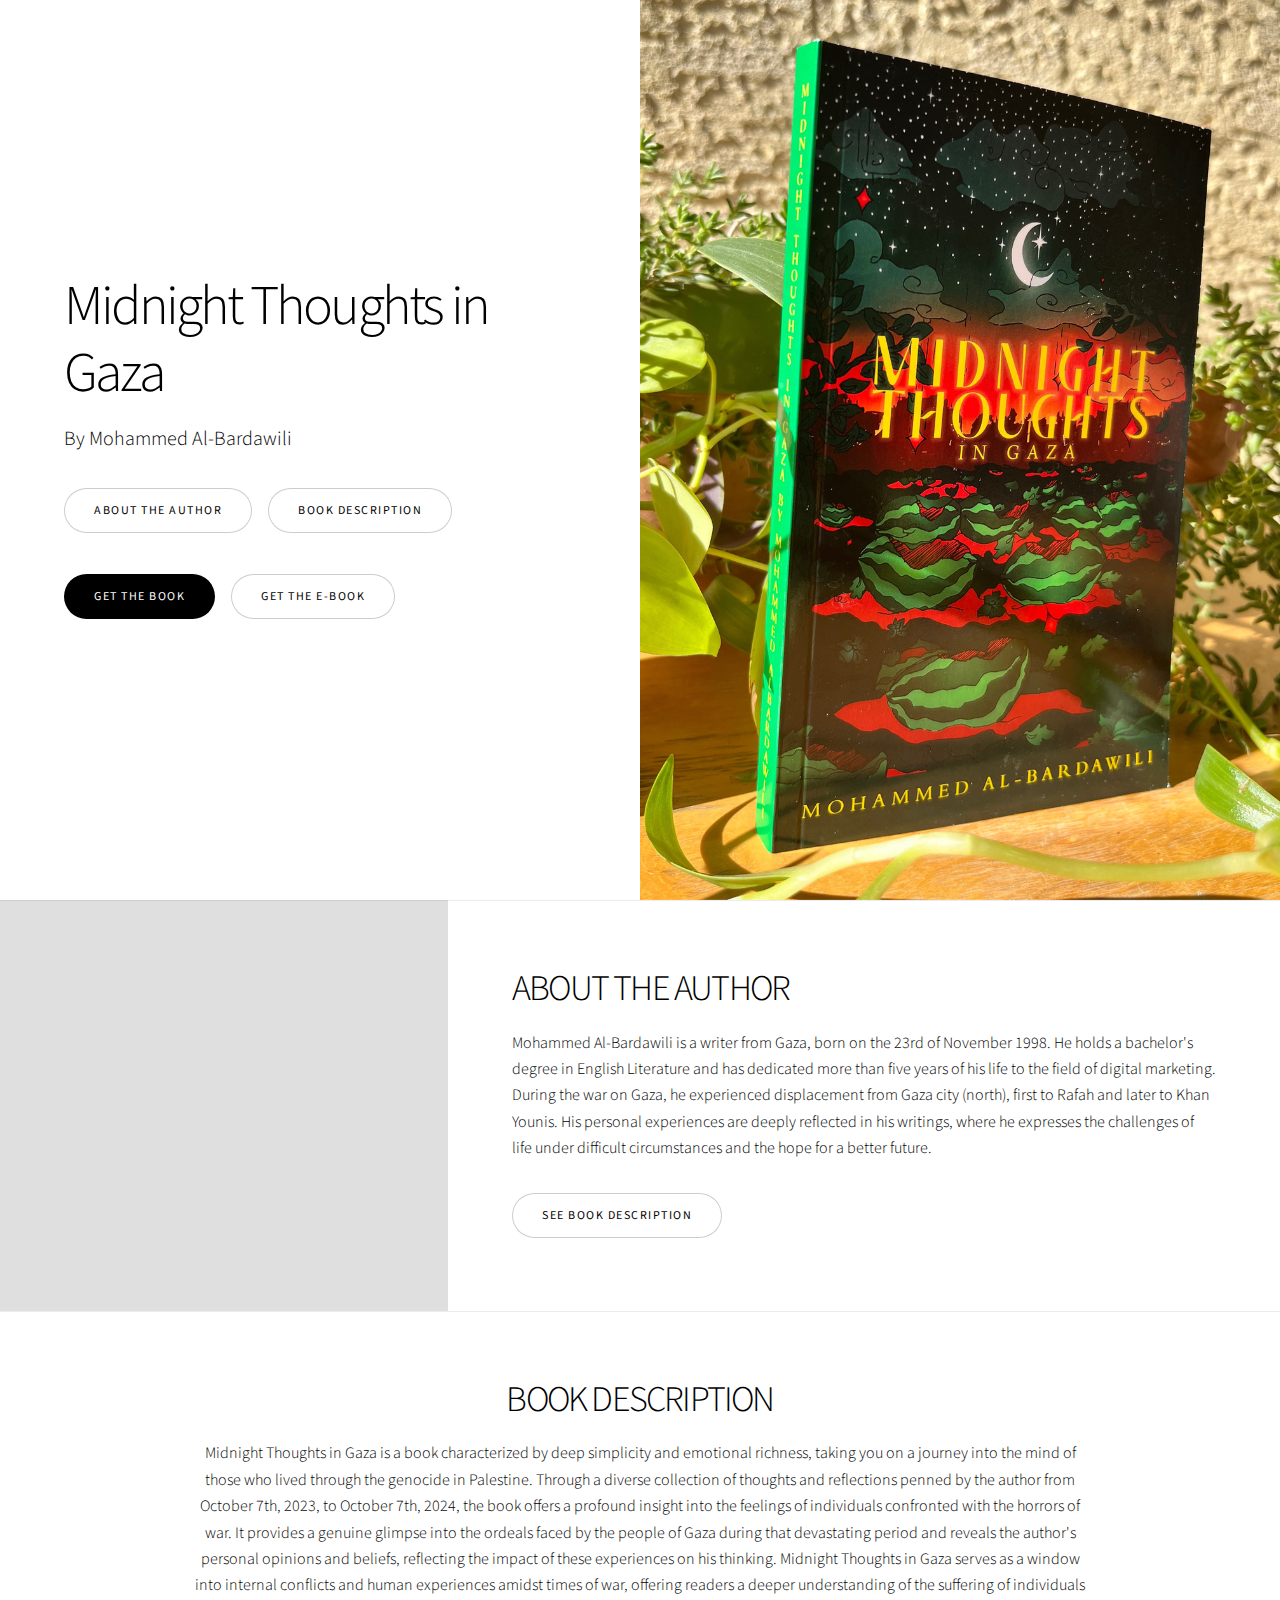
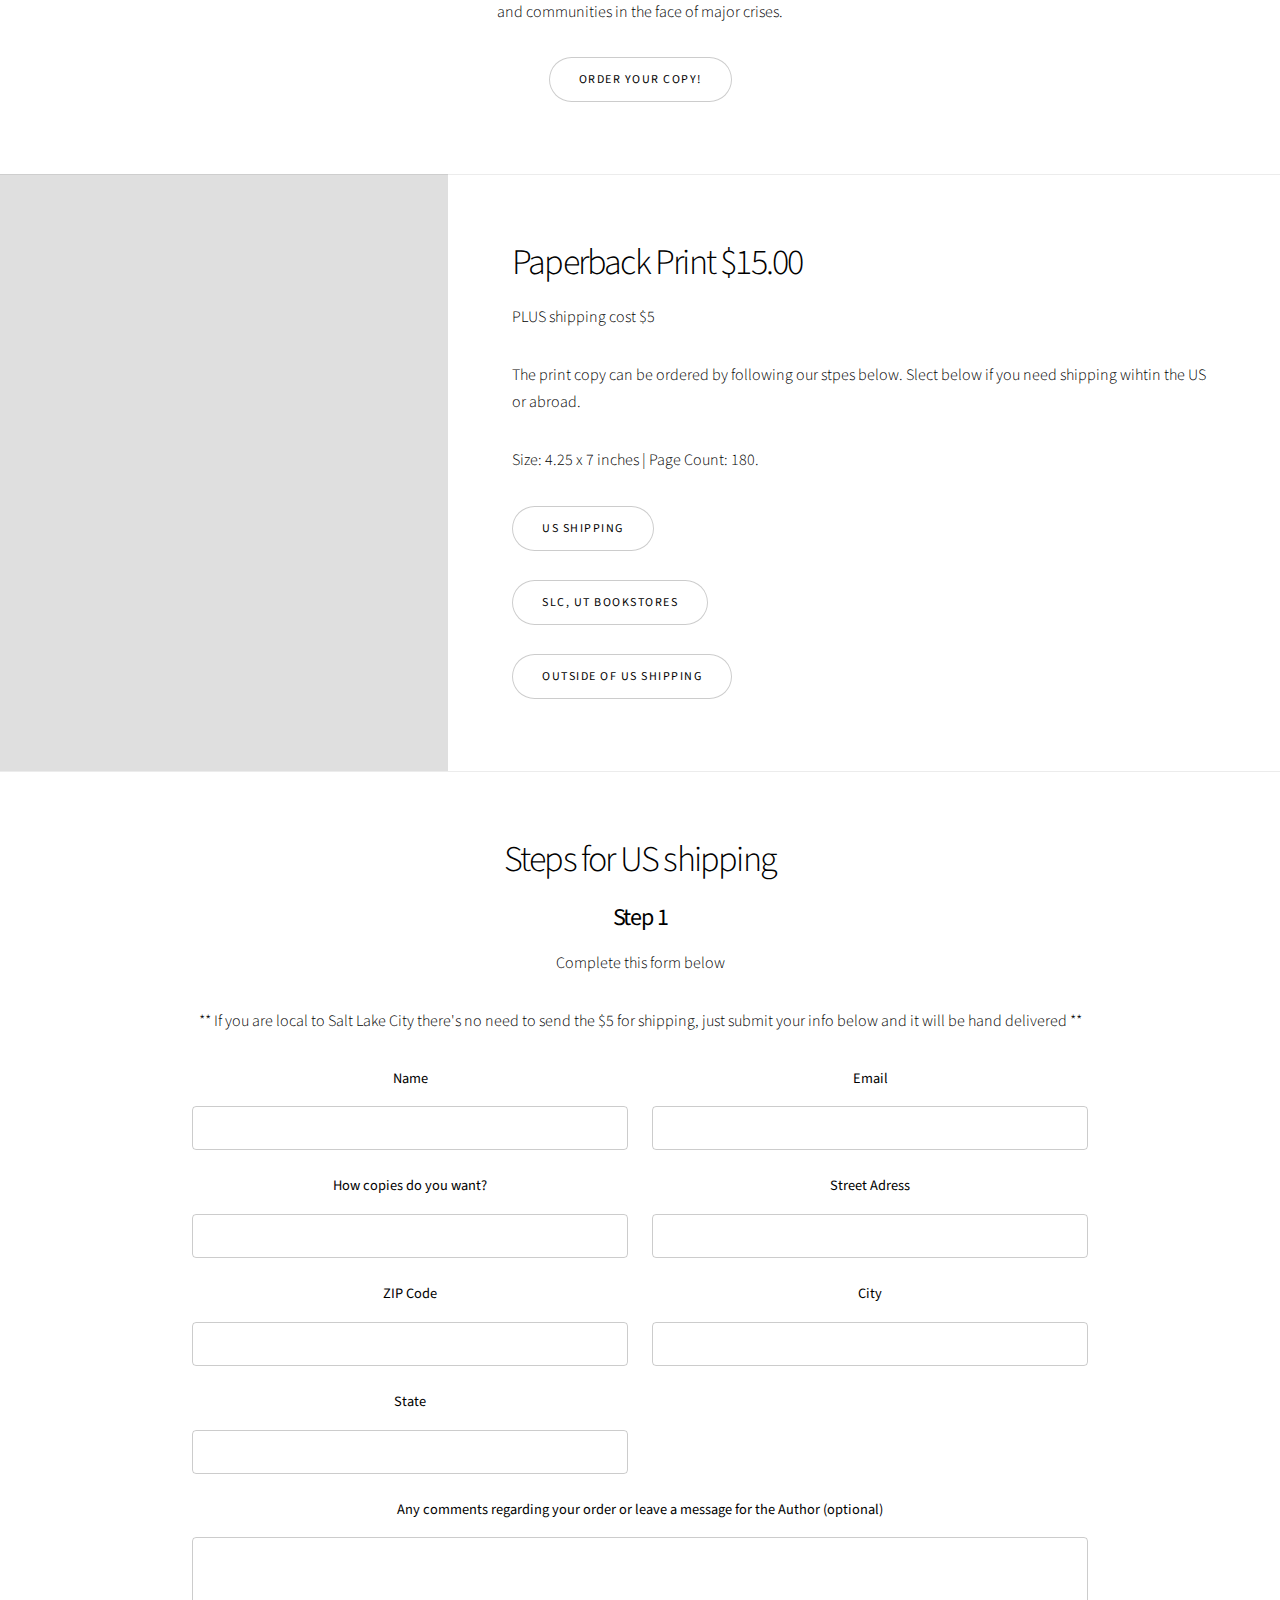
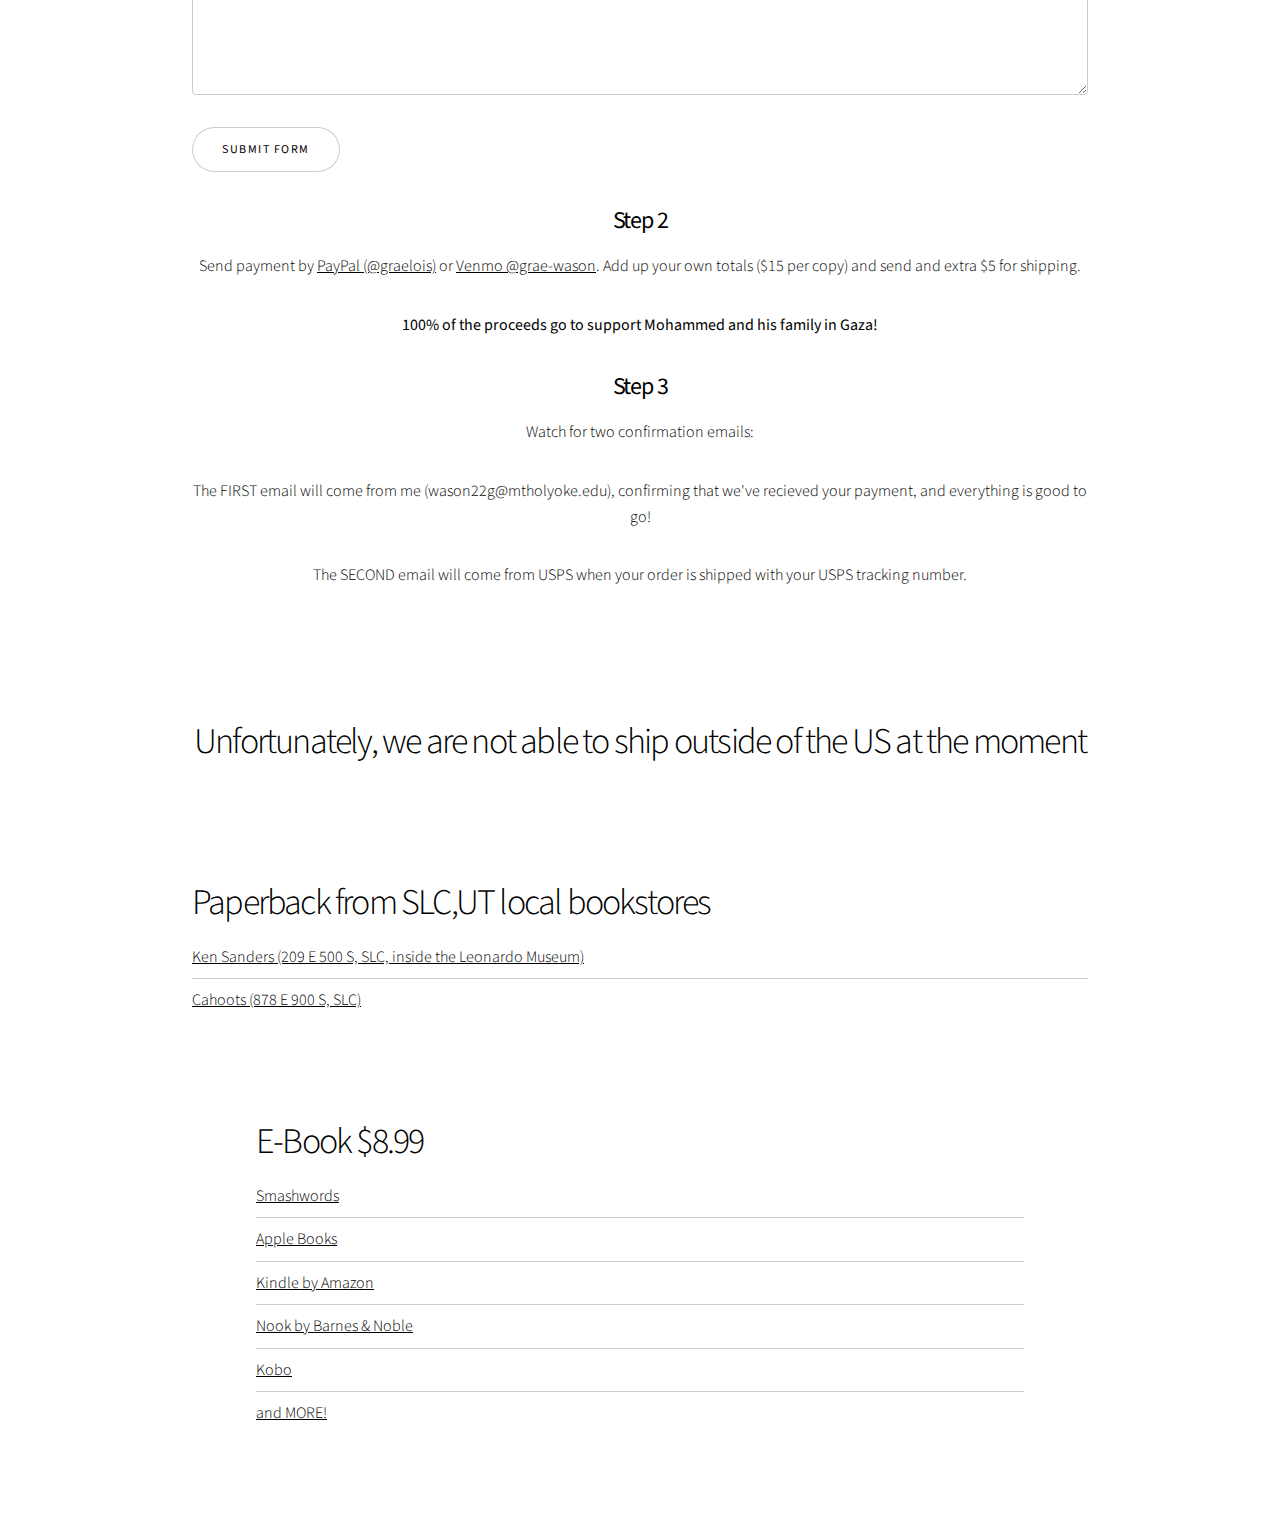
<file: index.html>
<!DOCTYPE HTML>
<!--
	Story by HTML5 UP
	html5up.net | @ajlkn
	Free for personal and commercial use under the CCA 3.0 license (html5up.net/license)
-->
<html>
	<head>
		<title>Midnight Thoughts In Gaza</title>
		<meta charset="utf-8" />
		<meta name="viewport" content="width=device-width, initial-scale=1, user-scalable=no" />
		<link rel="stylesheet" href="assets/css/main.css" />
		<noscript><link rel="stylesheet" href="assets/css/noscript.css" /></noscript>
		<link rel="stylesheet" herf="Google Sheet.css"
	</head>
	<body class="is-preload">

		<!-- Wrapper -->
			<div id="wrapper" class="divided">

				<!-- Home -->
					<section class="banner style1 orient-left content-align-left image-position-middle fullscreen onload-image-fade-in onload-content-fade-right">
						<div class="content">
							<h1>Midnight Thoughts in Gaza</h1>
							<p class="major">By Mohammed Al-Bardawili</p>
							<ul class="actions">
								<li><a href="#first" class="button  smooth-scroll-middle">About the author</a></li>
								<li><a href="#second" class="button smooth-scroll-middle">Book Description</a></li>
							</ul>
							<ul class="actions">
								<li><a href="#third" class="button primary  smooth-scroll-middle">Get the book</a></li>
								<li><a href="#seventh" class="button  smooth-scroll-middle">Get the E-book</a></li>
							</ul>
						</div>
						<div class="image">
							<img src="images/spotlight02.png" alt="" />
						</div>
					</section>

				<!-- Fist -->
					<section class="spotlight style1 orient-right content-align-left image-position-left onscroll-image-fade-in" id="first">
						<div class="content">
							<h2>ABOUT THE AUTHOR</h2>
							<p>Mohammed Al-Bardawili is a writer from Gaza, born on the 23rd of November 1998. He holds a bachelor's degree in English Literature and has dedicated more than five years of his life to the field of digital marketing. During the war on Gaza, he experienced displacement from Gaza city (north), first to Rafah and later to Khan Younis. His personal experiences are deeply reflected in his writings, where he expresses the challenges of life under difficult circumstances and the hope for a better future.</p>
							<ul class="actions stacked">
								<li><a href="#second" class="button smooth-scroll-middle">SEE BOOK DESCRIPTION</a></li>
							</ul>
						</div>
						<div class="image">
							<img src="images/spotlight01.png" alt="" />
						</div>
					</section>

				<!-- Second -->
					<section class="wrapper style1 align-center" id="second">
						<div class="inner">
							<div class="content">
								<h2>BOOK DESCRIPTION</h2>
								<p>Midnight Thoughts in Gaza is a book characterized by deep simplicity and emotional richness, taking you on a journey into the mind of those who lived through the genocide in Palestine. Through a diverse collection of thoughts and reflections penned by the author from October 7th, 2023, to October 7th, 2024, the book offers a profound insight into the feelings of individuals confronted with the horrors of war. It provides a genuine glimpse into the ordeals faced by the people of Gaza during that devastating period and reveals the author's personal opinions and beliefs, reflecting the impact of these experiences on his thinking. Midnight Thoughts in Gaza serves as a window into internal conflicts and human experiences amidst times of war, offering readers a deeper understanding of the suffering of individuals and communities in the face of major crises.</p>
								<ul class="actions stacked">
									<li><a href="#third" class="button smooth-scroll-middle">Order your copy!</a></li>
								</ul>
							</div>
						</div>
						<!-- <div class="image">
							<img src="images/spotlight02.png" alt="" />
						</div> -->
					</section>

				<!-- Third -->
					<section class="spotlight style1 orient-right content-align-left image-position-center onscroll-image-fade-in" id="third">
						<div class="content">
							<h2> Paperback Print $15.00 </h2>
							<p> PLUS shipping cost $5</p>
							<p>The print copy can be ordered by following our stpes below. Slect below if you need shipping wihtin the US or abroad.</p>
							<p>Size: 4.25 x 7 inches | Page Count: 180.</p>
							<ul class="actions stacked">
								<li><a href="#fourth" class="button smooth-scroll">US shipping</a></li>
								<li><a href="#sixth" class="button smooth-scroll">SLC, UT Bookstores</a></li>

							<!-- </ul>
							<ul class="actions stacked"> -->
								<li><a href="#fifth" class="button smooth-scroll">outside of US shipping</a></li>
							</ul>
						</div>
						<div class="image">
							<img src="images/spotlight02.png" alt="" />
						</div>
					</section>

				<!-- Fourth -->
					<section class="wrapper style1 align-center" id="fourth">
						<div class="inner">
							<div class="content">
								<h2>Steps for US shipping</h2>
								<h3><b>Step 1</b></h3>
								<p>Complete this form below </p>
								<p>** If you are local to Salt Lake City there's no need to send the $5 for shipping, just submit your info below and it will be hand delivered **</p>


				<!--Form -->
								<form method="post" action="" name="contact-form">
									<div class="fields">
										<div class="field half">
											<label for="name">Name</label>
											<input type="text" name="name" id="name" value="" />
										</div>

										<div class="field half">
											<label for="email">Email</label>
											<input type="email" name="email" id="email" value="" />
										</div>
										
										<div class="field half">
											<label for="count">How copies do you want?</label>
											<input type="text" name="count" id="count" value="" />
										</div>
										
										<div class="field half">
											<label for="street">Street Adress</label>
											<input type="text" name="street" id="street" value="" />
										</div>

										<div class="field half">
											<label for="zip">ZIP Code</label>
											<input type="text" name="zip" id="zip" value="" />
										</div>

										<div class="field half">
											<label for="city">City</label>
											<input type="text" name="city" id="city" value="" />
										</div>

										<div class="field half">
											<label for="state">State</label>
											<input type="text" name="state" id="state" value="" />
										</div>

										<div class="field">
											<label for="message">Any comments regarding your order or leave a message for the Author (optional)</label>
											<textarea name="message" id="message" rows="5" ></textarea>
										</div>
									</div>
									<ul class="actions">
										<li><input type="submit" name="submit" id="submit" value="Submit Form" /></li>
									</ul>
								</form>
							</div>						
						<script src="Google Sheet.js"></script>


<!--									<div class="field">
										<label for="message">Any comments regarding your order or leave a message for the Author (optional)</label>
										<textarea name="message" id="message" rows="4"></textarea>
									</div> -->

<!--									<div class="field half">
										<input type="checkbox" id="copy" name="copy" />
										<label for="copy">Email me a copy of this message</label>
									</div> -->

<!--									<ul class="actions">
										<li><input type="submit" name="submit" id="submit" value="Submit Order" /></li>
									</ul> -->
							<div class="content">
								<h3><b>Step 2</b></h3>
								<p>Send payment by <a href="https://paypal.me/graelois?country.x=US&locale.x=en_US">PayPal (@graelois)</a> or <a href="https://venmo.com/u/Grae-Wason">Venmo @grae-wason</a>. Add up your own totals ($15 per copy) and send and extra $5 for shipping.
								<p><b>100% of the proceeds go to support Mohammed and his family in Gaza!</b></p>
							<!-- insert button-->
								<h3><b>Step 3</b></h3>
								<p>Watch for two confirmation emails: </p>
								<p>The FIRST email will come from me (wason22g@mtholyoke.edu), confirming that we've recieved your payment, and everything is good to go! </p>
								<p>The SECOND email will come from USPS when your order is shipped with your USPS tracking number.</p>
							</div>
						</div>

				<!-- Fifth -->
					<section class="wrapper style1 align-center" id="fifth">
						<div class="inner">
							<div class="content">
								<h2>Unfortunately, we are not able to ship outside of the US at the moment</h2>
							</div>
						</div>
						<!-- 		<h3><b>Step 1</b></h3>
								<p>Complete this form below </p>  -->
					
				<!--Form
								<form method="post" action="" name="contact-form">
									<div class="fields">
										<div class="field half">
											<label for="name">Name</label>
											<input type="text" name="name" id="name" value="" />
										</div>

										<div class="field half">
											<label for="email">Email</label>
											<input type="email" name="email" id="email" value="" />
										</div>
										
										<div class="field half">
											<label for="count">How copies do you want?</label>
											<input type="text" name="count" id="count" value="" />
										</div>
										
										<div class="field half">
											<label for="street">Street Adress (as it should appear on postage)</label>
											<input type="text" name="street" id="street" value="" />
										</div>

										<div class="field half">
											<label for="zip">ZIP Code</label>
											<input type="text" name="zip" id="zip" value="" />
										</div>

										<div class="field half">
											<label for="city">City</label>
											<input type="text" name="city" id="city" value="" />
										</div>

										<div class="field half">
											<label for="state">Provence/State</label>
											<input type="text" name="state" id="state" value="" />
										</div>

										<div class="field half">
											<label for="country">Country</label>
											<input type="text" name="country" id="country" value="" />
										</div>

										<div class="field">
											<label for="message">Any comments regarding your order or leave a message for the Author (optional)</label>
											<textarea name="message" id="message" rows="5" ></textarea>
										</div>
									</div>
									<ul class="actions">
										<li><input type="submit" name="submit" id="submit" value="Submit Form" /></li>
									</ul>
								</form>
							</div>						
						<script src="Google Sheet.js"></script>
					 -->

<!--									<div class="field">
										<label for="message">Any comments regarding your order or leave a message for the Author (optional)</label>
										<textarea name="message" id="message" rows="4"></textarea>
									</div> -->

<!--									<div class="field half">
										<input type="checkbox" id="copy" name="copy" />
										<label for="copy">Email me a copy of this message</label>
									</div> -->

<!--									<ul class="actions">
										<li><input type="submit" name="submit" id="submit" value="Submit Order" /></li>
									</ul> -->
						<!--	<div class="content">
								<h3><b>Step 2</b></h3>
								<p>Send payment by <a href="https://paypal.me/graelois?country.x=US&locale.x=en_US">PayPal</a> or <a href="https://venmo.com/u/Grae-Wason">Venmo</a>. Add up your own totals ($15 per copy) and send and extra $2-5 for shipping.
								<p>(If you choose to send more than $2 for shipping, we will use those extra bucks to help ship to people ordering from abroad, THANK YOU!)</p>
								<p><b>100% of the proceeds go to support Mohammed and his family in Gaza!</b></p>
							<!-- insert button-->
						<!--		<h3><b>Step 3</b></h3>
								<p>Watch for two confirmation emails: </p>
								<p>The FIRST email will come from me (wason22g@mtholyoke.edu), confirming that we've recieved your payment, and everything is good to go! </p>
								<p>The SECOND email will come from USPS when your order is shipped with your USPS tracking number.</p>
							</div>
						</div>
				<!-- Sixth -->
						<section class="spotlight style1 orient-right content-align-left image-position-center onscroll-image-fade-in" id="sixth">
							<div class="content">
						<h2>Paperback from SLC,UT local bookstores</h2>
						<ul class="alt">
							<li><a href="https://www.kensandersbooks.com/pages/books/67984/mohammed-al-bardawili/midnight-thoughts-in-gaza">Ken Sanders (209 E 500 S, SLC, inside the Leonardo Museum)</a></li>
							<li><a href="https://www.facebook.com/cahoots.cards/">Cahoots (878 E 900 S, SLC)</a></li>
						</ul>
				<!-- Sixth -->
						<section class="spotlight style1 orient-right content-align-left image-position-center onscroll-image-fade-in" id="seventh">
							<div class="content">
						<h2>E-Book $8.99</h2>
						<ul class="alt">
							<li><a href="https://www.smashwords.com/books/view/1635164">Smashwords</a></li>
							<li><a href="https://books.apple.com/us/book/midnight-thoughts-in-gaza/id6737133366">Apple Books</a></li>
							<li><a href="https://www.amazon.com/gp/product/B0DNV7K36P?tag=books2read02-20">Kindle by Amazon</a></li>
							<li><a href="https://www.barnesandnoble.com/w/midnight-thoughts-in-gaza-mohammed-al-bardawili/1146275041;jsessionid=D9C14B0E67322ABB3D16446FDC908973.prodny_store02-atgap10?ean=2940180895523">Nook by Barnes & Noble</a></li>
							<li><a href="https://www.kobo.com/us/en/ebook/midnight-thoughts-in-gaza-1">Kobo</a></li>
							<li><a href="https://books2read.com/u/4AM6Dq">and MORE!</a></li>
						</ul>
						<!-- this is for non list format-->
						<!--<p>The Ebook can be found on <a href="https://www.smashwords.com/books/view/1635164">Smashwords</a>,  <a href="https://books.apple.com/us/book/midnight-thoughts-in-gaza/id6737133366">Apple Books</a>, <a href="https://www.amazon.com/gp/product/B0DNV7K36P?tag=books2read02-20">Amazon Kindle</a>, <a href="https://www.barnesandnoble.com/w/midnight-thoughts-in-gaza-mohammed-al-bardawili/1146275041;jsessionid=D9C14B0E67322ABB3D16446FDC908973.prodny_store02-atgap10?ean=2940180895523">Nook by Barnes & Noble</a>, and <a href="https://www.kobo.com/us/en/ebook/midnight-thoughts-in-gaza-1">Kobo</a>! </p> -->

						<!-- Gallery 
							<div class="gallery style2 medium lightbox onscroll-fade-in">
								<article>
									<a href="images/gallery/fulls/01.jpg" class="image">
										<img src="images/gallery/thumbs/01.jpg" alt="" />
									</a>
									<div class="caption">
										<h3>Ipsum Dolor</h3>
										<p>Lorem ipsum dolor amet, consectetur magna etiam elit. Etiam sed ultrices.</p>
										<ul class="actions fixed">
											<li><span class="button small">Details</span></li>
										</ul>
									</div>
								</article>
								<article>
									<a href="images/gallery/fulls/02.jpg" class="image">
										<img src="images/gallery/thumbs/02.jpg" alt="" />
									</a>
									<div class="caption">
										<h3>Feugiat Lorem</h3>
										<p>Lorem ipsum dolor amet, consectetur magna etiam elit. Etiam sed ultrices.</p>
										<ul class="actions fixed">
											<li><span class="button small">Details</span></li>
										</ul>
									</div>
								</article>
								<article>
									<a href="images/gallery/fulls/03.jpg" class="image">
										<img src="images/gallery/thumbs/03.jpg" alt="" />
									</a>
									<div class="caption">
										<h3>Magna Amet</h3>
										<p>Lorem ipsum dolor amet, consectetur magna etiam elit. Etiam sed ultrices.</p>
										<ul class="actions fixed">
											<li><span class="button small">Details</span></li>
										</ul>
									</div>
								</article>
								<article>
									<a href="images/gallery/fulls/04.jpg" class="image">
										<img src="images/gallery/thumbs/04.jpg" alt="" />
									</a>
									<div class="caption">
										<h3>Sed Tempus</h3>
										<p>Lorem ipsum dolor amet, consectetur magna etiam elit. Etiam sed ultrices.</p>
										<ul class="actions fixed">
											<li><span class="button small">Details</span></li>
										</ul>
									</div>
								</article>
								<article>
									<a href="images/gallery/fulls/05.jpg" class="image">
										<img src="images/gallery/thumbs/05.jpg" alt="" />
									</a>
									<div class="caption">
										<h3>Ultrices Magna</h3>
										<p>Lorem ipsum dolor amet, consectetur magna etiam elit. Etiam sed ultrices.</p>
										<ul class="actions fixed">
											<li><span class="button small">Details</span></li>
										</ul>
									</div>
								</article>
								<article>
									<a href="images/gallery/fulls/06.jpg" class="image">
										<img src="images/gallery/thumbs/06.jpg" alt="" />
									</a>
									<div class="caption">
										<h3>Sed Tempus</h3>
										<p>Lorem ipsum dolor amet, consectetur magna etiam elit. Etiam sed ultrices.</p>
										<ul class="actions fixed">
											<li><span class="button small">Details</span></li>
										</ul>
									</div>
								</article>
								<article>
									<a href="images/gallery/fulls/07.jpg" class="image">
										<img src="images/gallery/thumbs/07.jpg" alt="" />
									</a>
									<div class="caption">
										<h3>Ipsum Lorem</h3>
										<p>Lorem ipsum dolor amet, consectetur magna etiam elit. Etiam sed ultrices.</p>
										<ul class="actions fixed">
											<li><span class="button small">Details</span></li>
										</ul>
									</div>
								</article>
								<article>
									<a href="images/gallery/fulls/08.jpg" class="image">
										<img src="images/gallery/thumbs/08.jpg" alt="" />
									</a>
									<div class="caption">
										<h3>Magna Risus</h3>
										<p>Lorem ipsum dolor amet, consectetur magna etiam elit. Etiam sed ultrices.</p>
										<ul class="actions fixed">
											<li><span class="button small">Details</span></li>
										</ul>
									</div>
								</article>
								<article>
									<a href="images/gallery/fulls/09.jpg" class="image">
										<img src="images/gallery/thumbs/09.jpg" alt="" />
									</a>
									<div class="caption">
										<h3>Tempus Dolor</h3>
										<p>Lorem ipsum dolor amet, consectetur magna etiam elit. Etiam sed ultrices.</p>
										<ul class="actions fixed">
											<li><span class="button small">Details</span></li>
										</ul>
									</div>
								</article>
								<article>
									<a href="images/gallery/fulls/10.jpg" class="image">
										<img src="images/gallery/thumbs/10.jpg" alt="" />
									</a>
									<div class="caption">
										<h3>Sed Etiam</h3>
										<p>Lorem ipsum dolor amet, consectetur magna etiam elit. Etiam sed ultrices.</p>
										<ul class="actions fixed">
											<li><span class="button small">Details</span></li>
										</ul>
									</div>
								</article>
								<article>
									<a href="images/gallery/fulls/11.jpg" class="image">
										<img src="images/gallery/thumbs/11.jpg" alt="" />
									</a>
									<div class="caption">
										<h3>Magna Lorem</h3>
										<p>Lorem ipsum dolor amet, consectetur magna etiam elit. Etiam sed ultrices.</p>
										<ul class="actions fixed">
											<li><span class="button small">Details</span></li>
										</ul>
									</div>
								</article>
								<article>
									<a href="images/gallery/fulls/12.jpg" class="image">
										<img src="images/gallery/thumbs/12.jpg" alt="" />
									</a>
									<div class="caption">
										<h3>Ipsum Dolor</h3>
										<p>Lorem ipsum dolor amet, consectetur magna etiam elit. Etiam sed ultrices.</p>
										<ul class="actions fixed">
											<li><span class="button small">Details</span></li>
										</ul>
									</div>
								</article>
							</div>

					</section>


				<!-- Seven -->
		<!--			<section class="wrapper style1 align-center" id="first">
						<div class="inner medium">
							<h2>Get in touch</h2>
							<form method="post" action="#">
								<div class="fields">
									<div class="field half">
										<label for="name">Name</label>
										<input type="text" name="name" id="name" value="" />
									</div>
									<div class="field half">
										<label for="email">Email</label>
										<input type="email" name="email" id="email" value="" />
									</div>
									<div class="field">
										<label for="message">Enter your shipping address</label>
										<textarea name="message" id="message" rows="6"></textarea>
									</div>
									<div class="field">
										<label for="message">Message</label>
										<textarea name="message" id="message" rows="6"></textarea>
								</div>
								<ul class="actions special">
									<li><input type="submit" name="submit" id="submit" value="Send Message" /></li>
								</ul>
							</form>

						</div>
					</section>
-->
				<!-- Footer -->
				<!--	<footer class="wrapper style1 align-center">
						<div class="inner">
							<ul class="icons">
								<li><a href="#" class="icon brands style2 fa-twitter"><span class="label">Twitter</span></a></li>
								<li><a href="#" class="icon brands style2 fa-facebook-f"><span class="label">Facebook</span></a></li>
								<li><a href="#" class="icon brands style2 fa-instagram"><span class="label">Instagram</span></a></li>
								<li><a href="#" class="icon brands style2 fa-linkedin-in"><span class="label">LinkedIn</span></a></li>
								<li><a href="#" class="icon style2 fa-envelope"><span class="label">Email</span></a></li>
							</ul>
							<p>&copy; Untitled. Design: <a href="https://html5up.net">HTML5 UP</a>.</p>
						</div>
					</footer>-->

			</div>

		<!-- Scripts -->
			<script src="assets/js/jquery.min.js"></script>
			<script src="assets/js/jquery.scrollex.min.js"></script>
			<script src="assets/js/jquery.scrolly.min.js"></script>
			<script src="assets/js/browser.min.js"></script>
			<script src="assets/js/breakpoints.min.js"></script>
			<script src="assets/js/util.js"></script>
			<script src="assets/js/main.js"></script>

	</body>
</html>
</file>
<file: assets/css/noscript.css>
/*
	Story by HTML5 UP
	html5up.net | @ajlkn
	Free for personal and commercial use under the CCA 3.0 license (html5up.net/license)
*/

/* Banner (transitions) */

	.banner.onload-content-fade-up .content {
		-moz-transition: none;
		-webkit-transition: none;
		-ms-transition: none;
		transition: none;
	}

	body.is-preload .banner.onload-content-fade-up .content {
		-moz-transform: none;
		-webkit-transform: none;
		-ms-transform: none;
		transform: none;
		opacity: 1;
	}

	.banner.onload-content-fade-down .content {
		-moz-transition: none;
		-webkit-transition: none;
		-ms-transition: none;
		transition: none;
	}

	body.is-preload .banner.onload-content-fade-down .content {
		-moz-transform: none;
		-webkit-transform: none;
		-ms-transform: none;
		transform: none;
		opacity: 1;
	}

	.banner.onload-content-fade-left .content {
		-moz-transition: none;
		-webkit-transition: none;
		-ms-transition: none;
		transition: none;
	}

	body.is-preload .banner.onload-content-fade-left .content {
		-moz-transform: none;
		-webkit-transform: none;
		-ms-transform: none;
		transform: none;
		opacity: 1;
	}

	.banner.onload-content-fade-right .content {
		-moz-transition: none;
		-webkit-transition: none;
		-ms-transition: none;
		transition: none;
	}

	body.is-preload .banner.onload-content-fade-right .content {
		-moz-transform: none;
		-webkit-transform: none;
		-ms-transform: none;
		transform: none;
		opacity: 1;
	}

	.banner.onload-content-fade-in .content {
		-moz-transition: none;
		-webkit-transition: none;
		-ms-transition: none;
		transition: none;
	}

	body.is-preload .banner.onload-content-fade-in .content {
		-moz-transform: none;
		-webkit-transform: none;
		-ms-transform: none;
		transform: none;
		opacity: 1;
	}

	.banner.onload-image-fade-up .image {
		-moz-transition: none;
		-webkit-transition: none;
		-ms-transition: none;
		transition: none;
	}

		.banner.onload-image-fade-up .image img {
			-moz-transition: none;
			-webkit-transition: none;
			-ms-transition: none;
			transition: none;
		}

	body.is-preload .banner.onload-image-fade-up .image {
		-moz-transform: none;
		-webkit-transform: none;
		-ms-transform: none;
		transform: none;
		opacity: 1;
	}

		body.is-preload .banner.onload-image-fade-up .image img {
			opacity: 1;
		}

	.banner.onload-image-fade-down .image {
		-moz-transition: none;
		-webkit-transition: none;
		-ms-transition: none;
		transition: none;
	}

		.banner.onload-image-fade-down .image img {
			-moz-transition: none;
			-webkit-transition: none;
			-ms-transition: none;
			transition: none;
		}

	body.is-preload .banner.onload-image-fade-down .image {
		-moz-transform: none;
		-webkit-transform: none;
		-ms-transform: none;
		transform: none;
		opacity: 1;
	}

		body.is-preload .banner.onload-image-fade-down .image img {
			opacity: 1;
		}

	.banner.onload-image-fade-left .image {
		-moz-transition: none;
		-webkit-transition: none;
		-ms-transition: none;
		transition: none;
	}

		.banner.onload-image-fade-left .image img {
			-moz-transition: none;
			-webkit-transition: none;
			-ms-transition: none;
			transition: none;
		}

	body.is-preload .banner.onload-image-fade-left .image {
		-moz-transform: none;
		-webkit-transform: none;
		-ms-transform: none;
		transform: none;
		opacity: 1;
	}

		body.is-preload .banner.onload-image-fade-left .image img {
			opacity: 1;
		}

	.banner.onload-image-fade-right .image {
		-moz-transition: none;
		-webkit-transition: none;
		-ms-transition: none;
		transition: none;
	}

		.banner.onload-image-fade-right .image img {
			-moz-transition: none;
			-webkit-transition: none;
			-ms-transition: none;
			transition: none;
		}

	body.is-preload .banner.onload-image-fade-right .image {
		-moz-transform: none;
		-webkit-transform: none;
		-ms-transform: none;
		transform: none;
		opacity: 1;
	}

		body.is-preload .banner.onload-image-fade-right .image img {
			opacity: 1;
		}

	.banner.onload-image-fade-in .image img {
		-moz-transition: none;
		-webkit-transition: none;
		-ms-transition: none;
		transition: none;
	}

	body.is-preload .banner.onload-image-fade-in .image img {
		opacity: 1;
	}

	.banner.onscroll-content-fade-up .content {
		-moz-transition: none;
		-webkit-transition: none;
		-ms-transition: none;
		transition: none;
	}

	.banner.onscroll-content-fade-up.is-inactive .content {
		-moz-transform: none;
		-webkit-transform: none;
		-ms-transform: none;
		transform: none;
		opacity: 1;
	}

	.banner.onscroll-content-fade-down .content {
		-moz-transition: none;
		-webkit-transition: none;
		-ms-transition: none;
		transition: none;
	}

	.banner.onscroll-content-fade-down.is-inactive .content {
		-moz-transform: none;
		-webkit-transform: none;
		-ms-transform: none;
		transform: none;
		opacity: 1;
	}

	.banner.onscroll-content-fade-left .content {
		-moz-transition: none;
		-webkit-transition: none;
		-ms-transition: none;
		transition: none;
	}

	.banner.onscroll-content-fade-left.is-inactive .content {
		-moz-transform: none;
		-webkit-transform: none;
		-ms-transform: none;
		transform: none;
		opacity: 1;
	}

	.banner.onscroll-content-fade-right .content {
		-moz-transition: none;
		-webkit-transition: none;
		-ms-transition: none;
		transition: none;
	}

	.banner.onscroll-content-fade-right.is-inactive .content {
		-moz-transform: none;
		-webkit-transform: none;
		-ms-transform: none;
		transform: none;
		opacity: 1;
	}

	.banner.onscroll-content-fade-in .content {
		-moz-transition: none;
		-webkit-transition: none;
		-ms-transition: none;
		transition: none;
	}

	.banner.onscroll-content-fade-in.is-inactive .content {
		-moz-transform: none;
		-webkit-transform: none;
		-ms-transform: none;
		transform: none;
		opacity: 1;
	}

	.banner.onscroll-image-fade-up .image {
		-moz-transition: none;
		-webkit-transition: none;
		-ms-transition: none;
		transition: none;
	}

		.banner.onscroll-image-fade-up .image img {
			-moz-transition: none;
			-webkit-transition: none;
			-ms-transition: none;
			transition: none;
		}

	.banner.onscroll-image-fade-up.is-inactive .image {
		-moz-transform: none;
		-webkit-transform: none;
		-ms-transform: none;
		transform: none;
		opacity: 1;
	}

		.banner.onscroll-image-fade-up.is-inactive .image img {
			opacity: 1;
		}

	.banner.onscroll-image-fade-down .image {
		-moz-transition: none;
		-webkit-transition: none;
		-ms-transition: none;
		transition: none;
	}

		.banner.onscroll-image-fade-down .image img {
			-moz-transition: none;
			-webkit-transition: none;
			-ms-transition: none;
			transition: none;
		}

	.banner.onscroll-image-fade-down.is-inactive .image {
		-moz-transform: none;
		-webkit-transform: none;
		-ms-transform: none;
		transform: none;
		opacity: 1;
	}

		.banner.onscroll-image-fade-down.is-inactive .image img {
			opacity: 1;
		}

	.banner.onscroll-image-fade-left .image {
		-moz-transition: none;
		-webkit-transition: none;
		-ms-transition: none;
		transition: none;
	}

		.banner.onscroll-image-fade-left .image img {
			-moz-transition: none;
			-webkit-transition: none;
			-ms-transition: none;
			transition: none;
		}

	.banner.onscroll-image-fade-left.is-inactive .image {
		-moz-transform: none;
		-webkit-transform: none;
		-ms-transform: none;
		transform: none;
		opacity: 1;
	}

		.banner.onscroll-image-fade-left.is-inactive .image img {
			opacity: 1;
		}

	.banner.onscroll-image-fade-right .image {
		-moz-transition: none;
		-webkit-transition: none;
		-ms-transition: none;
		transition: none;
	}

		.banner.onscroll-image-fade-right .image img {
			-moz-transition: none;
			-webkit-transition: none;
			-ms-transition: none;
			transition: none;
		}

	.banner.onscroll-image-fade-right.is-inactive .image {
		-moz-transform: none;
		-webkit-transform: none;
		-ms-transform: none;
		transform: none;
		opacity: 1;
	}

		.banner.onscroll-image-fade-right.is-inactive .image img {
			opacity: 1;
		}

	.banner.onscroll-image-fade-in .image img {
		-moz-transition: none;
		-webkit-transition: none;
		-ms-transition: none;
		transition: none;
	}

	.banner.onscroll-image-fade-in.is-inactive .image img {
		opacity: 1;
	}
</file>
<file: assets/css/main.css>
@import url(fontawesome-all.min.css);
@import url("https://fonts.googleapis.com/css?family=Source+Sans+Pro:300,300i,400,400i");

/*
	Story by HTML5 UP
	html5up.net | @ajlkn
	Free for personal and commercial use under the CCA 3.0 license (html5up.net/license)
*/

html, body, div, span, applet, object,
iframe, h1, h2, h3, h4, h5, h6, p, blockquote,
pre, a, abbr, acronym, address, big, cite,
code, del, dfn, em, img, ins, kbd, q, s, samp,
small, strike, strong, sub, sup, tt, var, b,
u, i, center, dl, dt, dd, ol, ul, li, fieldset,
form, label, legend, table, caption, tbody,
tfoot, thead, tr, th, td, article, aside,
canvas, details, embed, figure, figcaption,
footer, header, hgroup, menu, nav, output, ruby,
section, summary, time, mark, audio, video {
	margin: 0;
	padding: 0;
	border: 0;
	font-size: 100%;
	font: inherit;
	vertical-align: baseline;}

article, aside, details, figcaption, figure,
footer, header, hgroup, menu, nav, section {
	display: block;}

body {
	line-height: 1;
}

ol, ul {
	list-style: none;
}

blockquote, q {
	quotes: none;
}

	blockquote:before, blockquote:after, q:before, q:after {
		content: '';
		content: none;
	}

table {
	border-collapse: collapse;
	border-spacing: 0;
}

body {
	-webkit-text-size-adjust: none;
}

mark {
	background-color: transparent;
	color: inherit;
}

input::-moz-focus-inner {
	border: 0;
	padding: 0;
}

input, select, textarea {
	-moz-appearance: none;
	-webkit-appearance: none;
	-ms-appearance: none;
	appearance: none;
}

/* Basic */

	@-ms-viewport {
		width: device-width;
	}

	body {
		-ms-overflow-style: scrollbar;
	}

	@media screen and (max-width: 480px) {

		html, body {
			min-width: 320px;
		}

	}

	html {
		box-sizing: border-box;
	}

	*, *:before, *:after {
		box-sizing: inherit;
	}

	body {
		background: #ffffff;
	}

		body.is-preload *, body.is-preload *:before, body.is-preload *:after {
			-moz-animation: none !important;
			-webkit-animation: none !important;
			-ms-animation: none !important;
			animation: none !important;
			-moz-transition: none !important;
			-webkit-transition: none !important;
			-ms-transition: none !important;
			transition: none !important;
		}

/* Type */

	html {
		font-size: 18pt;
	}

		@media screen and (max-width: 1680px) {

			html {
				font-size: 14pt;
			}

		}

		@media screen and (max-width: 1280px) {

			html {
				font-size: 12pt;
			}

		}

		@media screen and (max-width: 736px) {

			html {
				font-size: 11pt;
			}

		}

		@media screen and (max-width: 360px) {

			html {
				font-size: 10pt;
			}

		}

	body {
		background-color: #ffffff;
		color: #000000;
	}

	body, input, select, textarea {
		font-family: "Source Sans Pro", Helvetica, sans-serif;
		font-size: 1rem;
		font-weight: 300;
		line-height: 1.65;
	}

	a {
		-moz-transition: color 0.2s ease-in-out;
		-webkit-transition: color 0.2s ease-in-out;
		-ms-transition: color 0.2s ease-in-out;
		transition: color 0.2s ease-in-out;
		text-decoration: underline;
	}

		a:hover {
			text-decoration: none;
		}

	strong, b {
		font-weight: 400;
	}

	em, i {
		font-style: italic;
	}

	p {
		margin: 0 0 2rem 0;
	}

		p.major {
			font-size: 1.25rem;
		}

	h1, h2, h3, h4, h5, h6 {
		font-weight: 300;
		line-height: 1.375;
		letter-spacing: -0.05em;
		margin: 0 0 1rem 0;
	}

		h1 a, h2 a, h3 a, h4 a, h5 a, h6 a {
			color: inherit;
			text-decoration: none;
		}

	h1 {
		font-size: 3.5rem;
		line-height: 1.2;
	}

	h2 {
		font-size: 2.25rem;
	}

	h3 {
		font-size: 1.5rem;
	}

	h4 {
		font-size: 1.1rem;
	}

	h5 {
		font-size: 0.9rem;
	}

	h6 {
		font-size: 0.7rem;
	}

	sub {
		font-size: 0.8rem;
		position: relative;
		top: 0.5rem;
	}

	sup {
		font-size: 0.8rem;
		position: relative;
		top: -0.5rem;
	}

	blockquote {
		border-left: solid 4px;
		font-style: italic;
		margin: 0 0 2rem 0;
		padding: 0.5rem 0 0.5rem 2rem;
	}

	code {
		border-radius: 4px;
		font-family: "Courier New", monospace;
		font-size: 0.9em;
		margin: 0 0.25rem;
		padding: 0.25rem 0.325rem;
	}

	pre {
		-webkit-overflow-scrolling: touch;
		font-family: "Courier New", monospace;
		font-size: 0.9em;
		margin: 0 0 2rem 0;
	}

		pre code {
			display: block;
			line-height: 1.5;
			padding: 0.75rem 1rem;
			overflow-x: auto;
		}

	hr {
		border: 0;
		border-bottom: solid 1px;
		margin: 2.5rem 0;
	}

		hr.major {
			margin: 3.5rem 0;
		}

	.align-left {
		text-align: left;
	}

	.align-center {
		text-align: center;
	}

	.align-right {
		text-align: right;
	}

	@media screen and (max-width: 736px) {

		p.major {
			font-size: 1.1rem;
		}

		h1 {
			font-size: 2.5rem;
		}

		h2 {
			font-size: 2rem;
		}

		h3 {
			font-size: 1.25rem;
		}

		h4 {
			font-size: 1rem;
		}

	}

	input, select, textarea {
		color: #000000;
	}

	a {
		color: #000000;
	}

		a:hover {
			color: #47D3E5;
		}

	strong, b {
		color: #000000;
	}

	h1, h2, h3, h4, h5, h6 {
		color: #000000;
	}

	blockquote {
		border-left-color: rgba(0, 0, 0, 0.2);
	}

	code {
		background: rgba(0, 0, 0, 0.05);
		border-color: rgba(0, 0, 0, 0.2);
	}

	hr {
		border-bottom-color: rgba(0, 0, 0, 0.2);
	}

/* Row */

	.row {
		display: flex;
		flex-wrap: wrap;
		box-sizing: border-box;
		align-items: stretch;
	}

		.row > * {
			box-sizing: border-box;
		}

		.row.gtr-uniform > * > :last-child {
			margin-bottom: 0;
		}

		.row.aln-left {
			justify-content: flex-start;
		}

		.row.aln-center {
			justify-content: center;
		}

		.row.aln-right {
			justify-content: flex-end;
		}

		.row.aln-top {
			align-items: flex-start;
		}

		.row.aln-middle {
			align-items: center;
		}

		.row.aln-bottom {
			align-items: flex-end;
		}

		.row > .imp {
			order: -1;
		}

		.row > .col-1 {
			width: 8.33333%;
		}

		.row > .off-1 {
			margin-left: 8.33333%;
		}

		.row > .col-2 {
			width: 16.66667%;
		}

		.row > .off-2 {
			margin-left: 16.66667%;
		}

		.row > .col-3 {
			width: 25%;
		}

		.row > .off-3 {
			margin-left: 25%;
		}

		.row > .col-4 {
			width: 33.33333%;
		}

		.row > .off-4 {
			margin-left: 33.33333%;
		}

		.row > .col-5 {
			width: 41.66667%;
		}

		.row > .off-5 {
			margin-left: 41.66667%;
		}

		.row > .col-6 {
			width: 50%;
		}

		.row > .off-6 {
			margin-left: 50%;
		}

		.row > .col-7 {
			width: 58.33333%;
		}

		.row > .off-7 {
			margin-left: 58.33333%;
		}

		.row > .col-8 {
			width: 66.66667%;
		}

		.row > .off-8 {
			margin-left: 66.66667%;
		}

		.row > .col-9 {
			width: 75%;
		}

		.row > .off-9 {
			margin-left: 75%;
		}

		.row > .col-10 {
			width: 83.33333%;
		}

		.row > .off-10 {
			margin-left: 83.33333%;
		}

		.row > .col-11 {
			width: 91.66667%;
		}

		.row > .off-11 {
			margin-left: 91.66667%;
		}

		.row > .col-12 {
			width: 100%;
		}

		.row > .off-12 {
			margin-left: 100%;
		}

		.row.gtr-0 {
			margin-top: 0;
			margin-left: 0rem;
		}

			.row.gtr-0 > * {
				padding: 0 0 0 0rem;
			}

			.row.gtr-0.gtr-uniform {
				margin-top: 0rem;
			}

				.row.gtr-0.gtr-uniform > * {
					padding-top: 0rem;
				}

		.row.gtr-25 {
			margin-top: 0;
			margin-left: -0.5rem;
		}

			.row.gtr-25 > * {
				padding: 0 0 0 0.5rem;
			}

			.row.gtr-25.gtr-uniform {
				margin-top: -0.5rem;
			}

				.row.gtr-25.gtr-uniform > * {
					padding-top: 0.5rem;
				}

		.row.gtr-50 {
			margin-top: 0;
			margin-left: -1rem;
		}

			.row.gtr-50 > * {
				padding: 0 0 0 1rem;
			}

			.row.gtr-50.gtr-uniform {
				margin-top: -1rem;
			}

				.row.gtr-50.gtr-uniform > * {
					padding-top: 1rem;
				}

		.row {
			margin-top: 0;
			margin-left: -2rem;
		}

			.row > * {
				padding: 0 0 0 2rem;
			}

			.row.gtr-uniform {
				margin-top: -2rem;
			}

				.row.gtr-uniform > * {
					padding-top: 2rem;
				}

		.row.gtr-150 {
			margin-top: 0;
			margin-left: -3rem;
		}

			.row.gtr-150 > * {
				padding: 0 0 0 3rem;
			}

			.row.gtr-150.gtr-uniform {
				margin-top: -3rem;
			}

				.row.gtr-150.gtr-uniform > * {
					padding-top: 3rem;
				}

		.row.gtr-200 {
			margin-top: 0;
			margin-left: -4rem;
		}

			.row.gtr-200 > * {
				padding: 0 0 0 4rem;
			}

			.row.gtr-200.gtr-uniform {
				margin-top: -4rem;
			}

				.row.gtr-200.gtr-uniform > * {
					padding-top: 4rem;
				}

		@media screen and (max-width: 1680px) {

			.row {
				display: flex;
				flex-wrap: wrap;
				box-sizing: border-box;
				align-items: stretch;
			}

				.row > * {
					box-sizing: border-box;
				}

				.row.gtr-uniform > * > :last-child {
					margin-bottom: 0;
				}

				.row.aln-left {
					justify-content: flex-start;
				}

				.row.aln-center {
					justify-content: center;
				}

				.row.aln-right {
					justify-content: flex-end;
				}

				.row.aln-top {
					align-items: flex-start;
				}

				.row.aln-middle {
					align-items: center;
				}

				.row.aln-bottom {
					align-items: flex-end;
				}

				.row > .imp-xlarge {
					order: -1;
				}

				.row > .col-1-xlarge {
					width: 8.33333%;
				}

				.row > .off-1-xlarge {
					margin-left: 8.33333%;
				}

				.row > .col-2-xlarge {
					width: 16.66667%;
				}

				.row > .off-2-xlarge {
					margin-left: 16.66667%;
				}

				.row > .col-3-xlarge {
					width: 25%;
				}

				.row > .off-3-xlarge {
					margin-left: 25%;
				}

				.row > .col-4-xlarge {
					width: 33.33333%;
				}

				.row > .off-4-xlarge {
					margin-left: 33.33333%;
				}

				.row > .col-5-xlarge {
					width: 41.66667%;
				}

				.row > .off-5-xlarge {
					margin-left: 41.66667%;
				}

				.row > .col-6-xlarge {
					width: 50%;
				}

				.row > .off-6-xlarge {
					margin-left: 50%;
				}

				.row > .col-7-xlarge {
					width: 58.33333%;
				}

				.row > .off-7-xlarge {
					margin-left: 58.33333%;
				}

				.row > .col-8-xlarge {
					width: 66.66667%;
				}

				.row > .off-8-xlarge {
					margin-left: 66.66667%;
				}

				.row > .col-9-xlarge {
					width: 75%;
				}

				.row > .off-9-xlarge {
					margin-left: 75%;
				}

				.row > .col-10-xlarge {
					width: 83.33333%;
				}

				.row > .off-10-xlarge {
					margin-left: 83.33333%;
				}

				.row > .col-11-xlarge {
					width: 91.66667%;
				}

				.row > .off-11-xlarge {
					margin-left: 91.66667%;
				}

				.row > .col-12-xlarge {
					width: 100%;
				}

				.row > .off-12-xlarge {
					margin-left: 100%;
				}

				.row.gtr-0 {
					margin-top: 0;
					margin-left: 0rem;
				}

					.row.gtr-0 > * {
						padding: 0 0 0 0rem;
					}

					.row.gtr-0.gtr-uniform {
						margin-top: 0rem;
					}

						.row.gtr-0.gtr-uniform > * {
							padding-top: 0rem;
						}

				.row.gtr-25 {
					margin-top: 0;
					margin-left: -0.5rem;
				}

					.row.gtr-25 > * {
						padding: 0 0 0 0.5rem;
					}

					.row.gtr-25.gtr-uniform {
						margin-top: -0.5rem;
					}

						.row.gtr-25.gtr-uniform > * {
							padding-top: 0.5rem;
						}

				.row.gtr-50 {
					margin-top: 0;
					margin-left: -1rem;
				}

					.row.gtr-50 > * {
						padding: 0 0 0 1rem;
					}

					.row.gtr-50.gtr-uniform {
						margin-top: -1rem;
					}

						.row.gtr-50.gtr-uniform > * {
							padding-top: 1rem;
						}

				.row {
					margin-top: 0;
					margin-left: -2rem;
				}

					.row > * {
						padding: 0 0 0 2rem;
					}

					.row.gtr-uniform {
						margin-top: -2rem;
					}

						.row.gtr-uniform > * {
							padding-top: 2rem;
						}

				.row.gtr-150 {
					margin-top: 0;
					margin-left: -3rem;
				}

					.row.gtr-150 > * {
						padding: 0 0 0 3rem;
					}

					.row.gtr-150.gtr-uniform {
						margin-top: -3rem;
					}

						.row.gtr-150.gtr-uniform > * {
							padding-top: 3rem;
						}

				.row.gtr-200 {
					margin-top: 0;
					margin-left: -4rem;
				}

					.row.gtr-200 > * {
						padding: 0 0 0 4rem;
					}

					.row.gtr-200.gtr-uniform {
						margin-top: -4rem;
					}

						.row.gtr-200.gtr-uniform > * {
							padding-top: 4rem;
						}

		}

		@media screen and (max-width: 1280px) {

			.row {
				display: flex;
				flex-wrap: wrap;
				box-sizing: border-box;
				align-items: stretch;
			}

				.row > * {
					box-sizing: border-box;
				}

				.row.gtr-uniform > * > :last-child {
					margin-bottom: 0;
				}

				.row.aln-left {
					justify-content: flex-start;
				}

				.row.aln-center {
					justify-content: center;
				}

				.row.aln-right {
					justify-content: flex-end;
				}

				.row.aln-top {
					align-items: flex-start;
				}

				.row.aln-middle {
					align-items: center;
				}

				.row.aln-bottom {
					align-items: flex-end;
				}

				.row > .imp-large {
					order: -1;
				}

				.row > .col-1-large {
					width: 8.33333%;
				}

				.row > .off-1-large {
					margin-left: 8.33333%;
				}

				.row > .col-2-large {
					width: 16.66667%;
				}

				.row > .off-2-large {
					margin-left: 16.66667%;
				}

				.row > .col-3-large {
					width: 25%;
				}

				.row > .off-3-large {
					margin-left: 25%;
				}

				.row > .col-4-large {
					width: 33.33333%;
				}

				.row > .off-4-large {
					margin-left: 33.33333%;
				}

				.row > .col-5-large {
					width: 41.66667%;
				}

				.row > .off-5-large {
					margin-left: 41.66667%;
				}

				.row > .col-6-large {
					width: 50%;
				}

				.row > .off-6-large {
					margin-left: 50%;
				}

				.row > .col-7-large {
					width: 58.33333%;
				}

				.row > .off-7-large {
					margin-left: 58.33333%;
				}

				.row > .col-8-large {
					width: 66.66667%;
				}

				.row > .off-8-large {
					margin-left: 66.66667%;
				}

				.row > .col-9-large {
					width: 75%;
				}

				.row > .off-9-large {
					margin-left: 75%;
				}

				.row > .col-10-large {
					width: 83.33333%;
				}

				.row > .off-10-large {
					margin-left: 83.33333%;
				}

				.row > .col-11-large {
					width: 91.66667%;
				}

				.row > .off-11-large {
					margin-left: 91.66667%;
				}

				.row > .col-12-large {
					width: 100%;
				}

				.row > .off-12-large {
					margin-left: 100%;
				}

				.row.gtr-0 {
					margin-top: 0;
					margin-left: 0rem;
				}

					.row.gtr-0 > * {
						padding: 0 0 0 0rem;
					}

					.row.gtr-0.gtr-uniform {
						margin-top: 0rem;
					}

						.row.gtr-0.gtr-uniform > * {
							padding-top: 0rem;
						}

				.row.gtr-25 {
					margin-top: 0;
					margin-left: -0.5rem;
				}

					.row.gtr-25 > * {
						padding: 0 0 0 0.5rem;
					}

					.row.gtr-25.gtr-uniform {
						margin-top: -0.5rem;
					}

						.row.gtr-25.gtr-uniform > * {
							padding-top: 0.5rem;
						}

				.row.gtr-50 {
					margin-top: 0;
					margin-left: -1rem;
				}

					.row.gtr-50 > * {
						padding: 0 0 0 1rem;
					}

					.row.gtr-50.gtr-uniform {
						margin-top: -1rem;
					}

						.row.gtr-50.gtr-uniform > * {
							padding-top: 1rem;
						}

				.row {
					margin-top: 0;
					margin-left: -2rem;
				}

					.row > * {
						padding: 0 0 0 2rem;
					}

					.row.gtr-uniform {
						margin-top: -2rem;
					}

						.row.gtr-uniform > * {
							padding-top: 2rem;
						}

				.row.gtr-150 {
					margin-top: 0;
					margin-left: -3rem;
				}

					.row.gtr-150 > * {
						padding: 0 0 0 3rem;
					}

					.row.gtr-150.gtr-uniform {
						margin-top: -3rem;
					}

						.row.gtr-150.gtr-uniform > * {
							padding-top: 3rem;
						}

				.row.gtr-200 {
					margin-top: 0;
					margin-left: -4rem;
				}

					.row.gtr-200 > * {
						padding: 0 0 0 4rem;
					}

					.row.gtr-200.gtr-uniform {
						margin-top: -4rem;
					}

						.row.gtr-200.gtr-uniform > * {
							padding-top: 4rem;
						}

		}

		@media screen and (max-width: 980px) {

			.row {
				display: flex;
				flex-wrap: wrap;
				box-sizing: border-box;
				align-items: stretch;
			}

				.row > * {
					box-sizing: border-box;
				}

				.row.gtr-uniform > * > :last-child {
					margin-bottom: 0;
				}

				.row.aln-left {
					justify-content: flex-start;
				}

				.row.aln-center {
					justify-content: center;
				}

				.row.aln-right {
					justify-content: flex-end;
				}

				.row.aln-top {
					align-items: flex-start;
				}

				.row.aln-middle {
					align-items: center;
				}

				.row.aln-bottom {
					align-items: flex-end;
				}

				.row > .imp-medium {
					order: -1;
				}

				.row > .col-1-medium {
					width: 8.33333%;
				}

				.row > .off-1-medium {
					margin-left: 8.33333%;
				}

				.row > .col-2-medium {
					width: 16.66667%;
				}

				.row > .off-2-medium {
					margin-left: 16.66667%;
				}

				.row > .col-3-medium {
					width: 25%;
				}

				.row > .off-3-medium {
					margin-left: 25%;
				}

				.row > .col-4-medium {
					width: 33.33333%;
				}

				.row > .off-4-medium {
					margin-left: 33.33333%;
				}

				.row > .col-5-medium {
					width: 41.66667%;
				}

				.row > .off-5-medium {
					margin-left: 41.66667%;
				}

				.row > .col-6-medium {
					width: 50%;
				}

				.row > .off-6-medium {
					margin-left: 50%;
				}

				.row > .col-7-medium {
					width: 58.33333%;
				}

				.row > .off-7-medium {
					margin-left: 58.33333%;
				}

				.row > .col-8-medium {
					width: 66.66667%;
				}

				.row > .off-8-medium {
					margin-left: 66.66667%;
				}

				.row > .col-9-medium {
					width: 75%;
				}

				.row > .off-9-medium {
					margin-left: 75%;
				}

				.row > .col-10-medium {
					width: 83.33333%;
				}

				.row > .off-10-medium {
					margin-left: 83.33333%;
				}

				.row > .col-11-medium {
					width: 91.66667%;
				}

				.row > .off-11-medium {
					margin-left: 91.66667%;
				}

				.row > .col-12-medium {
					width: 100%;
				}

				.row > .off-12-medium {
					margin-left: 100%;
				}

				.row.gtr-0 {
					margin-top: 0;
					margin-left: 0rem;
				}

					.row.gtr-0 > * {
						padding: 0 0 0 0rem;
					}

					.row.gtr-0.gtr-uniform {
						margin-top: 0rem;
					}

						.row.gtr-0.gtr-uniform > * {
							padding-top: 0rem;
						}

				.row.gtr-25 {
					margin-top: 0;
					margin-left: -0.5rem;
				}

					.row.gtr-25 > * {
						padding: 0 0 0 0.5rem;
					}

					.row.gtr-25.gtr-uniform {
						margin-top: -0.5rem;
					}

						.row.gtr-25.gtr-uniform > * {
							padding-top: 0.5rem;
						}

				.row.gtr-50 {
					margin-top: 0;
					margin-left: -1rem;
				}

					.row.gtr-50 > * {
						padding: 0 0 0 1rem;
					}

					.row.gtr-50.gtr-uniform {
						margin-top: -1rem;
					}

						.row.gtr-50.gtr-uniform > * {
							padding-top: 1rem;
						}

				.row {
					margin-top: 0;
					margin-left: -2rem;
				}

					.row > * {
						padding: 0 0 0 2rem;
					}

					.row.gtr-uniform {
						margin-top: -2rem;
					}

						.row.gtr-uniform > * {
							padding-top: 2rem;
						}

				.row.gtr-150 {
					margin-top: 0;
					margin-left: -3rem;
				}

					.row.gtr-150 > * {
						padding: 0 0 0 3rem;
					}

					.row.gtr-150.gtr-uniform {
						margin-top: -3rem;
					}

						.row.gtr-150.gtr-uniform > * {
							padding-top: 3rem;
						}

				.row.gtr-200 {
					margin-top: 0;
					margin-left: -4rem;
				}

					.row.gtr-200 > * {
						padding: 0 0 0 4rem;
					}

					.row.gtr-200.gtr-uniform {
						margin-top: -4rem;
					}

						.row.gtr-200.gtr-uniform > * {
							padding-top: 4rem;
						}

		}

		@media screen and (max-width: 736px) {

			.row {
				display: flex;
				flex-wrap: wrap;
				box-sizing: border-box;
				align-items: stretch;
			}

				.row > * {
					box-sizing: border-box;
				}

				.row.gtr-uniform > * > :last-child {
					margin-bottom: 0;
				}

				.row.aln-left {
					justify-content: flex-start;
				}

				.row.aln-center {
					justify-content: center;
				}

				.row.aln-right {
					justify-content: flex-end;
				}

				.row.aln-top {
					align-items: flex-start;
				}

				.row.aln-middle {
					align-items: center;
				}

				.row.aln-bottom {
					align-items: flex-end;
				}

				.row > .imp-small {
					order: -1;
				}

				.row > .col-1-small {
					width: 8.33333%;
				}

				.row > .off-1-small {
					margin-left: 8.33333%;
				}

				.row > .col-2-small {
					width: 16.66667%;
				}

				.row > .off-2-small {
					margin-left: 16.66667%;
				}

				.row > .col-3-small {
					width: 25%;
				}

				.row > .off-3-small {
					margin-left: 25%;
				}

				.row > .col-4-small {
					width: 33.33333%;
				}

				.row > .off-4-small {
					margin-left: 33.33333%;
				}

				.row > .col-5-small {
					width: 41.66667%;
				}

				.row > .off-5-small {
					margin-left: 41.66667%;
				}

				.row > .col-6-small {
					width: 50%;
				}

				.row > .off-6-small {
					margin-left: 50%;
				}

				.row > .col-7-small {
					width: 58.33333%;
				}

				.row > .off-7-small {
					margin-left: 58.33333%;
				}

				.row > .col-8-small {
					width: 66.66667%;
				}

				.row > .off-8-small {
					margin-left: 66.66667%;
				}

				.row > .col-9-small {
					width: 75%;
				}

				.row > .off-9-small {
					margin-left: 75%;
				}

				.row > .col-10-small {
					width: 83.33333%;
				}

				.row > .off-10-small {
					margin-left: 83.33333%;
				}

				.row > .col-11-small {
					width: 91.66667%;
				}

				.row > .off-11-small {
					margin-left: 91.66667%;
				}

				.row > .col-12-small {
					width: 100%;
				}

				.row > .off-12-small {
					margin-left: 100%;
				}

				.row.gtr-0 {
					margin-top: 0;
					margin-left: 0rem;
				}

					.row.gtr-0 > * {
						padding: 0 0 0 0rem;
					}

					.row.gtr-0.gtr-uniform {
						margin-top: 0rem;
					}

						.row.gtr-0.gtr-uniform > * {
							padding-top: 0rem;
						}

				.row.gtr-25 {
					margin-top: 0;
					margin-left: -0.5rem;
				}

					.row.gtr-25 > * {
						padding: 0 0 0 0.5rem;
					}

					.row.gtr-25.gtr-uniform {
						margin-top: -0.5rem;
					}

						.row.gtr-25.gtr-uniform > * {
							padding-top: 0.5rem;
						}

				.row.gtr-50 {
					margin-top: 0;
					margin-left: -1rem;
				}

					.row.gtr-50 > * {
						padding: 0 0 0 1rem;
					}

					.row.gtr-50.gtr-uniform {
						margin-top: -1rem;
					}

						.row.gtr-50.gtr-uniform > * {
							padding-top: 1rem;
						}

				.row {
					margin-top: 0;
					margin-left: -2rem;
				}

					.row > * {
						padding: 0 0 0 2rem;
					}

					.row.gtr-uniform {
						margin-top: -2rem;
					}

						.row.gtr-uniform > * {
							padding-top: 2rem;
						}

				.row.gtr-150 {
					margin-top: 0;
					margin-left: -3rem;
				}

					.row.gtr-150 > * {
						padding: 0 0 0 3rem;
					}

					.row.gtr-150.gtr-uniform {
						margin-top: -3rem;
					}

						.row.gtr-150.gtr-uniform > * {
							padding-top: 3rem;
						}

				.row.gtr-200 {
					margin-top: 0;
					margin-left: -4rem;
				}

					.row.gtr-200 > * {
						padding: 0 0 0 4rem;
					}

					.row.gtr-200.gtr-uniform {
						margin-top: -4rem;
					}

						.row.gtr-200.gtr-uniform > * {
							padding-top: 4rem;
						}

		}

		@media screen and (max-width: 480px) {

			.row {
				display: flex;
				flex-wrap: wrap;
				box-sizing: border-box;
				align-items: stretch;
			}

				.row > * {
					box-sizing: border-box;
				}

				.row.gtr-uniform > * > :last-child {
					margin-bottom: 0;
				}

				.row.aln-left {
					justify-content: flex-start;
				}

				.row.aln-center {
					justify-content: center;
				}

				.row.aln-right {
					justify-content: flex-end;
				}

				.row.aln-top {
					align-items: flex-start;
				}

				.row.aln-middle {
					align-items: center;
				}

				.row.aln-bottom {
					align-items: flex-end;
				}

				.row > .imp-xsmall {
					order: -1;
				}

				.row > .col-1-xsmall {
					width: 8.33333%;
				}

				.row > .off-1-xsmall {
					margin-left: 8.33333%;
				}

				.row > .col-2-xsmall {
					width: 16.66667%;
				}

				.row > .off-2-xsmall {
					margin-left: 16.66667%;
				}

				.row > .col-3-xsmall {
					width: 25%;
				}

				.row > .off-3-xsmall {
					margin-left: 25%;
				}

				.row > .col-4-xsmall {
					width: 33.33333%;
				}

				.row > .off-4-xsmall {
					margin-left: 33.33333%;
				}

				.row > .col-5-xsmall {
					width: 41.66667%;
				}

				.row > .off-5-xsmall {
					margin-left: 41.66667%;
				}

				.row > .col-6-xsmall {
					width: 50%;
				}

				.row > .off-6-xsmall {
					margin-left: 50%;
				}

				.row > .col-7-xsmall {
					width: 58.33333%;
				}

				.row > .off-7-xsmall {
					margin-left: 58.33333%;
				}

				.row > .col-8-xsmall {
					width: 66.66667%;
				}

				.row > .off-8-xsmall {
					margin-left: 66.66667%;
				}

				.row > .col-9-xsmall {
					width: 75%;
				}

				.row > .off-9-xsmall {
					margin-left: 75%;
				}

				.row > .col-10-xsmall {
					width: 83.33333%;
				}

				.row > .off-10-xsmall {
					margin-left: 83.33333%;
				}

				.row > .col-11-xsmall {
					width: 91.66667%;
				}

				.row > .off-11-xsmall {
					margin-left: 91.66667%;
				}

				.row > .col-12-xsmall {
					width: 100%;
				}

				.row > .off-12-xsmall {
					margin-left: 100%;
				}

				.row.gtr-0 {
					margin-top: 0;
					margin-left: 0rem;
				}

					.row.gtr-0 > * {
						padding: 0 0 0 0rem;
					}

					.row.gtr-0.gtr-uniform {
						margin-top: 0rem;
					}

						.row.gtr-0.gtr-uniform > * {
							padding-top: 0rem;
						}

				.row.gtr-25 {
					margin-top: 0;
					margin-left: -0.5rem;
				}

					.row.gtr-25 > * {
						padding: 0 0 0 0.5rem;
					}

					.row.gtr-25.gtr-uniform {
						margin-top: -0.5rem;
					}

						.row.gtr-25.gtr-uniform > * {
							padding-top: 0.5rem;
						}

				.row.gtr-50 {
					margin-top: 0;
					margin-left: -1rem;
				}

					.row.gtr-50 > * {
						padding: 0 0 0 1rem;
					}

					.row.gtr-50.gtr-uniform {
						margin-top: -1rem;
					}

						.row.gtr-50.gtr-uniform > * {
							padding-top: 1rem;
						}

				.row {
					margin-top: 0;
					margin-left: -2rem;
				}

					.row > * {
						padding: 0 0 0 2rem;
					}

					.row.gtr-uniform {
						margin-top: -2rem;
					}

						.row.gtr-uniform > * {
							padding-top: 2rem;
						}

				.row.gtr-150 {
					margin-top: 0;
					margin-left: -3rem;
				}

					.row.gtr-150 > * {
						padding: 0 0 0 3rem;
					}

					.row.gtr-150.gtr-uniform {
						margin-top: -3rem;
					}

						.row.gtr-150.gtr-uniform > * {
							padding-top: 3rem;
						}

				.row.gtr-200 {
					margin-top: 0;
					margin-left: -4rem;
				}

					.row.gtr-200 > * {
						padding: 0 0 0 4rem;
					}

					.row.gtr-200.gtr-uniform {
						margin-top: -4rem;
					}

						.row.gtr-200.gtr-uniform > * {
							padding-top: 4rem;
						}

		}

		@media screen and (max-width: 360px) {

			.row {
				display: flex;
				flex-wrap: wrap;
				box-sizing: border-box;
				align-items: stretch;
			}

				.row > * {
					box-sizing: border-box;
				}

				.row.gtr-uniform > * > :last-child {
					margin-bottom: 0;
				}

				.row.aln-left {
					justify-content: flex-start;
				}

				.row.aln-center {
					justify-content: center;
				}

				.row.aln-right {
					justify-content: flex-end;
				}

				.row.aln-top {
					align-items: flex-start;
				}

				.row.aln-middle {
					align-items: center;
				}

				.row.aln-bottom {
					align-items: flex-end;
				}

				.row > .imp-xxsmall {
					order: -1;
				}

				.row > .col-1-xxsmall {
					width: 8.33333%;
				}

				.row > .off-1-xxsmall {
					margin-left: 8.33333%;
				}

				.row > .col-2-xxsmall {
					width: 16.66667%;
				}

				.row > .off-2-xxsmall {
					margin-left: 16.66667%;
				}

				.row > .col-3-xxsmall {
					width: 25%;
				}

				.row > .off-3-xxsmall {
					margin-left: 25%;
				}

				.row > .col-4-xxsmall {
					width: 33.33333%;
				}

				.row > .off-4-xxsmall {
					margin-left: 33.33333%;
				}

				.row > .col-5-xxsmall {
					width: 41.66667%;
				}

				.row > .off-5-xxsmall {
					margin-left: 41.66667%;
				}

				.row > .col-6-xxsmall {
					width: 50%;
				}

				.row > .off-6-xxsmall {
					margin-left: 50%;
				}

				.row > .col-7-xxsmall {
					width: 58.33333%;
				}

				.row > .off-7-xxsmall {
					margin-left: 58.33333%;
				}

				.row > .col-8-xxsmall {
					width: 66.66667%;
				}

				.row > .off-8-xxsmall {
					margin-left: 66.66667%;
				}

				.row > .col-9-xxsmall {
					width: 75%;
				}

				.row > .off-9-xxsmall {
					margin-left: 75%;
				}

				.row > .col-10-xxsmall {
					width: 83.33333%;
				}

				.row > .off-10-xxsmall {
					margin-left: 83.33333%;
				}

				.row > .col-11-xxsmall {
					width: 91.66667%;
				}

				.row > .off-11-xxsmall {
					margin-left: 91.66667%;
				}

				.row > .col-12-xxsmall {
					width: 100%;
				}

				.row > .off-12-xxsmall {
					margin-left: 100%;
				}

				.row.gtr-0 {
					margin-top: 0;
					margin-left: 0rem;
				}

					.row.gtr-0 > * {
						padding: 0 0 0 0rem;
					}

					.row.gtr-0.gtr-uniform {
						margin-top: 0rem;
					}

						.row.gtr-0.gtr-uniform > * {
							padding-top: 0rem;
						}

				.row.gtr-25 {
					margin-top: 0;
					margin-left: -0.5rem;
				}

					.row.gtr-25 > * {
						padding: 0 0 0 0.5rem;
					}

					.row.gtr-25.gtr-uniform {
						margin-top: -0.5rem;
					}

						.row.gtr-25.gtr-uniform > * {
							padding-top: 0.5rem;
						}

				.row.gtr-50 {
					margin-top: 0;
					margin-left: -1rem;
				}

					.row.gtr-50 > * {
						padding: 0 0 0 1rem;
					}

					.row.gtr-50.gtr-uniform {
						margin-top: -1rem;
					}

						.row.gtr-50.gtr-uniform > * {
							padding-top: 1rem;
						}

				.row {
					margin-top: 0;
					margin-left: -2rem;
				}

					.row > * {
						padding: 0 0 0 2rem;
					}

					.row.gtr-uniform {
						margin-top: -2rem;
					}

						.row.gtr-uniform > * {
							padding-top: 2rem;
						}

				.row.gtr-150 {
					margin-top: 0;
					margin-left: -3rem;
				}

					.row.gtr-150 > * {
						padding: 0 0 0 3rem;
					}

					.row.gtr-150.gtr-uniform {
						margin-top: -3rem;
					}

						.row.gtr-150.gtr-uniform > * {
							padding-top: 3rem;
						}

				.row.gtr-200 {
					margin-top: 0;
					margin-left: -4rem;
				}

					.row.gtr-200 > * {
						padding: 0 0 0 4rem;
					}

					.row.gtr-200.gtr-uniform {
						margin-top: -4rem;
					}

						.row.gtr-200.gtr-uniform > * {
							padding-top: 4rem;
						}

		}

/* Box */

	.box {
		border-radius: 4px;
		border: solid 1px;
		margin-bottom: 2rem;
		padding: 1.5rem;
	}

		.box > :last-child,
		.box > :last-child > :last-child,
		.box > :last-child > :last-child > :last-child {
			margin-bottom: 0;
		}

		.box.alt {
			border: 0;
			border-radius: 0;
			padding: 0;
		}

	.box {
		border-color: rgba(0, 0, 0, 0.2);
	}

/* Button */

	input[type="submit"],
	input[type="reset"],
	input[type="button"],
	button,
	.button {
		-moz-appearance: none;
		-webkit-appearance: none;
		-ms-appearance: none;
		appearance: none;
		-moz-transition: background-color 0.2s ease-in-out, box-shadow 0.2s ease-in-out, color 0.2s ease-in-out;
		-webkit-transition: background-color 0.2s ease-in-out, box-shadow 0.2s ease-in-out, color 0.2s ease-in-out;
		-ms-transition: background-color 0.2s ease-in-out, box-shadow 0.2s ease-in-out, color 0.2s ease-in-out;
		transition: background-color 0.2s ease-in-out, box-shadow 0.2s ease-in-out, color 0.2s ease-in-out;
		border: 0;
		cursor: pointer;
		display: inline-block;
		font-weight: 400;
		letter-spacing: 0.125em;
		text-align: center;
		text-decoration: none;
		text-transform: uppercase;
		white-space: nowrap;
		font-size: 0.75rem;
		max-width: 20rem;
		height: 3.75em;
		line-height: 3.75em;
		border-radius: 3.75em;
		padding: 0 2.5em;
		text-overflow: ellipsis;
		overflow: hidden;
	}

		input[type="submit"].icon:before,
		input[type="reset"].icon:before,
		input[type="button"].icon:before,
		button.icon:before,
		.button.icon:before {
			margin-right: 0.5rem;
		}

		input[type="submit"].fit,
		input[type="reset"].fit,
		input[type="button"].fit,
		button.fit,
		.button.fit {
			width: 100%;
		}

		input[type="submit"].small,
		input[type="reset"].small,
		input[type="button"].small,
		button.small,
		.button.small {
			font-size: 0.6rem;
			height: 3.325em;
			line-height: 3.325em;
			border-radius: 3.325em;
			padding: 0 2em;
		}

		input[type="submit"].large,
		input[type="reset"].large,
		input[type="button"].large,
		button.large,
		.button.large {
			font-size: 0.8rem;
			height: 4em;
			line-height: 4em;
			border-radius: 4em;
			padding: 0 3em;
		}

		input[type="submit"].wide,
		input[type="reset"].wide,
		input[type="button"].wide,
		button.wide,
		.button.wide {
			min-width: 14em;
		}

		input[type="submit"].disabled, input[type="submit"]:disabled,
		input[type="reset"].disabled,
		input[type="reset"]:disabled,
		input[type="button"].disabled,
		input[type="button"]:disabled,
		button.disabled,
		button:disabled,
		.button.disabled,
		.button:disabled {
			pointer-events: none;
			opacity: 0.25;
		}

	input[type="submit"],
	input[type="reset"],
	input[type="button"],
	button,
	.button {
		background-color: transparent;
		box-shadow: inset 0 0 0 1px rgba(0, 0, 0, 0.2);
		color: #000000 !important;
	}

		input[type="submit"]:hover,
		input[type="reset"]:hover,
		input[type="button"]:hover,
		button:hover,
		.button:hover {
			box-shadow: inset 0 0 0 1px #47D3E5;
			color: #47D3E5 !important;
		}

		input[type="submit"]:active,
		input[type="reset"]:active,
		input[type="button"]:active,
		button:active,
		.button:active {
			background-color: rgba(71, 211, 229, 0.2);
			box-shadow: inset 0 0 0 1px #47D3E5;
			color: #47D3E5 !important;
		}

		input[type="submit"].primary,
		input[type="reset"].primary,
		input[type="button"].primary,
		button.primary,
		.button.primary {
			background-color: #000000;
			box-shadow: none;
			color: #ffffff !important;
		}

			input[type="submit"].primary:hover,
			input[type="reset"].primary:hover,
			input[type="button"].primary:hover,
			button.primary:hover,
			.button.primary:hover {
				background-color: #47D3E5;
			}

			input[type="submit"].primary:active,
			input[type="reset"].primary:active,
			input[type="button"].primary:active,
			button.primary:active,
			.button.primary:active {
				background-color: #1ebdd1;
			}

/* Form */

	form {
		margin: 0 0 2rem 0;
	}

		form > :last-child {
			margin-bottom: 0;
		}

		form > .fields {
			display: -moz-flex;
			display: -webkit-flex;
			display: -ms-flex;
			display: flex;
			-moz-flex-wrap: wrap;
			-webkit-flex-wrap: wrap;
			-ms-flex-wrap: wrap;
			flex-wrap: wrap;
			width: calc(100% + 3rem);
			margin: -1.5rem 0 2rem -1.5rem;
		}

			form > .fields > .field {
				-moz-flex-grow: 0;
				-webkit-flex-grow: 0;
				-ms-flex-grow: 0;
				flex-grow: 0;
				-moz-flex-shrink: 0;
				-webkit-flex-shrink: 0;
				-ms-flex-shrink: 0;
				flex-shrink: 0;
				padding: 1.5rem 0 0 1.5rem;
				width: calc(100% - 1.5rem);
			}

				form > .fields > .field.half {
					width: calc(50% - 0.75rem);
				}

				form > .fields > .field.third {
					width: calc(100%/3 - 0.5rem);
				}

				form > .fields > .field.quarter {
					width: calc(25% - 0.375rem);
				}

		@media screen and (max-width: 480px) {

			form > .fields {
				width: calc(100% + 3rem);
				margin: -1.5rem 0 2rem -1.5rem;
			}

				form > .fields > .field {
					padding: 1.5rem 0 0 1.5rem;
					width: calc(100% - 1.5rem);
				}

					form > .fields > .field.half {
						width: calc(100% - 1.5rem);
					}

					form > .fields > .field.third {
						width: calc(100% - 1.5rem);
					}

					form > .fields > .field.quarter {
						width: calc(100% - 1.5rem);
					}

		}

	label {
		display: block;
		font-size: 0.9rem;
		font-weight: 400;
		margin: 0 0 1rem 0;
	}

	input[type="text"],
	input[type="password"],
	input[type="email"],
	input[type="tel"],
	input[type="search"],
	input[type="url"],
	select,
	textarea {
		-moz-appearance: none;
		-webkit-appearance: none;
		-ms-appearance: none;
		appearance: none;
		background-color: transparent;
		border-radius: 4px;
		border: none;
		border: solid 1px;
		color: inherit;
		display: block;
		outline: 0;
		padding: 0 0.825rem;
		text-decoration: none;
		width: 100%;
	}

		input[type="text"]:invalid,
		input[type="password"]:invalid,
		input[type="email"]:invalid,
		input[type="tel"]:invalid,
		input[type="search"]:invalid,
		input[type="url"]:invalid,
		select:invalid,
		textarea:invalid {
			box-shadow: none;
		}

	select {
		background-size: 1.25rem;
		background-repeat: no-repeat;
		background-position: calc(100% - 1rem) center;
		height: 2.75rem;
		padding-right: 2.75rem;
		text-overflow: ellipsis;
	}

		select:focus::-ms-value {
			background-color: transparent;
		}

		select::-ms-expand {
			display: none;
		}

	input[type="text"],
	input[type="password"],
	input[type="email"],
	input[type="tel"],
	input[type="search"],
	input[type="url"],
	select {
		height: 2.75rem;
	}

	textarea {
		padding: 0.75rem 1rem;
	}

	input[type="checkbox"],
	input[type="radio"] {
		-moz-appearance: none;
		-webkit-appearance: none;
		-ms-appearance: none;
		appearance: none;
		display: block;
		float: left;
		margin-right: -2rem;
		opacity: 0;
		width: 1rem;
		z-index: -1;
	}

		input[type="checkbox"] + label,
		input[type="radio"] + label {
			text-decoration: none;
			-moz-user-select: none;
			-webkit-user-select: none;
			-ms-user-select: none;
			user-select: none;
			cursor: pointer;
			display: inline-block;
			font-size: 1rem;
			font-weight: 300;
			padding-left: 2.4rem;
			padding-right: 0.75rem;
			position: relative;
			margin-bottom: 0;
		}

			input[type="checkbox"] + label:before,
			input[type="radio"] + label:before {
				-moz-osx-font-smoothing: grayscale;
				-webkit-font-smoothing: antialiased;
				display: inline-block;
				font-style: normal;
				font-variant: normal;
				text-rendering: auto;
				line-height: 1;
				text-transform: none !important;
				font-family: 'Font Awesome 5 Free';
				font-weight: 900;
			}

			input[type="checkbox"] + label:before,
			input[type="radio"] + label:before {
				border-radius: 4px;
				border: solid 1px;
				content: '';
				display: inline-block;
				font-size: 0.8rem;
				height: 1.65rem;
				left: 0;
				line-height: 1.65rem;
				position: absolute;
				text-align: center;
				top: 0;
				width: 1.65rem;
			}

		input[type="checkbox"]:checked + label:before,
		input[type="radio"]:checked + label:before {
			content: '\f00c';
		}

	input[type="checkbox"] + label:before {
		border-radius: 4px;
	}

	input[type="radio"] + label:before {
		border-radius: 100%;
	}

	::-webkit-input-placeholder {
		opacity: 1.0;
	}

	:-moz-placeholder {
		opacity: 1.0;
	}

	::-moz-placeholder {
		opacity: 1.0;
	}

	:-ms-input-placeholder {
		opacity: 1.0;
	}

	label {
		color: #000000;
	}

	input[type="text"],
	input[type="password"],
	input[type="email"],
	input[type="tel"],
	input[type="search"],
	input[type="url"],
	select,
	textarea {
		border-color: rgba(0, 0, 0, 0.2);
	}

		input[type="text"]:focus,
		input[type="password"]:focus,
		input[type="email"]:focus,
		input[type="tel"]:focus,
		input[type="search"]:focus,
		input[type="url"]:focus,
		select:focus,
		textarea:focus {
			border-color: #47D3E5;
			box-shadow: 0 0 0 1px #47D3E5;
		}

	select {
		background-image: url("data:image/svg+xml;charset=utf8,%3Csvg xmlns='http://www.w3.org/2000/svg' width='40' height='40' preserveAspectRatio='none' viewBox='0 0 40 40'%3E%3Cpath d='M9.4,12.3l10.4,10.4l10.4-10.4c0.2-0.2,0.5-0.4,0.9-0.4c0.3,0,0.6,0.1,0.9,0.4l3.3,3.3c0.2,0.2,0.4,0.5,0.4,0.9 c0,0.4-0.1,0.6-0.4,0.9L20.7,31.9c-0.2,0.2-0.5,0.4-0.9,0.4c-0.3,0-0.6-0.1-0.9-0.4L4.3,17.3c-0.2-0.2-0.4-0.5-0.4-0.9 c0-0.4,0.1-0.6,0.4-0.9l3.3-3.3c0.2-0.2,0.5-0.4,0.9-0.4S9.1,12.1,9.4,12.3z' fill='rgba(0, 0, 0, 0.2)' /%3E%3C/svg%3E");
	}

		select option {
			color: #000000;
			background: #ffffff;
		}

	input[type="checkbox"] + label,
	input[type="radio"] + label {
		color: #000000;
	}

		input[type="checkbox"] + label:before,
		input[type="radio"] + label:before {
			border-color: rgba(0, 0, 0, 0.2);
		}

	input[type="checkbox"]:checked + label:before,
	input[type="radio"]:checked + label:before {
		background-color: #000000;
		border-color: #000000;
		color: #ffffff;
	}

	input[type="checkbox"]:focus + label:before,
	input[type="radio"]:focus + label:before {
		border-color: #47D3E5;
		box-shadow: 0 0 0 1px #47D3E5;
	}

	::-webkit-input-placeholder {
		color: rgba(0, 0, 0, 0.75) !important;
	}

	:-moz-placeholder {
		color: rgba(0, 0, 0, 0.75) !important;
	}

	::-moz-placeholder {
		color: rgba(0, 0, 0, 0.75) !important;
	}

	:-ms-input-placeholder {
		color: rgba(0, 0, 0, 0.75) !important;
	}

/* Icon */

	.icon {
		text-decoration: none;
		border-bottom: none;
		position: relative;
		text-align: center;
	}

		.icon:before {
			-moz-osx-font-smoothing: grayscale;
			-webkit-font-smoothing: antialiased;
			display: inline-block;
			font-style: normal;
			font-variant: normal;
			text-rendering: auto;
			line-height: 1;
			text-transform: none !important;
			font-family: 'Font Awesome 5 Free';
			font-weight: 400;
		}

		.icon > .label {
			display: none;
		}

		.icon:before {
			line-height: inherit;
		}

		.icon.solid:before {
			font-weight: 900;
		}

		.icon.brands:before {
			font-family: 'Font Awesome 5 Brands';
		}

		.icon.style2:before {
			border-radius: 2.75em;
			display: inline-block;
			height: 2.75em;
			line-height: 2.75em;
			width: 2.75em;
		}

		.icon.major {
			display: block;
			margin: 0 0 1rem 0;
		}

			.icon.major:before {
				font-size: 1.25rem;
			}

	a.icon.style2:before {
		-moz-transition: background-color 0.2s ease-in-out, box-shadow 0.2s ease-in-out, color 0.2s ease-in-out;
		-webkit-transition: background-color 0.2s ease-in-out, box-shadow 0.2s ease-in-out, color 0.2s ease-in-out;
		-ms-transition: background-color 0.2s ease-in-out, box-shadow 0.2s ease-in-out, color 0.2s ease-in-out;
		transition: background-color 0.2s ease-in-out, box-shadow 0.2s ease-in-out, color 0.2s ease-in-out;
	}

	.icon.style2:before {
		box-shadow: inset 0 0 0 1px rgba(0, 0, 0, 0.2);
	}

	a.icon.style2:hover:before {
		box-shadow: inset 0 0 0 1px #47D3E5;
		color: #47D3E5;
	}

	a.icon.style2:active:before {
		background-color: rgba(71, 211, 229, 0.1);
		box-shadow: inset 0 0 0 1px #47D3E5;
		color: #47D3E5;
	}

/* Image */

	.image {
		border: 0;
		border-radius: 4px;
		display: inline-block;
		position: relative;
	}

		.image img {
			display: block;
			border-radius: 4px;
		}

		.image.left, .image.right {
			width: 40%;
			max-width: 10rem;
		}

			.image.left img, .image.right img {
				width: 100%;
			}

		.image.left {
			float: left;
			margin: 0 1.5rem 1rem 0;
			top: 0.25rem;
		}

		.image.right {
			float: right;
			margin: 0 0 1rem 1.5rem;
			top: 0.25rem;
		}

		.image.fit {
			display: block;
			margin: 0 0 2rem 0;
			width: 100%;
		}

			.image.fit img {
				width: 100%;
			}

		.image.main {
			display: block;
			margin: 0 0 3rem 0;
			width: 100%;
		}

			.image.main img {
				width: 100%;
			}

/* List */

	ol {
		list-style: decimal;
		margin: 0 0 2rem 0;
		padding-left: 1.25rem;
	}

		ol li {
			padding-left: 0.25rem;
		}

	ul {
		list-style: disc;
		margin: 0 0 2rem 0;
		padding-left: 1rem;
	}

		ul li {
			padding-left: 0.5rem;
		}

		ul.alt {
			list-style: none;
			padding-left: 0;
		}

			ul.alt li {
				border-top: solid 1px;
				padding: 0.5rem 0;
			}

				ul.alt li:first-child {
					border-top: 0;
					padding-top: 0;
				}

	dl {
		margin: 0 0 2rem 0;
	}

		dl dt {
			display: block;
			font-weight: 400;
			margin: 0 0 1rem 0;
		}

		dl dd {
			margin-left: 2rem;
		}

		dl.style2 dt {
			width: 25%;
			float: left;
		}

		dl.style2 dd {
			width: 70%;
			float: left;
		}

		dl.style2:after {
			content: '';
			display: block;
			clear: both;
		}

	ul.alt li {
		border-top-color: rgba(0, 0, 0, 0.2);
	}

/* Actions */

	ul.actions {
		display: -moz-flex;
		display: -webkit-flex;
		display: -ms-flex;
		display: flex;
		cursor: default;
		list-style: none;
		margin-left: -1rem;
		padding-left: 0;
	}

		ul.actions li {
			padding: 0 0 0 1rem;
			vertical-align: middle;
		}

		ul.actions.special {
			-moz-justify-content: center;
			-webkit-justify-content: center;
			-ms-justify-content: center;
			justify-content: center;
			width: 100%;
			margin-left: 0;
		}

			ul.actions.special li:first-child {
				padding-left: 0;
			}

		ul.actions.stacked {
			-moz-flex-direction: column;
			-webkit-flex-direction: column;
			-ms-flex-direction: column;
			flex-direction: column;
			margin-left: 0;
		}

			ul.actions.stacked li {
				padding: 1.3rem 0 0 0;
			}

				ul.actions.stacked li:first-child {
					padding-top: 0;
				}

		ul.actions.fit {
			width: calc(100% + 1rem);
		}

			ul.actions.fit li {
				-moz-flex-grow: 1;
				-webkit-flex-grow: 1;
				-ms-flex-grow: 1;
				flex-grow: 1;
				-moz-flex-shrink: 1;
				-webkit-flex-shrink: 1;
				-ms-flex-shrink: 1;
				flex-shrink: 1;
				width: 100%;
			}

				ul.actions.fit li > * {
					width: 100%;
				}

			ul.actions.fit.stacked {
				width: 100%;
			}

		@media screen and (max-width: 480px) {

			ul.actions:not(.fixed) {
				-moz-flex-direction: column;
				-webkit-flex-direction: column;
				-ms-flex-direction: column;
				flex-direction: column;
				margin-left: 0;
				width: 100% !important;
			}

				ul.actions:not(.fixed) li {
					-moz-flex-grow: 1;
					-webkit-flex-grow: 1;
					-ms-flex-grow: 1;
					flex-grow: 1;
					-moz-flex-shrink: 1;
					-webkit-flex-shrink: 1;
					-ms-flex-shrink: 1;
					flex-shrink: 1;
					padding: 1rem 0 0 0;
					text-align: center;
					width: 100%;
				}

					ul.actions:not(.fixed) li > * {
						width: 100%;
					}

					ul.actions:not(.fixed) li:first-child {
						padding-top: 0;
					}

					ul.actions:not(.fixed) li input[type="submit"],
					ul.actions:not(.fixed) li input[type="reset"],
					ul.actions:not(.fixed) li input[type="button"],
					ul.actions:not(.fixed) li button,
					ul.actions:not(.fixed) li .button {
						width: 100%;
					}

						ul.actions:not(.fixed) li input[type="submit"].icon:before,
						ul.actions:not(.fixed) li input[type="reset"].icon:before,
						ul.actions:not(.fixed) li input[type="button"].icon:before,
						ul.actions:not(.fixed) li button.icon:before,
						ul.actions:not(.fixed) li .button.icon:before {
							margin-left: -0.5rem;
						}

		}

/* Icons */

	ul.icons {
		cursor: default;
		list-style: none;
		padding-left: 0;
	}

		ul.icons li {
			display: inline-block;
			padding: 0 0.75rem 0 0;
		}

			ul.icons li:last-child {
				padding-right: 0;
			}

/* Section/Article */

	section.special, article.special {
		text-align: center;
	}

	header p {
		position: relative;
		margin: -0.65rem 0 1.5rem 0;
		font-style: italic;
	}

	header h1 + p {
		font-size: 1.375rem;
	}

	header h2 + p {
		font-size: 1.25rem;
	}

	header h3 + p {
		font-size: 1.1rem;
	}

	header h4 + p,
	header h5 + p,
	header h6 + p {
		font-size: 0.9rem;
	}

	header p {
		color: rgba(0, 0, 0, 0.75);
	}

/* Table */

	.table-wrapper {
		-webkit-overflow-scrolling: touch;
		margin: 0 0 2rem 0;
		overflow-x: auto;
	}

		.table-wrapper > table {
			margin-bottom: 0;
		}

	table {
		margin: 0 0 2rem 0;
		width: 100%;
	}

		table tbody tr {
			border: solid 1px;
			border-left: 0;
			border-right: 0;
		}

		table td {
			padding: 0.75rem 0.75rem;
		}

		table th {
			font-size: 0.9rem;
			font-weight: 400;
			padding: 0 0.75rem 0.75rem 0.75rem;
			text-align: left;
		}

		table thead {
			border-bottom: solid 2px;
		}

		table tfoot {
			border-top: solid 2px;
		}

		table.alt {
			border-collapse: separate;
		}

			table.alt tbody tr td {
				border: solid 1px;
				border-left-width: 0;
				border-top-width: 0;
			}

				table.alt tbody tr td:first-child {
					border-left-width: 1px;
				}

			table.alt tbody tr:first-child td {
				border-top-width: 1px;
			}

			table.alt thead {
				border-bottom: 0;
			}

			table.alt tfoot {
				border-top: 0;
			}

		table.fixed {
			table-layout: fixed;
		}

	table tbody tr {
		border-color: rgba(0, 0, 0, 0.2);
	}

		table tbody tr:nth-child(2n + 1) {
			background-color: rgba(0, 0, 0, 0.05);
		}

		table tbody tr.alt {
			background-color: rgba(0, 0, 0, 0.05) !important;
		}

	table th {
		color: #000000;
	}

	table thead {
		border-bottom-color: rgba(0, 0, 0, 0.2);
	}

	table tfoot {
		border-top-color: rgba(0, 0, 0, 0.2);
	}

	table.alt tbody tr td {
		border-color: rgba(0, 0, 0, 0.2);
	}

	table.uniform tbody tr:nth-child(2n + 1) {
		background-color: transparent;
	}

/* Banner (transitions) */

	.banner.onload-content-fade-up .content {
		-moz-transition: opacity 0.75s ease-in-out, -moz-transform 0.75s ease-in-out;
		-webkit-transition: opacity 0.75s ease-in-out, -webkit-transform 0.75s ease-in-out;
		-ms-transition: opacity 0.75s ease-in-out, -ms-transform 0.75s ease-in-out;
		transition: opacity 0.75s ease-in-out, transform 0.75s ease-in-out;
	}

	body.is-preload .banner.onload-content-fade-up .content {
		-moz-transform: translateY(1rem);
		-webkit-transform: translateY(1rem);
		-ms-transform: translateY(1rem);
		transform: translateY(1rem);
		opacity: 0;
	}

	.banner.onload-content-fade-down .content {
		-moz-transition: opacity 0.75s ease-in-out, -moz-transform 0.75s ease-in-out;
		-webkit-transition: opacity 0.75s ease-in-out, -webkit-transform 0.75s ease-in-out;
		-ms-transition: opacity 0.75s ease-in-out, -ms-transform 0.75s ease-in-out;
		transition: opacity 0.75s ease-in-out, transform 0.75s ease-in-out;
	}

	body.is-preload .banner.onload-content-fade-down .content {
		-moz-transform: translateY(-1rem);
		-webkit-transform: translateY(-1rem);
		-ms-transform: translateY(-1rem);
		transform: translateY(-1rem);
		opacity: 0;
	}

	.banner.onload-content-fade-left .content {
		-moz-transition: opacity 0.75s ease-in-out, -moz-transform 0.75s ease-in-out;
		-webkit-transition: opacity 0.75s ease-in-out, -webkit-transform 0.75s ease-in-out;
		-ms-transition: opacity 0.75s ease-in-out, -ms-transform 0.75s ease-in-out;
		transition: opacity 0.75s ease-in-out, transform 0.75s ease-in-out;
	}

	body.is-preload .banner.onload-content-fade-left .content {
		-moz-transform: translateX(1rem);
		-webkit-transform: translateX(1rem);
		-ms-transform: translateX(1rem);
		transform: translateX(1rem);
		opacity: 0;
	}

	.banner.onload-content-fade-right .content {
		-moz-transition: opacity 0.75s ease-in-out, -moz-transform 0.75s ease-in-out;
		-webkit-transition: opacity 0.75s ease-in-out, -webkit-transform 0.75s ease-in-out;
		-ms-transition: opacity 0.75s ease-in-out, -ms-transform 0.75s ease-in-out;
		transition: opacity 0.75s ease-in-out, transform 0.75s ease-in-out;
	}

	body.is-preload .banner.onload-content-fade-right .content {
		-moz-transform: translateX(-1rem);
		-webkit-transform: translateX(-1rem);
		-ms-transform: translateX(-1rem);
		transform: translateX(-1rem);
		opacity: 0;
	}

	.banner.onload-content-fade-in .content {
		-moz-transition: opacity 0.75s ease-in-out;
		-webkit-transition: opacity 0.75s ease-in-out;
		-ms-transition: opacity 0.75s ease-in-out;
		transition: opacity 0.75s ease-in-out;
	}

	body.is-preload .banner.onload-content-fade-in .content {
		opacity: 0;
	}

	.banner.onload-image-fade-up .image {
		-moz-transition: opacity 0.75s ease-in-out, -moz-transform 0.75s ease-in-out;
		-webkit-transition: opacity 0.75s ease-in-out, -webkit-transform 0.75s ease-in-out;
		-ms-transition: opacity 0.75s ease-in-out, -ms-transform 0.75s ease-in-out;
		transition: opacity 0.75s ease-in-out, transform 0.75s ease-in-out;
	}

		.banner.onload-image-fade-up .image img {
			-moz-transition: opacity 0.75s ease-in-out;
			-webkit-transition: opacity 0.75s ease-in-out;
			-ms-transition: opacity 0.75s ease-in-out;
			transition: opacity 0.75s ease-in-out;
			-moz-transition-delay: 0.5625s;
			-webkit-transition-delay: 0.5625s;
			-ms-transition-delay: 0.5625s;
			transition-delay: 0.5625s;
		}

	body.is-preload .banner.onload-image-fade-up .image {
		-moz-transform: translateY(1rem);
		-webkit-transform: translateY(1rem);
		-ms-transform: translateY(1rem);
		transform: translateY(1rem);
		opacity: 0;
	}

		body.is-preload .banner.onload-image-fade-up .image img {
			opacity: 0;
		}

	.banner.onload-image-fade-down .image {
		-moz-transition: opacity 0.75s ease-in-out, -moz-transform 0.75s ease-in-out;
		-webkit-transition: opacity 0.75s ease-in-out, -webkit-transform 0.75s ease-in-out;
		-ms-transition: opacity 0.75s ease-in-out, -ms-transform 0.75s ease-in-out;
		transition: opacity 0.75s ease-in-out, transform 0.75s ease-in-out;
	}

		.banner.onload-image-fade-down .image img {
			-moz-transition: opacity 0.75s ease-in-out;
			-webkit-transition: opacity 0.75s ease-in-out;
			-ms-transition: opacity 0.75s ease-in-out;
			transition: opacity 0.75s ease-in-out;
			-moz-transition-delay: 0.5625s;
			-webkit-transition-delay: 0.5625s;
			-ms-transition-delay: 0.5625s;
			transition-delay: 0.5625s;
		}

	body.is-preload .banner.onload-image-fade-down .image {
		-moz-transform: translateY(-1rem);
		-webkit-transform: translateY(-1rem);
		-ms-transform: translateY(-1rem);
		transform: translateY(-1rem);
		opacity: 0;
	}

		body.is-preload .banner.onload-image-fade-down .image img {
			opacity: 0;
		}

	.banner.onload-image-fade-left .image {
		-moz-transition: opacity 0.75s ease-in-out, -moz-transform 0.75s ease-in-out;
		-webkit-transition: opacity 0.75s ease-in-out, -webkit-transform 0.75s ease-in-out;
		-ms-transition: opacity 0.75s ease-in-out, -ms-transform 0.75s ease-in-out;
		transition: opacity 0.75s ease-in-out, transform 0.75s ease-in-out;
	}

		.banner.onload-image-fade-left .image img {
			-moz-transition: opacity 0.75s ease-in-out;
			-webkit-transition: opacity 0.75s ease-in-out;
			-ms-transition: opacity 0.75s ease-in-out;
			transition: opacity 0.75s ease-in-out;
			-moz-transition-delay: 0.5625s;
			-webkit-transition-delay: 0.5625s;
			-ms-transition-delay: 0.5625s;
			transition-delay: 0.5625s;
		}

	body.is-preload .banner.onload-image-fade-left .image {
		-moz-transform: translateX(1rem);
		-webkit-transform: translateX(1rem);
		-ms-transform: translateX(1rem);
		transform: translateX(1rem);
		opacity: 0;
	}

		body.is-preload .banner.onload-image-fade-left .image img {
			opacity: 0;
		}

	.banner.onload-image-fade-right .image {
		-moz-transition: opacity 0.75s ease-in-out, -moz-transform 0.75s ease-in-out;
		-webkit-transition: opacity 0.75s ease-in-out, -webkit-transform 0.75s ease-in-out;
		-ms-transition: opacity 0.75s ease-in-out, -ms-transform 0.75s ease-in-out;
		transition: opacity 0.75s ease-in-out, transform 0.75s ease-in-out;
	}

		.banner.onload-image-fade-right .image img {
			-moz-transition: opacity 0.75s ease-in-out;
			-webkit-transition: opacity 0.75s ease-in-out;
			-ms-transition: opacity 0.75s ease-in-out;
			transition: opacity 0.75s ease-in-out;
			-moz-transition-delay: 0.5625s;
			-webkit-transition-delay: 0.5625s;
			-ms-transition-delay: 0.5625s;
			transition-delay: 0.5625s;
		}

	body.is-preload .banner.onload-image-fade-right .image {
		-moz-transform: translateX(-1rem);
		-webkit-transform: translateX(-1rem);
		-ms-transform: translateX(-1rem);
		transform: translateX(-1rem);
		opacity: 0;
	}

		body.is-preload .banner.onload-image-fade-right .image img {
			opacity: 0;
		}

	.banner.onload-image-fade-in .image img {
		-moz-transition: opacity 0.75s ease-in-out;
		-webkit-transition: opacity 0.75s ease-in-out;
		-ms-transition: opacity 0.75s ease-in-out;
		transition: opacity 0.75s ease-in-out;
	}

	body.is-preload .banner.onload-image-fade-in .image img {
		opacity: 0;
	}

	.banner.onscroll-content-fade-up .content {
		-moz-transition: opacity 0.75s ease-in-out, -moz-transform 0.75s ease-in-out;
		-webkit-transition: opacity 0.75s ease-in-out, -webkit-transform 0.75s ease-in-out;
		-ms-transition: opacity 0.75s ease-in-out, -ms-transform 0.75s ease-in-out;
		transition: opacity 0.75s ease-in-out, transform 0.75s ease-in-out;
	}

	.banner.onscroll-content-fade-up.is-inactive .content {
		-moz-transform: translateY(1rem);
		-webkit-transform: translateY(1rem);
		-ms-transform: translateY(1rem);
		transform: translateY(1rem);
		opacity: 0;
	}

	.banner.onscroll-content-fade-down .content {
		-moz-transition: opacity 0.75s ease-in-out, -moz-transform 0.75s ease-in-out;
		-webkit-transition: opacity 0.75s ease-in-out, -webkit-transform 0.75s ease-in-out;
		-ms-transition: opacity 0.75s ease-in-out, -ms-transform 0.75s ease-in-out;
		transition: opacity 0.75s ease-in-out, transform 0.75s ease-in-out;
	}

	.banner.onscroll-content-fade-down.is-inactive .content {
		-moz-transform: translateY(-1rem);
		-webkit-transform: translateY(-1rem);
		-ms-transform: translateY(-1rem);
		transform: translateY(-1rem);
		opacity: 0;
	}

	.banner.onscroll-content-fade-left .content {
		-moz-transition: opacity 0.75s ease-in-out, -moz-transform 0.75s ease-in-out;
		-webkit-transition: opacity 0.75s ease-in-out, -webkit-transform 0.75s ease-in-out;
		-ms-transition: opacity 0.75s ease-in-out, -ms-transform 0.75s ease-in-out;
		transition: opacity 0.75s ease-in-out, transform 0.75s ease-in-out;
	}

	.banner.onscroll-content-fade-left.is-inactive .content {
		-moz-transform: translateX(1rem);
		-webkit-transform: translateX(1rem);
		-ms-transform: translateX(1rem);
		transform: translateX(1rem);
		opacity: 0;
	}

	.banner.onscroll-content-fade-right .content {
		-moz-transition: opacity 0.75s ease-in-out, -moz-transform 0.75s ease-in-out;
		-webkit-transition: opacity 0.75s ease-in-out, -webkit-transform 0.75s ease-in-out;
		-ms-transition: opacity 0.75s ease-in-out, -ms-transform 0.75s ease-in-out;
		transition: opacity 0.75s ease-in-out, transform 0.75s ease-in-out;
	}

	.banner.onscroll-content-fade-right.is-inactive .content {
		-moz-transform: translateX(-1rem);
		-webkit-transform: translateX(-1rem);
		-ms-transform: translateX(-1rem);
		transform: translateX(-1rem);
		opacity: 0;
	}

	.banner.onscroll-content-fade-in .content {
		-moz-transition: opacity 0.75s ease-in-out;
		-webkit-transition: opacity 0.75s ease-in-out;
		-ms-transition: opacity 0.75s ease-in-out;
		transition: opacity 0.75s ease-in-out;
	}

	.banner.onscroll-content-fade-in.is-inactive .content {
		opacity: 0;
	}

	.banner.onscroll-image-fade-up .image {
		-moz-transition: opacity 0.75s ease-in-out, -moz-transform 0.75s ease-in-out;
		-webkit-transition: opacity 0.75s ease-in-out, -webkit-transform 0.75s ease-in-out;
		-ms-transition: opacity 0.75s ease-in-out, -ms-transform 0.75s ease-in-out;
		transition: opacity 0.75s ease-in-out, transform 0.75s ease-in-out;
	}

		.banner.onscroll-image-fade-up .image img {
			-moz-transition: opacity 0.75s ease-in-out;
			-webkit-transition: opacity 0.75s ease-in-out;
			-ms-transition: opacity 0.75s ease-in-out;
			transition: opacity 0.75s ease-in-out;
			-moz-transition-delay: 0.5625s;
			-webkit-transition-delay: 0.5625s;
			-ms-transition-delay: 0.5625s;
			transition-delay: 0.5625s;
		}

	.banner.onscroll-image-fade-up.is-inactive .image {
		-moz-transform: translateY(1rem);
		-webkit-transform: translateY(1rem);
		-ms-transform: translateY(1rem);
		transform: translateY(1rem);
		opacity: 0;
	}

		.banner.onscroll-image-fade-up.is-inactive .image img {
			opacity: 0;
		}

	.banner.onscroll-image-fade-down .image {
		-moz-transition: opacity 0.75s ease-in-out, -moz-transform 0.75s ease-in-out;
		-webkit-transition: opacity 0.75s ease-in-out, -webkit-transform 0.75s ease-in-out;
		-ms-transition: opacity 0.75s ease-in-out, -ms-transform 0.75s ease-in-out;
		transition: opacity 0.75s ease-in-out, transform 0.75s ease-in-out;
	}

		.banner.onscroll-image-fade-down .image img {
			-moz-transition: opacity 0.75s ease-in-out;
			-webkit-transition: opacity 0.75s ease-in-out;
			-ms-transition: opacity 0.75s ease-in-out;
			transition: opacity 0.75s ease-in-out;
			-moz-transition-delay: 0.5625s;
			-webkit-transition-delay: 0.5625s;
			-ms-transition-delay: 0.5625s;
			transition-delay: 0.5625s;
		}

	.banner.onscroll-image-fade-down.is-inactive .image {
		-moz-transform: translateY(-1rem);
		-webkit-transform: translateY(-1rem);
		-ms-transform: translateY(-1rem);
		transform: translateY(-1rem);
		opacity: 0;
	}

		.banner.onscroll-image-fade-down.is-inactive .image img {
			opacity: 0;
		}

	.banner.onscroll-image-fade-left .image {
		-moz-transition: opacity 0.75s ease-in-out, -moz-transform 0.75s ease-in-out;
		-webkit-transition: opacity 0.75s ease-in-out, -webkit-transform 0.75s ease-in-out;
		-ms-transition: opacity 0.75s ease-in-out, -ms-transform 0.75s ease-in-out;
		transition: opacity 0.75s ease-in-out, transform 0.75s ease-in-out;
	}

		.banner.onscroll-image-fade-left .image img {
			-moz-transition: opacity 0.75s ease-in-out;
			-webkit-transition: opacity 0.75s ease-in-out;
			-ms-transition: opacity 0.75s ease-in-out;
			transition: opacity 0.75s ease-in-out;
			-moz-transition-delay: 0.5625s;
			-webkit-transition-delay: 0.5625s;
			-ms-transition-delay: 0.5625s;
			transition-delay: 0.5625s;
		}

	.banner.onscroll-image-fade-left.is-inactive .image {
		-moz-transform: translateX(1rem);
		-webkit-transform: translateX(1rem);
		-ms-transform: translateX(1rem);
		transform: translateX(1rem);
		opacity: 0;
	}

		.banner.onscroll-image-fade-left.is-inactive .image img {
			opacity: 0;
		}

	.banner.onscroll-image-fade-right .image {
		-moz-transition: opacity 0.75s ease-in-out, -moz-transform 0.75s ease-in-out;
		-webkit-transition: opacity 0.75s ease-in-out, -webkit-transform 0.75s ease-in-out;
		-ms-transition: opacity 0.75s ease-in-out, -ms-transform 0.75s ease-in-out;
		transition: opacity 0.75s ease-in-out, transform 0.75s ease-in-out;
	}

		.banner.onscroll-image-fade-right .image img {
			-moz-transition: opacity 0.75s ease-in-out;
			-webkit-transition: opacity 0.75s ease-in-out;
			-ms-transition: opacity 0.75s ease-in-out;
			transition: opacity 0.75s ease-in-out;
			-moz-transition-delay: 0.5625s;
			-webkit-transition-delay: 0.5625s;
			-ms-transition-delay: 0.5625s;
			transition-delay: 0.5625s;
		}

	.banner.onscroll-image-fade-right.is-inactive .image {
		-moz-transform: translateX(-1rem);
		-webkit-transform: translateX(-1rem);
		-ms-transform: translateX(-1rem);
		transform: translateX(-1rem);
		opacity: 0;
	}

		.banner.onscroll-image-fade-right.is-inactive .image img {
			opacity: 0;
		}

	.banner.onscroll-image-fade-in .image img {
		-moz-transition: opacity 0.75s ease-in-out;
		-webkit-transition: opacity 0.75s ease-in-out;
		-ms-transition: opacity 0.75s ease-in-out;
		transition: opacity 0.75s ease-in-out;
	}

	.banner.onscroll-image-fade-in.is-inactive .image img {
		opacity: 0;
	}

/* Banner (style1) */

	.banner.style1 {
		-moz-align-items: -moz-stretch;
		-webkit-align-items: -webkit-stretch;
		-ms-align-items: -ms-stretch;
		align-items: stretch;
		display: -moz-flex;
		display: -webkit-flex;
		display: -ms-flex;
		display: flex;
		-moz-flex-direction: row;
		-webkit-flex-direction: row;
		-ms-flex-direction: row;
		flex-direction: row;
		-moz-justify-content: -moz-flex-end;
		-webkit-justify-content: -webkit-flex-end;
		-ms-justify-content: -ms-flex-end;
		justify-content: flex-end;
		position: relative;
		text-align: left;
		overflow-x: hidden;
	}

		.banner.style1 .content {
			padding: 7rem 7rem 5rem 7rem ;
			-moz-align-self: center;
			-webkit-align-self: center;
			-ms-align-self: center;
			align-self: center;
			-moz-flex-grow: 1;
			-webkit-flex-grow: 1;
			-ms-flex-grow: 1;
			flex-grow: 1;
			-moz-flex-shrink: 1;
			-webkit-flex-shrink: 1;
			-ms-flex-shrink: 1;
			flex-shrink: 1;
			width: 50%;
			max-width: 48rem;
			margin: 0 auto;
		}

		.banner.style1 .image {
			-moz-flex-grow: 0;
			-webkit-flex-grow: 0;
			-ms-flex-grow: 0;
			flex-grow: 0;
			-moz-flex-shrink: 0;
			-webkit-flex-shrink: 0;
			-ms-flex-shrink: 0;
			flex-shrink: 0;
			border-radius: 0;
			width: 50%;
		}

			.banner.style1 .image img {
				-moz-object-fit: cover;
				-webkit-object-fit: cover;
				-ms-object-fit: cover;
				object-fit: cover;
				-moz-object-position: center;
				-webkit-object-position: center;
				-ms-object-position: center;
				object-position: center;
				display: block;
				position: absolute;
				top: 0;
				left: 0;
				width: 100%;
				height: 100%;
				border-radius: 0;
			}

		@media screen and (max-width: 1680px) {

			.banner.style1 .content {
				padding: 5rem 5rem 3rem 5rem ;
			}

		}

		@media screen and (max-width: 1280px) {

			.banner.style1 .content {
				padding: 4rem 4rem 2rem 4rem ;
			}

		}

		@media screen and (max-width: 980px) {

			.banner.style1 .content {
				padding: 3.75rem 3rem 1.75rem 3rem ;
			}

		}

		@media screen and (max-width: 736px) {

			.banner.style1 .content {
				padding: 2.5rem 2rem 0.5rem 2rem ;
			}

		}

		@media screen and (orientation: portrait) {

			.banner.style1 {
				-moz-flex-direction: column-reverse;
				-webkit-flex-direction: column-reverse;
				-ms-flex-direction: column-reverse;
				flex-direction: column-reverse;
				text-align: center;
			}

				.banner.style1 .content {
					display: -moz-flex;
					display: -webkit-flex;
					display: -ms-flex;
					display: flex;
					-moz-flex-direction: column;
					-webkit-flex-direction: column;
					-ms-flex-direction: column;
					flex-direction: column;
					-moz-justify-content: center;
					-webkit-justify-content: center;
					-ms-justify-content: center;
					justify-content: center;
					width: 100%;
					max-width: 100%;
				}

				.banner.style1 .image {
					width: 100%;
					max-width: 100%;
					height: 45vh;
				}

		}

		.banner.style1.fullscreen {
			min-height: 100vh;
		}

			@media screen and (orientation: portrait) {

				.banner.style1.fullscreen .content {
					min-height: 50vh;
				}

				.banner.style1.fullscreen .image {
					height: 50vh;
				}

			}

		.banner.style1.orient-right {
			-moz-flex-direction: row-reverse;
			-webkit-flex-direction: row-reverse;
			-ms-flex-direction: row-reverse;
			flex-direction: row-reverse;
		}

			@media screen and (orientation: portrait) {

				.banner.style1.orient-right {
					-moz-flex-direction: column-reverse;
					-webkit-flex-direction: column-reverse;
					-ms-flex-direction: column-reverse;
					flex-direction: column-reverse;
				}

			}

		.banner.style1.content-align-center {
			text-align: center;
		}

		.banner.style1.content-align-right {
			text-align: right;
		}

			@media screen and (orientation: portrait) {

				.banner.style1.content-align-right {
					text-align: center;
				}

			}

		.banner.style1.image-position-left .image img {
			-moz-object-position: left;
			-webkit-object-position: left;
			-ms-object-position: left;
			object-position: left;
		}

		.banner.style1.image-position-right .image img {
			-moz-object-position: right;
			-webkit-object-position: right;
			-ms-object-position: right;
			object-position: right;
		}

/* Banner (style2) */

	.banner.style2 {
		padding: 5.25rem 5.25rem 3.25rem 5.25rem ;
		-moz-align-items: center;
		-webkit-align-items: center;
		-ms-align-items: center;
		align-items: center;
		display: -moz-flex;
		display: -webkit-flex;
		display: -ms-flex;
		display: flex;
		-moz-justify-content: center;
		-webkit-justify-content: center;
		-ms-justify-content: center;
		justify-content: center;
		background-color: inherit;
		position: relative;
		text-align: center;
		overflow-x: hidden;
	}

		.banner.style2 .content {
			padding: 5.25rem 5.25rem 3.25rem 5.25rem ;
			position: relative;
			width: 40rem;
			max-width: 100%;
			background-color: inherit;
			border-radius: 0.5rem;
			margin-bottom: 2rem;
			z-index: 1;
		}

		.banner.style2 .image {
			-moz-flex-grow: 0;
			-webkit-flex-grow: 0;
			-ms-flex-grow: 0;
			flex-grow: 0;
			-moz-flex-shrink: 0;
			-webkit-flex-shrink: 0;
			-ms-flex-shrink: 0;
			flex-shrink: 0;
			position: absolute;
			width: 100%;
			height: 100%;
			top: 0;
			left: 0;
			border-radius: 0;
		}

			.banner.style2 .image img {
				-moz-object-fit: cover;
				-webkit-object-fit: cover;
				-ms-object-fit: cover;
				object-fit: cover;
				-moz-object-position: center;
				-webkit-object-position: center;
				-ms-object-position: center;
				object-position: center;
				display: block;
				position: absolute;
				top: 0;
				left: 0;
				width: 100%;
				height: 100%;
				border-radius: 0;
			}

		@media screen and (max-width: 1680px) {

			.banner.style2 {
				padding: 3.75rem 3.75rem 1.75rem 3.75rem ;
			}

				.banner.style2 .content {
					padding: 3.75rem 3.75rem 1.75rem 3.75rem ;
				}

		}

		@media screen and (max-width: 1280px) {

			.banner.style2 {
				padding: 4rem 3rem 2rem 3rem ;
			}

				.banner.style2 .content {
					padding: 4rem 3rem 2rem 3rem ;
				}

		}

		@media screen and (max-width: 980px) {

			.banner.style2 {
				padding: 3rem 3rem 1rem 3rem ;
			}

				.banner.style2 .content {
					padding: 3.75rem 2.25rem 1.75rem 2.25rem ;
				}

		}

		@media screen and (max-width: 736px) {

			.banner.style2 {
				padding: 2rem 2rem 0.1rem 2rem ;
			}

				.banner.style2 .content {
					padding: 2.5rem 1.5rem 0.5rem 1.5rem ;
				}

		}

		.banner.style2.fullscreen {
			min-height: 100vh;
		}

		.banner.style2.orient-left {
			-moz-justify-content: -moz-flex-start;
			-webkit-justify-content: -webkit-flex-start;
			-ms-justify-content: -ms-flex-start;
			justify-content: flex-start;
			padding-left: 0;
		}

			.banner.style2.orient-left .content {
				border-top-left-radius: 0;
				border-bottom-left-radius: 0;
			}

		.banner.style2.orient-right {
			-moz-justify-content: -moz-flex-end;
			-webkit-justify-content: -webkit-flex-end;
			-ms-justify-content: -ms-flex-end;
			justify-content: flex-end;
			padding-right: 0;
		}

			.banner.style2.orient-right .content {
				border-top-right-radius: 0;
				border-bottom-right-radius: 0;
			}

		.banner.style2.content-align-left {
			text-align: left;
		}

		.banner.style2.content-align-right {
			text-align: right;
		}

		.banner.style2.image-position-left .image img {
			-moz-object-position: left;
			-webkit-object-position: left;
			-ms-object-position: left;
			object-position: left;
		}

		.banner.style2.image-position-right .image img {
			-moz-object-position: right;
			-webkit-object-position: right;
			-ms-object-position: right;
			object-position: right;
		}

/* Banner (style3) */

	.banner.style3 {
		padding: 7rem 7rem 5rem 7rem ;
		-moz-align-items: center;
		-webkit-align-items: center;
		-ms-align-items: center;
		align-items: center;
		display: -moz-flex;
		display: -webkit-flex;
		display: -ms-flex;
		display: flex;
		-moz-flex-direction: row-reverse;
		-webkit-flex-direction: row-reverse;
		-ms-flex-direction: row-reverse;
		flex-direction: row-reverse;
		-moz-justify-content: center;
		-webkit-justify-content: center;
		-ms-justify-content: center;
		justify-content: center;
		position: relative;
		text-align: left;
		overflow-x: hidden;
	}

		.banner.style3 .content {
			width: 31.5rem;
			max-width: 100%;
		}

		.banner.style3 .image {
			-moz-flex-grow: 0;
			-webkit-flex-grow: 0;
			-ms-flex-grow: 0;
			flex-grow: 0;
			-moz-flex-shrink: 0;
			-webkit-flex-shrink: 0;
			-ms-flex-shrink: 0;
			flex-shrink: 0;
			width: 21rem;
			height: 21rem;
			border-radius: 100%;
			margin: 0 3.5rem 2rem 0;
		}

			.banner.style3 .image img {
				-moz-object-fit: cover;
				-webkit-object-fit: cover;
				-ms-object-fit: cover;
				object-fit: cover;
				-moz-object-position: center;
				-webkit-object-position: center;
				-ms-object-position: center;
				object-position: center;
				display: block;
				width: 100%;
				height: 100%;
				border-radius: 100%;
			}

		@media screen and (max-width: 1680px) {

			.banner.style3 {
				padding: 5rem 5rem 3rem 5rem ;
			}

		}

		@media screen and (max-width: 1280px) {

			.banner.style3 {
				padding: 4rem 4rem 2rem 4rem ;
			}

		}

		@media screen and (max-width: 980px) {

			.banner.style3 {
				padding: 3.75rem 3rem 1.75rem 3rem ;
			}

				.banner.style3 .image {
					width: 18.375rem;
					height: 18.375rem;
				}

		}

		@media screen and (max-width: 736px) {

			.banner.style3 {
				padding: 2.5rem 2rem 0.5rem 2rem ;
				-moz-align-items: -moz-flex-start;
				-webkit-align-items: -webkit-flex-start;
				-ms-align-items: -ms-flex-start;
				align-items: flex-start;
			}

				.banner.style3 .image {
					width: 15.75rem;
					height: 15.75rem;
					margin: 0 2rem 2rem 0;
				}

		}

		@media screen and (orientation: portrait) {

			.banner.style3 {
				-moz-align-items: center;
				-webkit-align-items: center;
				-ms-align-items: center;
				align-items: center;
				-moz-flex-direction: column-reverse;
				-webkit-flex-direction: column-reverse;
				-ms-flex-direction: column-reverse;
				flex-direction: column-reverse;
				text-align: center;
			}

				.banner.style3 .content {
					width: 34rem;
					max-width: 100%;
				}

				.banner.style3 .image {
					margin-right: 0;
				}

		}

		.banner.style3.fullscreen {
			min-height: 100vh;
		}

		.banner.style3.orient-left {
			-moz-flex-direction: row;
			-webkit-flex-direction: row;
			-ms-flex-direction: row;
			flex-direction: row;
		}

			.banner.style3.orient-left .image {
				margin: 0 0 2rem 3.5rem;
			}

			@media screen and (max-width: 736px) {

				.banner.style3.orient-left .image {
					margin: 0 0 2rem 2rem;
				}

			}

			@media screen and (orientation: portrait) {

				.banner.style3.orient-left {
					-moz-flex-direction: column-reverse;
					-webkit-flex-direction: column-reverse;
					-ms-flex-direction: column-reverse;
					flex-direction: column-reverse;
				}

					.banner.style3.orient-left .image {
						margin-left: 0;
					}

			}

		.banner.style3.content-align-center {
			text-align: center;
		}

		.banner.style3.content-align-right {
			text-align: right;
		}

		.banner.style3.image-position-left .image img {
			-moz-object-position: left;
			-webkit-object-position: left;
			-ms-object-position: left;
			object-position: left;
		}

		.banner.style3.image-position-right .image img {
			-moz-object-position: right;
			-webkit-object-position: right;
			-ms-object-position: right;
			object-position: right;
		}

/* Banner (style4) */

	.banner.style4 {
		padding: 7rem 7rem 5rem 7rem ;
		-moz-align-items: center;
		-webkit-align-items: center;
		-ms-align-items: center;
		align-items: center;
		display: -moz-flex;
		display: -webkit-flex;
		display: -ms-flex;
		display: flex;
		-moz-flex-direction: row-reverse;
		-webkit-flex-direction: row-reverse;
		-ms-flex-direction: row-reverse;
		flex-direction: row-reverse;
		-moz-justify-content: center;
		-webkit-justify-content: center;
		-ms-justify-content: center;
		justify-content: center;
		position: relative;
		text-align: left;
		overflow-x: hidden;
	}

		.banner.style4 .content {
			width: 31.5rem;
			max-width: 100%;
		}

		.banner.style4 .image {
			-moz-flex-grow: 0;
			-webkit-flex-grow: 0;
			-ms-flex-grow: 0;
			flex-grow: 0;
			-moz-flex-shrink: 0;
			-webkit-flex-shrink: 0;
			-ms-flex-shrink: 0;
			flex-shrink: 0;
			border-radius: 0;
			border: solid 1px;
			width: 13rem;
			height: 23.11111rem;
			margin-top: 2.5rem;
			margin-bottom: 5rem;
			margin-right: 3.5rem;
		}

			.banner.style4 .image img {
				-moz-object-fit: cover;
				-webkit-object-fit: cover;
				-ms-object-fit: cover;
				object-fit: cover;
				-moz-object-position: center;
				-webkit-object-position: center;
				-ms-object-position: center;
				object-position: center;
				display: block;
				width: 100%;
				height: 100%;
				border-radius: 0;
			}

			.banner.style4 .image:before {
				content: '';
				display: block;
				background-position: center;
				background-repeat: no-repeat;
				border: solid 1px;
				border-bottom: 0;
			}

			.banner.style4 .image:after {
				content: '';
				display: block;
				background-position: center;
				background-repeat: no-repeat;
				border: solid 1px;
				border-top: 0;
			}

			.banner.style4 .image:before {
				height: 2.5rem;
				background-size: 64px 32px;
				margin-top: -2.5rem;
				border-radius: 1rem 1rem 0 0;
			}

			.banner.style4 .image:after {
				height: 3rem;
				background-size: 64px 32px;
				margin-bottom: -3rem;
				border-radius: 0 0 1rem 1rem;
			}

		@media screen and (max-width: 1680px) {

			.banner.style4 {
				padding: 5rem 5rem 3rem 5rem ;
			}

		}

		@media screen and (max-width: 1280px) {

			.banner.style4 {
				padding: 4rem 4rem 2rem 4rem ;
			}

		}

		@media screen and (max-width: 980px) {

			.banner.style4 {
				padding: 3.75rem 3rem 1.75rem 3rem ;
			}

				.banner.style4 .image {
					width: 11.375rem;
					height: 20.22222rem;
					margin-top: 2.1875rem;
					margin-bottom: 4.625rem;
				}

					.banner.style4 .image:before {
						height: 2.1875rem;
						background-size: 56px 28px;
						margin-top: -2.1875rem;
						border-radius: 0.875rem 0.875rem 0 0;
					}

					.banner.style4 .image:after {
						height: 2.625rem;
						background-size: 56px 28px;
						margin-bottom: -2.625rem;
						border-radius: 0 0 0.875rem 0.875rem;
					}

		}

		@media screen and (max-width: 736px) {

			.banner.style4 {
				padding: 2.5rem 2rem 0.5rem 2rem ;
				-moz-align-items: -moz-flex-start;
				-webkit-align-items: -webkit-flex-start;
				-ms-align-items: -ms-flex-start;
				align-items: flex-start;
			}

				.banner.style4 .image {
					width: 8.125rem;
					height: 14.44444rem;
					margin-top: 1.5625rem;
					margin-bottom: 3.875rem;
				}

					.banner.style4 .image:before {
						height: 1.5625rem;
						background-size: 40px 20px;
						margin-top: -1.5625rem;
						border-radius: 0.625rem 0.625rem 0 0;
					}

					.banner.style4 .image:after {
						height: 1.875rem;
						background-size: 40px 20px;
						margin-bottom: -1.875rem;
						border-radius: 0 0 0.625rem 0.625rem;
					}

		}

		@media screen and (orientation: portrait) {

			.banner.style4 {
				-moz-align-items: center;
				-webkit-align-items: center;
				-ms-align-items: center;
				align-items: center;
				-moz-flex-direction: column-reverse;
				-webkit-flex-direction: column-reverse;
				-ms-flex-direction: column-reverse;
				flex-direction: column-reverse;
				text-align: center;
			}

				.banner.style4 .content {
					width: 34rem;
					max-width: 100%;
				}

				.banner.style4 .image {
					margin-right: 0;
					margin-left: 0;
				}

		}

		.banner.style4.fullscreen {
			min-height: 100vh;
		}

		.banner.style4.orient-left {
			-moz-flex-direction: row;
			-webkit-flex-direction: row;
			-ms-flex-direction: row;
			flex-direction: row;
		}

			.banner.style4.orient-left .image {
				margin-right: 0;
				margin-left: 3.5rem;
			}

			@media screen and (orientation: portrait) {

				.banner.style4.orient-left {
					-moz-flex-direction: column-reverse;
					-webkit-flex-direction: column-reverse;
					-ms-flex-direction: column-reverse;
					flex-direction: column-reverse;
				}

					.banner.style4.orient-left .image {
						margin-right: 0;
						margin-left: 0;
					}

			}

		.banner.style4.content-align-center {
			text-align: center;
		}

		.banner.style4.content-align-right {
			text-align: right;
		}

		.banner.style4.image-position-left .image img {
			-moz-object-position: left;
			-webkit-object-position: left;
			-ms-object-position: left;
			object-position: left;
		}

		.banner.style4.image-position-right .image img {
			-moz-object-position: right;
			-webkit-object-position: right;
			-ms-object-position: right;
			object-position: right;
		}

/* Banner (style5) */

	.banner.style5 {
		padding: 7rem 7rem 5rem 7rem ;
		-moz-align-items: center;
		-webkit-align-items: center;
		-ms-align-items: center;
		align-items: center;
		display: -moz-flex;
		display: -webkit-flex;
		display: -ms-flex;
		display: flex;
		-moz-justify-content: center;
		-webkit-justify-content: center;
		-ms-justify-content: center;
		justify-content: center;
		background-color: inherit;
		position: relative;
		text-align: center;
		overflow-x: hidden;
	}

		.banner.style5 .content {
			position: relative;
			width: 40rem;
			max-width: 100%;
			margin-bottom: 2rem;
			z-index: 1;
		}

		.banner.style5 .image {
			-moz-flex-grow: 0;
			-webkit-flex-grow: 0;
			-ms-flex-grow: 0;
			flex-grow: 0;
			-moz-flex-shrink: 0;
			-webkit-flex-shrink: 0;
			-ms-flex-shrink: 0;
			flex-shrink: 0;
			position: absolute;
			width: 100%;
			height: 100%;
			top: 0;
			left: 0;
			border-radius: 0;
			opacity: 0.5;
		}

			.banner.style5 .image img {
				-moz-object-fit: cover;
				-webkit-object-fit: cover;
				-ms-object-fit: cover;
				object-fit: cover;
				-moz-object-position: center;
				-webkit-object-position: center;
				-ms-object-position: center;
				object-position: center;
				display: block;
				position: absolute;
				top: 0;
				left: 0;
				width: 100%;
				height: 100%;
				border-radius: 0;
			}

		@media screen and (max-width: 1680px) {

			.banner.style5 {
				padding: 5rem 5rem 3rem 5rem ;
			}

		}

		@media screen and (max-width: 1280px) {

			.banner.style5 {
				padding: 4rem 4rem 2rem 4rem ;
			}

		}

		@media screen and (max-width: 980px) {

			.banner.style5 {
				padding: 3.75rem 3rem 1.75rem 3rem ;
			}

		}

		@media screen and (max-width: 736px) {

			.banner.style5 {
				padding: 2.5rem 2rem 0.5rem 2rem ;
			}

		}

		.banner.style5.fullscreen {
			min-height: 100vh;
		}

		.banner.style5.content-align-left {
			text-align: left;
		}

		.banner.style5.content-align-right {
			text-align: right;
		}

		.banner.style5.image-position-left .image img {
			-moz-object-position: left;
			-webkit-object-position: left;
			-ms-object-position: left;
			object-position: left;
		}

		.banner.style5.image-position-right .image img {
			-moz-object-position: right;
			-webkit-object-position: right;
			-ms-object-position: right;
			object-position: right;
		}

	.banner .image {
		background-color: rgba(0, 0, 0, 0.125);
	}

	.banner.invert .image {
		background-color: rgba(255, 255, 255, 0.125);
	}

	.banner.style4 .image {
		border-color: rgba(0, 0, 0, 0.2);
		background-color: rgba(0, 0, 0, 0.2);
		border-width: 0;
	}

		.banner.style4 .image:before {
			background-image: url("data:image/svg+xml;charset=utf8,%3Csvg xmlns='http://www.w3.org/2000/svg' xmlns:xlink='http://www.w3.org/1999/xlink' width='64px' height='32px' viewBox='0 0 64 32' zoomAndPan='disable'%3E%3Cstyle%3Erect %7Bfill: transparent%3B stroke: rgba(0, 0, 0, 0.2)%3B stroke-width: 1px%3B %7D%3C/style%3E%3Crect rx='4' ry='4' x='11' y='12' width='42' height='8' vector-effect='non-scaling-stroke' /%3E%3C/svg%3E");
			border-color: rgba(0, 0, 0, 0.2);
			width: 100%;
		}

		.banner.style4 .image:after {
			background-image: url("data:image/svg+xml;charset=utf8,%3Csvg xmlns='http://www.w3.org/2000/svg' xmlns:xlink='http://www.w3.org/1999/xlink' width='64px' height='32px' viewBox='0 0 64 32' zoomAndPan='disable'%3E%3Cstyle%3Ecircle %7Bfill: transparent%3B stroke: rgba(0, 0, 0, 0.2)%3B stroke-width: 1px%3B %7D%3C/style%3E%3Ccircle cx='32' cy='16' r='14' vector-effect='non-scaling-stroke' /%3E%3C/svg%3E");
			border-color: rgba(0, 0, 0, 0.2);
			width: 100%;
		}

	.banner.style4.android .image:after {
		background-image: url("data:image/svg+xml;charset=utf8,%3Csvg xmlns='http://www.w3.org/2000/svg' xmlns:xlink='http://www.w3.org/1999/xlink' width='64px' height='32px' viewBox='0 0 64 32' zoomAndPan='disable'%3E%3Cstyle%3Erect %7Bfill: transparent%3B stroke: rgba(0, 0, 0, 0.2)%3B stroke-width: 1px%3B %7D%3C/style%3E%3Crect rx='4' ry='4' x='6' y='4' width='52' height='24' vector-effect='non-scaling-stroke' /%3E%3C/svg%3E");
	}

	.banner.style4.invert .image {
		border-color: white;
		background-color: white;
		border-width: 1px;
	}

		.banner.style4.invert .image:before {
			background-image: url("data:image/svg+xml;charset=utf8,%3Csvg xmlns='http://www.w3.org/2000/svg' xmlns:xlink='http://www.w3.org/1999/xlink' width='64px' height='32px' viewBox='0 0 64 32' zoomAndPan='disable'%3E%3Cstyle%3Erect %7Bfill: transparent%3B stroke: white%3B stroke-width: 1px%3B %7D%3C/style%3E%3Crect rx='4' ry='4' x='11' y='12' width='42' height='8' vector-effect='non-scaling-stroke' /%3E%3C/svg%3E");
			border-color: white;
			width: calc(100% + 2px);
			margin-left: -1px;
		}

		.banner.style4.invert .image:after {
			background-image: url("data:image/svg+xml;charset=utf8,%3Csvg xmlns='http://www.w3.org/2000/svg' xmlns:xlink='http://www.w3.org/1999/xlink' width='64px' height='32px' viewBox='0 0 64 32' zoomAndPan='disable'%3E%3Cstyle%3Ecircle %7Bfill: transparent%3B stroke: white%3B stroke-width: 1px%3B %7D%3C/style%3E%3Ccircle cx='32' cy='16' r='14' vector-effect='non-scaling-stroke' /%3E%3C/svg%3E");
			border-color: white;
			width: calc(100% + 2px);
			margin-left: -1px;
		}

	.banner.style4.invert.android .image:after {
		background-image: url("data:image/svg+xml;charset=utf8,%3Csvg xmlns='http://www.w3.org/2000/svg' xmlns:xlink='http://www.w3.org/1999/xlink' width='64px' height='32px' viewBox='0 0 64 32' zoomAndPan='disable'%3E%3Cstyle%3Erect %7Bfill: transparent%3B stroke: white%3B stroke-width: 1px%3B %7D%3C/style%3E%3Crect rx='4' ry='4' x='6' y='4' width='52' height='24' vector-effect='non-scaling-stroke' /%3E%3C/svg%3E");
	}

/* Spotlight (transitions) */

	.spotlight.onload-content-fade-up .content {
		-moz-transition: opacity 0.75s ease-in-out, -moz-transform 0.75s ease-in-out;
		-webkit-transition: opacity 0.75s ease-in-out, -webkit-transform 0.75s ease-in-out;
		-ms-transition: opacity 0.75s ease-in-out, -ms-transform 0.75s ease-in-out;
		transition: opacity 0.75s ease-in-out, transform 0.75s ease-in-out;
	}

	body.is-preload .spotlight.onload-content-fade-up .content {
		-moz-transform: translateY(1rem);
		-webkit-transform: translateY(1rem);
		-ms-transform: translateY(1rem);
		transform: translateY(1rem);
		opacity: 0;
	}

	.spotlight.onload-content-fade-down .content {
		-moz-transition: opacity 0.75s ease-in-out, -moz-transform 0.75s ease-in-out;
		-webkit-transition: opacity 0.75s ease-in-out, -webkit-transform 0.75s ease-in-out;
		-ms-transition: opacity 0.75s ease-in-out, -ms-transform 0.75s ease-in-out;
		transition: opacity 0.75s ease-in-out, transform 0.75s ease-in-out;
	}

	body.is-preload .spotlight.onload-content-fade-down .content {
		-moz-transform: translateY(-1rem);
		-webkit-transform: translateY(-1rem);
		-ms-transform: translateY(-1rem);
		transform: translateY(-1rem);
		opacity: 0;
	}

	.spotlight.onload-content-fade-left .content {
		-moz-transition: opacity 0.75s ease-in-out, -moz-transform 0.75s ease-in-out;
		-webkit-transition: opacity 0.75s ease-in-out, -webkit-transform 0.75s ease-in-out;
		-ms-transition: opacity 0.75s ease-in-out, -ms-transform 0.75s ease-in-out;
		transition: opacity 0.75s ease-in-out, transform 0.75s ease-in-out;
	}

	body.is-preload .spotlight.onload-content-fade-left .content {
		-moz-transform: translateX(1rem);
		-webkit-transform: translateX(1rem);
		-ms-transform: translateX(1rem);
		transform: translateX(1rem);
		opacity: 0;
	}

	.spotlight.onload-content-fade-right .content {
		-moz-transition: opacity 0.75s ease-in-out, -moz-transform 0.75s ease-in-out;
		-webkit-transition: opacity 0.75s ease-in-out, -webkit-transform 0.75s ease-in-out;
		-ms-transition: opacity 0.75s ease-in-out, -ms-transform 0.75s ease-in-out;
		transition: opacity 0.75s ease-in-out, transform 0.75s ease-in-out;
	}

	body.is-preload .spotlight.onload-content-fade-right .content {
		-moz-transform: translateX(-1rem);
		-webkit-transform: translateX(-1rem);
		-ms-transform: translateX(-1rem);
		transform: translateX(-1rem);
		opacity: 0;
	}

	.spotlight.onload-content-fade-in .content {
		-moz-transition: opacity 0.75s ease-in-out;
		-webkit-transition: opacity 0.75s ease-in-out;
		-ms-transition: opacity 0.75s ease-in-out;
		transition: opacity 0.75s ease-in-out;
	}

	body.is-preload .spotlight.onload-content-fade-in .content {
		opacity: 0;
	}

	.spotlight.onload-image-fade-up .image {
		-moz-transition: opacity 0.75s ease-in-out, -moz-transform 0.75s ease-in-out;
		-webkit-transition: opacity 0.75s ease-in-out, -webkit-transform 0.75s ease-in-out;
		-ms-transition: opacity 0.75s ease-in-out, -ms-transform 0.75s ease-in-out;
		transition: opacity 0.75s ease-in-out, transform 0.75s ease-in-out;
	}

		.spotlight.onload-image-fade-up .image img {
			-moz-transition: opacity 0.75s ease-in-out;
			-webkit-transition: opacity 0.75s ease-in-out;
			-ms-transition: opacity 0.75s ease-in-out;
			transition: opacity 0.75s ease-in-out;
			-moz-transition-delay: 0.5625s;
			-webkit-transition-delay: 0.5625s;
			-ms-transition-delay: 0.5625s;
			transition-delay: 0.5625s;
		}

	body.is-preload .spotlight.onload-image-fade-up .image {
		-moz-transform: translateY(1rem);
		-webkit-transform: translateY(1rem);
		-ms-transform: translateY(1rem);
		transform: translateY(1rem);
		opacity: 0;
	}

		body.is-preload .spotlight.onload-image-fade-up .image img {
			opacity: 0;
		}

	.spotlight.onload-image-fade-down .image {
		-moz-transition: opacity 0.75s ease-in-out, -moz-transform 0.75s ease-in-out;
		-webkit-transition: opacity 0.75s ease-in-out, -webkit-transform 0.75s ease-in-out;
		-ms-transition: opacity 0.75s ease-in-out, -ms-transform 0.75s ease-in-out;
		transition: opacity 0.75s ease-in-out, transform 0.75s ease-in-out;
	}

		.spotlight.onload-image-fade-down .image img {
			-moz-transition: opacity 0.75s ease-in-out;
			-webkit-transition: opacity 0.75s ease-in-out;
			-ms-transition: opacity 0.75s ease-in-out;
			transition: opacity 0.75s ease-in-out;
			-moz-transition-delay: 0.5625s;
			-webkit-transition-delay: 0.5625s;
			-ms-transition-delay: 0.5625s;
			transition-delay: 0.5625s;
		}

	body.is-preload .spotlight.onload-image-fade-down .image {
		-moz-transform: translateY(-1rem);
		-webkit-transform: translateY(-1rem);
		-ms-transform: translateY(-1rem);
		transform: translateY(-1rem);
		opacity: 0;
	}

		body.is-preload .spotlight.onload-image-fade-down .image img {
			opacity: 0;
		}

	.spotlight.onload-image-fade-left .image {
		-moz-transition: opacity 0.75s ease-in-out, -moz-transform 0.75s ease-in-out;
		-webkit-transition: opacity 0.75s ease-in-out, -webkit-transform 0.75s ease-in-out;
		-ms-transition: opacity 0.75s ease-in-out, -ms-transform 0.75s ease-in-out;
		transition: opacity 0.75s ease-in-out, transform 0.75s ease-in-out;
	}

		.spotlight.onload-image-fade-left .image img {
			-moz-transition: opacity 0.75s ease-in-out;
			-webkit-transition: opacity 0.75s ease-in-out;
			-ms-transition: opacity 0.75s ease-in-out;
			transition: opacity 0.75s ease-in-out;
			-moz-transition-delay: 0.5625s;
			-webkit-transition-delay: 0.5625s;
			-ms-transition-delay: 0.5625s;
			transition-delay: 0.5625s;
		}

	body.is-preload .spotlight.onload-image-fade-left .image {
		-moz-transform: translateX(1rem);
		-webkit-transform: translateX(1rem);
		-ms-transform: translateX(1rem);
		transform: translateX(1rem);
		opacity: 0;
	}

		body.is-preload .spotlight.onload-image-fade-left .image img {
			opacity: 0;
		}

	.spotlight.onload-image-fade-right .image {
		-moz-transition: opacity 0.75s ease-in-out, -moz-transform 0.75s ease-in-out;
		-webkit-transition: opacity 0.75s ease-in-out, -webkit-transform 0.75s ease-in-out;
		-ms-transition: opacity 0.75s ease-in-out, -ms-transform 0.75s ease-in-out;
		transition: opacity 0.75s ease-in-out, transform 0.75s ease-in-out;
	}

		.spotlight.onload-image-fade-right .image img {
			-moz-transition: opacity 0.75s ease-in-out;
			-webkit-transition: opacity 0.75s ease-in-out;
			-ms-transition: opacity 0.75s ease-in-out;
			transition: opacity 0.75s ease-in-out;
			-moz-transition-delay: 0.5625s;
			-webkit-transition-delay: 0.5625s;
			-ms-transition-delay: 0.5625s;
			transition-delay: 0.5625s;
		}

	body.is-preload .spotlight.onload-image-fade-right .image {
		-moz-transform: translateX(-1rem);
		-webkit-transform: translateX(-1rem);
		-ms-transform: translateX(-1rem);
		transform: translateX(-1rem);
		opacity: 0;
	}

		body.is-preload .spotlight.onload-image-fade-right .image img {
			opacity: 0;
		}

	.spotlight.onload-image-fade-in .image img {
		-moz-transition: opacity 0.75s ease-in-out;
		-webkit-transition: opacity 0.75s ease-in-out;
		-ms-transition: opacity 0.75s ease-in-out;
		transition: opacity 0.75s ease-in-out;
	}

	body.is-preload .spotlight.onload-image-fade-in .image img {
		opacity: 0;
	}

	.spotlight.onscroll-content-fade-up .content {
		-moz-transition: opacity 0.75s ease-in-out, -moz-transform 0.75s ease-in-out;
		-webkit-transition: opacity 0.75s ease-in-out, -webkit-transform 0.75s ease-in-out;
		-ms-transition: opacity 0.75s ease-in-out, -ms-transform 0.75s ease-in-out;
		transition: opacity 0.75s ease-in-out, transform 0.75s ease-in-out;
	}

	.spotlight.onscroll-content-fade-up.is-inactive .content {
		-moz-transform: translateY(1rem);
		-webkit-transform: translateY(1rem);
		-ms-transform: translateY(1rem);
		transform: translateY(1rem);
		opacity: 0;
	}

	.spotlight.onscroll-content-fade-down .content {
		-moz-transition: opacity 0.75s ease-in-out, -moz-transform 0.75s ease-in-out;
		-webkit-transition: opacity 0.75s ease-in-out, -webkit-transform 0.75s ease-in-out;
		-ms-transition: opacity 0.75s ease-in-out, -ms-transform 0.75s ease-in-out;
		transition: opacity 0.75s ease-in-out, transform 0.75s ease-in-out;
	}

	.spotlight.onscroll-content-fade-down.is-inactive .content {
		-moz-transform: translateY(-1rem);
		-webkit-transform: translateY(-1rem);
		-ms-transform: translateY(-1rem);
		transform: translateY(-1rem);
		opacity: 0;
	}

	.spotlight.onscroll-content-fade-left .content {
		-moz-transition: opacity 0.75s ease-in-out, -moz-transform 0.75s ease-in-out;
		-webkit-transition: opacity 0.75s ease-in-out, -webkit-transform 0.75s ease-in-out;
		-ms-transition: opacity 0.75s ease-in-out, -ms-transform 0.75s ease-in-out;
		transition: opacity 0.75s ease-in-out, transform 0.75s ease-in-out;
	}

	.spotlight.onscroll-content-fade-left.is-inactive .content {
		-moz-transform: translateX(1rem);
		-webkit-transform: translateX(1rem);
		-ms-transform: translateX(1rem);
		transform: translateX(1rem);
		opacity: 0;
	}

	.spotlight.onscroll-content-fade-right .content {
		-moz-transition: opacity 0.75s ease-in-out, -moz-transform 0.75s ease-in-out;
		-webkit-transition: opacity 0.75s ease-in-out, -webkit-transform 0.75s ease-in-out;
		-ms-transition: opacity 0.75s ease-in-out, -ms-transform 0.75s ease-in-out;
		transition: opacity 0.75s ease-in-out, transform 0.75s ease-in-out;
	}

	.spotlight.onscroll-content-fade-right.is-inactive .content {
		-moz-transform: translateX(-1rem);
		-webkit-transform: translateX(-1rem);
		-ms-transform: translateX(-1rem);
		transform: translateX(-1rem);
		opacity: 0;
	}

	.spotlight.onscroll-content-fade-in .content {
		-moz-transition: opacity 0.75s ease-in-out;
		-webkit-transition: opacity 0.75s ease-in-out;
		-ms-transition: opacity 0.75s ease-in-out;
		transition: opacity 0.75s ease-in-out;
	}

	.spotlight.onscroll-content-fade-in.is-inactive .content {
		opacity: 0;
	}

	.spotlight.onscroll-image-fade-up .image {
		-moz-transition: opacity 0.75s ease-in-out, -moz-transform 0.75s ease-in-out;
		-webkit-transition: opacity 0.75s ease-in-out, -webkit-transform 0.75s ease-in-out;
		-ms-transition: opacity 0.75s ease-in-out, -ms-transform 0.75s ease-in-out;
		transition: opacity 0.75s ease-in-out, transform 0.75s ease-in-out;
	}

		.spotlight.onscroll-image-fade-up .image img {
			-moz-transition: opacity 0.75s ease-in-out;
			-webkit-transition: opacity 0.75s ease-in-out;
			-ms-transition: opacity 0.75s ease-in-out;
			transition: opacity 0.75s ease-in-out;
			-moz-transition-delay: 0.5625s;
			-webkit-transition-delay: 0.5625s;
			-ms-transition-delay: 0.5625s;
			transition-delay: 0.5625s;
		}

	.spotlight.onscroll-image-fade-up.is-inactive .image {
		-moz-transform: translateY(1rem);
		-webkit-transform: translateY(1rem);
		-ms-transform: translateY(1rem);
		transform: translateY(1rem);
		opacity: 0;
	}

		.spotlight.onscroll-image-fade-up.is-inactive .image img {
			opacity: 0;
		}

	.spotlight.onscroll-image-fade-down .image {
		-moz-transition: opacity 0.75s ease-in-out, -moz-transform 0.75s ease-in-out;
		-webkit-transition: opacity 0.75s ease-in-out, -webkit-transform 0.75s ease-in-out;
		-ms-transition: opacity 0.75s ease-in-out, -ms-transform 0.75s ease-in-out;
		transition: opacity 0.75s ease-in-out, transform 0.75s ease-in-out;
	}

		.spotlight.onscroll-image-fade-down .image img {
			-moz-transition: opacity 0.75s ease-in-out;
			-webkit-transition: opacity 0.75s ease-in-out;
			-ms-transition: opacity 0.75s ease-in-out;
			transition: opacity 0.75s ease-in-out;
			-moz-transition-delay: 0.5625s;
			-webkit-transition-delay: 0.5625s;
			-ms-transition-delay: 0.5625s;
			transition-delay: 0.5625s;
		}

	.spotlight.onscroll-image-fade-down.is-inactive .image {
		-moz-transform: translateY(-1rem);
		-webkit-transform: translateY(-1rem);
		-ms-transform: translateY(-1rem);
		transform: translateY(-1rem);
		opacity: 0;
	}

		.spotlight.onscroll-image-fade-down.is-inactive .image img {
			opacity: 0;
		}

	.spotlight.onscroll-image-fade-left .image {
		-moz-transition: opacity 0.75s ease-in-out, -moz-transform 0.75s ease-in-out;
		-webkit-transition: opacity 0.75s ease-in-out, -webkit-transform 0.75s ease-in-out;
		-ms-transition: opacity 0.75s ease-in-out, -ms-transform 0.75s ease-in-out;
		transition: opacity 0.75s ease-in-out, transform 0.75s ease-in-out;
	}

		.spotlight.onscroll-image-fade-left .image img {
			-moz-transition: opacity 0.75s ease-in-out;
			-webkit-transition: opacity 0.75s ease-in-out;
			-ms-transition: opacity 0.75s ease-in-out;
			transition: opacity 0.75s ease-in-out;
			-moz-transition-delay: 0.5625s;
			-webkit-transition-delay: 0.5625s;
			-ms-transition-delay: 0.5625s;
			transition-delay: 0.5625s;
		}

	.spotlight.onscroll-image-fade-left.is-inactive .image {
		-moz-transform: translateX(1rem);
		-webkit-transform: translateX(1rem);
		-ms-transform: translateX(1rem);
		transform: translateX(1rem);
		opacity: 0;
	}

		.spotlight.onscroll-image-fade-left.is-inactive .image img {
			opacity: 0;
		}

	.spotlight.onscroll-image-fade-right .image {
		-moz-transition: opacity 0.75s ease-in-out, -moz-transform 0.75s ease-in-out;
		-webkit-transition: opacity 0.75s ease-in-out, -webkit-transform 0.75s ease-in-out;
		-ms-transition: opacity 0.75s ease-in-out, -ms-transform 0.75s ease-in-out;
		transition: opacity 0.75s ease-in-out, transform 0.75s ease-in-out;
	}

		.spotlight.onscroll-image-fade-right .image img {
			-moz-transition: opacity 0.75s ease-in-out;
			-webkit-transition: opacity 0.75s ease-in-out;
			-ms-transition: opacity 0.75s ease-in-out;
			transition: opacity 0.75s ease-in-out;
			-moz-transition-delay: 0.5625s;
			-webkit-transition-delay: 0.5625s;
			-ms-transition-delay: 0.5625s;
			transition-delay: 0.5625s;
		}

	.spotlight.onscroll-image-fade-right.is-inactive .image {
		-moz-transform: translateX(-1rem);
		-webkit-transform: translateX(-1rem);
		-ms-transform: translateX(-1rem);
		transform: translateX(-1rem);
		opacity: 0;
	}

		.spotlight.onscroll-image-fade-right.is-inactive .image img {
			opacity: 0;
		}

	.spotlight.onscroll-image-fade-in .image img {
		-moz-transition: opacity 0.75s ease-in-out;
		-webkit-transition: opacity 0.75s ease-in-out;
		-ms-transition: opacity 0.75s ease-in-out;
		transition: opacity 0.75s ease-in-out;
	}

	.spotlight.onscroll-image-fade-in.is-inactive .image img {
		opacity: 0;
	}

/* Spotlight (style1) */

	.spotlight.style1 {
		-moz-align-items: -moz-stretch;
		-webkit-align-items: -webkit-stretch;
		-ms-align-items: -ms-stretch;
		align-items: stretch;
		display: -moz-flex;
		display: -webkit-flex;
		display: -ms-flex;
		display: flex;
		-moz-flex-direction: row;
		-webkit-flex-direction: row;
		-ms-flex-direction: row;
		flex-direction: row;
		-moz-justify-content: -moz-flex-end;
		-webkit-justify-content: -webkit-flex-end;
		-ms-justify-content: -ms-flex-end;
		justify-content: flex-end;
		position: relative;
		overflow-x: hidden;
		text-align: left;
	}

		.spotlight.style1 .content {
			padding: 7rem 7rem 5rem 7rem ;
			-moz-align-self: center;
			-webkit-align-self: center;
			-ms-align-self: center;
			align-self: center;
			-moz-flex-grow: 1;
			-webkit-flex-grow: 1;
			-ms-flex-grow: 1;
			flex-grow: 1;
			-moz-flex-shrink: 1;
			-webkit-flex-shrink: 1;
			-ms-flex-shrink: 1;
			flex-shrink: 1;
			width: 65%;
			max-width: 64rem;
			margin: 0 auto;
		}

		.spotlight.style1 .image {
			-moz-flex-grow: 0;
			-webkit-flex-grow: 0;
			-ms-flex-grow: 0;
			flex-grow: 0;
			-moz-flex-shrink: 0;
			-webkit-flex-shrink: 0;
			-ms-flex-shrink: 0;
			flex-shrink: 0;
			width: 35%;
			min-width: 25rem;
			border-radius: 0;
		}

			.spotlight.style1 .image img {
				-moz-object-fit: cover;
				-webkit-object-fit: cover;
				-ms-object-fit: cover;
				object-fit: cover;
				-moz-object-position: center;
				-webkit-object-position: center;
				-ms-object-position: center;
				object-position: center;
				display: block;
				position: absolute;
				top: 0;
				left: 0;
				width: 100%;
				height: 100%;
				border-radius: 0;
			}

		@media screen and (max-width: 1680px) {

			.spotlight.style1 .content {
				padding: 5rem 5rem 3rem 5rem ;
			}

		}

		@media screen and (max-width: 1280px) {

			.spotlight.style1 .content {
				padding: 4rem 4rem 2rem 4rem ;
			}

		}

		@media screen and (max-width: 980px) {

			.spotlight.style1 .content {
				padding: 3.75rem 3rem 1.75rem 3rem ;
				width: 50%;
				min-width: 0;
			}

			.spotlight.style1 .image {
				width: 50%;
				min-width: 0;
			}

		}

		@media screen and (max-width: 736px) {

			.spotlight.style1 .content {
				padding: 2.5rem 2rem 0.5rem 2rem ;
			}

		}

	@media screen and (max-width: 736px) and (orientation: portrait) {

		.spotlight.style1 {
			-moz-flex-direction: column-reverse;
			-webkit-flex-direction: column-reverse;
			-ms-flex-direction: column-reverse;
			flex-direction: column-reverse;
			text-align: center !important;
		}

			.spotlight.style1 .content {
				width: 100%;
			}

			.spotlight.style1 .image {
				width: 100%;
			}

				.spotlight.style1 .image img {
					position: relative;
				}

	}

		.spotlight.style1.orient-right {
			-moz-flex-direction: row-reverse;
			-webkit-flex-direction: row-reverse;
			-ms-flex-direction: row-reverse;
			flex-direction: row-reverse;
		}

	@media screen and (max-width: 736px) and (orientation: portrait) {

		.spotlight.style1.orient-right {
			-moz-flex-direction: column-reverse;
			-webkit-flex-direction: column-reverse;
			-ms-flex-direction: column-reverse;
			flex-direction: column-reverse;
		}

	}

		.spotlight.style1.content-align-center {
			text-align: center;
		}

		.spotlight.style1.content-align-right {
			text-align: right;
		}

		.spotlight.style1.image-position-left .image img {
			-moz-object-position: left;
			-webkit-object-position: left;
			-ms-object-position: left;
			object-position: left;
		}

		.spotlight.style1.image-position-right .image img {
			-moz-object-position: right;
			-webkit-object-position: right;
			-ms-object-position: right;
			object-position: right;
		}

/* Spotlight (style2) */

	.spotlight.style2 {
		padding: 7rem 7rem 5rem 7rem ;
		-moz-align-items: center;
		-webkit-align-items: center;
		-ms-align-items: center;
		align-items: center;
		display: -moz-flex;
		display: -webkit-flex;
		display: -ms-flex;
		display: flex;
		-moz-flex-direction: row-reverse;
		-webkit-flex-direction: row-reverse;
		-ms-flex-direction: row-reverse;
		flex-direction: row-reverse;
		-moz-justify-content: center;
		-webkit-justify-content: center;
		-ms-justify-content: center;
		justify-content: center;
		position: relative;
		overflow-x: hidden;
		text-align: left;
	}

		.spotlight.style2 .content {
			width: 44.5rem;
			max-width: 100%;
		}

		.spotlight.style2 .image {
			-moz-flex-grow: 0;
			-webkit-flex-grow: 0;
			-ms-flex-grow: 0;
			flex-grow: 0;
			-moz-flex-shrink: 0;
			-webkit-flex-shrink: 0;
			-ms-flex-shrink: 0;
			flex-shrink: 0;
			width: 21rem;
			height: 21rem;
			border-radius: 100%;
			margin: 0 3.5rem 2rem 0;
		}

			.spotlight.style2 .image img {
				-moz-object-fit: cover;
				-webkit-object-fit: cover;
				-ms-object-fit: cover;
				object-fit: cover;
				-moz-object-position: center;
				-webkit-object-position: center;
				-ms-object-position: center;
				object-position: center;
				display: block;
				width: 100%;
				height: 100%;
				border-radius: 100%;
			}

		@media screen and (max-width: 1680px) {

			.spotlight.style2 {
				padding: 5rem 5rem 3rem 5rem ;
			}

		}

		@media screen and (max-width: 1280px) {

			.spotlight.style2 {
				padding: 4rem 4rem 2rem 4rem ;
			}

		}

		@media screen and (max-width: 980px) {

			.spotlight.style2 {
				padding: 3.75rem 3rem 1.75rem 3rem ;
			}

				.spotlight.style2 .image {
					width: 18.375rem;
					height: 18.375rem;
				}

		}

		@media screen and (max-width: 736px) {

			.spotlight.style2 {
				padding: 2.5rem 2rem 0.5rem 2rem ;
				-moz-align-items: -moz-flex-start;
				-webkit-align-items: -webkit-flex-start;
				-ms-align-items: -ms-flex-start;
				align-items: flex-start;
			}

				.spotlight.style2 .image {
					width: 15.75rem;
					height: 15.75rem;
					margin: 0 2rem 2rem 0;
				}

		}

		@media screen and (orientation: portrait) {

			.spotlight.style2 {
				-moz-align-items: center;
				-webkit-align-items: center;
				-ms-align-items: center;
				align-items: center;
				-moz-flex-direction: column-reverse;
				-webkit-flex-direction: column-reverse;
				-ms-flex-direction: column-reverse;
				flex-direction: column-reverse;
				text-align: center !important;
			}

				.spotlight.style2 .content {
					width: 34rem;
					max-width: 100%;
				}

				.spotlight.style2 .image {
					margin-right: 0;
				}

		}

		.spotlight.style2.orient-left {
			-moz-flex-direction: row;
			-webkit-flex-direction: row;
			-ms-flex-direction: row;
			flex-direction: row;
		}

			.spotlight.style2.orient-left .image {
				margin: 0 0 2rem 3.5rem;
			}

			@media screen and (max-width: 736px) {

				.spotlight.style2.orient-left .image {
					margin: 0 0 2rem 2rem;
				}

			}

			@media screen and (orientation: portrait) {

				.spotlight.style2.orient-left {
					-moz-flex-direction: column-reverse;
					-webkit-flex-direction: column-reverse;
					-ms-flex-direction: column-reverse;
					flex-direction: column-reverse;
				}

					.spotlight.style2.orient-left .image {
						margin-left: 0;
					}

			}

		.spotlight.style2.content-align-center {
			text-align: center;
		}

		.spotlight.style2.content-align-right {
			text-align: right;
		}

		.spotlight.style2.image-position-left .image img {
			-moz-object-position: left;
			-webkit-object-position: left;
			-ms-object-position: left;
			object-position: left;
		}

		.spotlight.style2.image-position-right .image img {
			-moz-object-position: right;
			-webkit-object-position: right;
			-ms-object-position: right;
			object-position: right;
		}

/* Spotlight (style3) */

	.spotlight.style3 {
		padding: 7rem 7rem 5rem 7rem ;
		-moz-align-items: center;
		-webkit-align-items: center;
		-ms-align-items: center;
		align-items: center;
		display: -moz-flex;
		display: -webkit-flex;
		display: -ms-flex;
		display: flex;
		-moz-flex-direction: row-reverse;
		-webkit-flex-direction: row-reverse;
		-ms-flex-direction: row-reverse;
		flex-direction: row-reverse;
		-moz-justify-content: center;
		-webkit-justify-content: center;
		-ms-justify-content: center;
		justify-content: center;
		position: relative;
		overflow-x: hidden;
		text-align: left;
	}

		.spotlight.style3 .content {
			width: 44.5rem;
			max-width: 100%;
		}

		.spotlight.style3 .image {
			-moz-flex-grow: 0;
			-webkit-flex-grow: 0;
			-ms-flex-grow: 0;
			flex-grow: 0;
			-moz-flex-shrink: 0;
			-webkit-flex-shrink: 0;
			-ms-flex-shrink: 0;
			flex-shrink: 0;
			border-radius: 0;
			border: solid 1px;
			width: 13rem;
			height: 23.11111rem;
			margin-top: 2.5rem;
			margin-bottom: 5rem;
			margin-right: 3.5rem;
		}

			.spotlight.style3 .image img {
				-moz-object-fit: cover;
				-webkit-object-fit: cover;
				-ms-object-fit: cover;
				object-fit: cover;
				-moz-object-position: center;
				-webkit-object-position: center;
				-ms-object-position: center;
				object-position: center;
				display: block;
				width: 100%;
				height: 100%;
				border-radius: 0;
			}

			.spotlight.style3 .image:before {
				content: '';
				display: block;
				background-position: center;
				background-repeat: no-repeat;
				border: solid 1px;
				border-bottom: 0;
			}

			.spotlight.style3 .image:after {
				content: '';
				display: block;
				background-position: center;
				background-repeat: no-repeat;
				border: solid 1px;
				border-top: 0;
			}

			.spotlight.style3 .image:before {
				height: 2.5rem;
				background-size: 64px 32px;
				margin-top: -2.5rem;
				border-radius: 1rem 1rem 0 0;
			}

			.spotlight.style3 .image:after {
				height: 3rem;
				background-size: 64px 32px;
				margin-bottom: -3rem;
				border-radius: 0 0 1rem 1rem;
			}

		@media screen and (max-width: 1680px) {

			.spotlight.style3 {
				padding: 5rem 5rem 3rem 5rem ;
			}

		}

		@media screen and (max-width: 1280px) {

			.spotlight.style3 {
				padding: 4rem 4rem 2rem 4rem ;
			}

		}

		@media screen and (max-width: 980px) {

			.spotlight.style3 {
				padding: 3.75rem 3rem 1.75rem 3rem ;
			}

				.spotlight.style3 .image {
					width: 11.375rem;
					height: 20.22222rem;
					margin-top: 2.1875rem;
					margin-bottom: 4.625rem;
				}

					.spotlight.style3 .image:before {
						height: 2.1875rem;
						background-size: 56px 28px;
						margin-top: -2.1875rem;
						border-radius: 0.875rem 0.875rem 0 0;
					}

					.spotlight.style3 .image:after {
						height: 2.625rem;
						background-size: 56px 28px;
						margin-bottom: -2.625rem;
						border-radius: 0 0 0.875rem 0.875rem;
					}

		}

		@media screen and (max-width: 736px) {

			.spotlight.style3 {
				padding: 2.5rem 2rem 0.5rem 2rem ;
				-moz-align-items: -moz-flex-start;
				-webkit-align-items: -webkit-flex-start;
				-ms-align-items: -ms-flex-start;
				align-items: flex-start;
			}

				.spotlight.style3 .image {
					width: 8.125rem;
					height: 14.44444rem;
					margin-top: 1.5625rem;
					margin-bottom: 3.875rem;
				}

					.spotlight.style3 .image:before {
						height: 1.5625rem;
						background-size: 40px 20px;
						margin-top: -1.5625rem;
						border-radius: 0.625rem 0.625rem 0 0;
					}

					.spotlight.style3 .image:after {
						height: 1.875rem;
						background-size: 40px 20px;
						margin-bottom: -1.875rem;
						border-radius: 0 0 0.625rem 0.625rem;
					}

		}

		@media screen and (orientation: portrait) {

			.spotlight.style3 {
				-moz-align-items: center;
				-webkit-align-items: center;
				-ms-align-items: center;
				align-items: center;
				-moz-flex-direction: column-reverse;
				-webkit-flex-direction: column-reverse;
				-ms-flex-direction: column-reverse;
				flex-direction: column-reverse;
				text-align: center !important;
			}

				.spotlight.style3 .content {
					width: 34rem;
					max-width: 100%;
				}

				.spotlight.style3 .image {
					margin-right: 0;
					margin-left: 0;
				}

		}

		.spotlight.style3.orient-left {
			-moz-flex-direction: row;
			-webkit-flex-direction: row;
			-ms-flex-direction: row;
			flex-direction: row;
		}

			.spotlight.style3.orient-left .image {
				margin-right: 0;
				margin-left: 3.5rem;
			}

			@media screen and (orientation: portrait) {

				.spotlight.style3.orient-left {
					-moz-flex-direction: column-reverse;
					-webkit-flex-direction: column-reverse;
					-ms-flex-direction: column-reverse;
					flex-direction: column-reverse;
				}

					.spotlight.style3.orient-left .image {
						margin-right: 0;
						margin-left: 0;
					}

			}

		.spotlight.style3.content-align-center {
			text-align: center;
		}

		.spotlight.style3.content-align-right {
			text-align: right;
		}

		.spotlight.style3.image-position-left .image img {
			-moz-object-position: left;
			-webkit-object-position: left;
			-ms-object-position: left;
			object-position: left;
		}

		.spotlight.style3.image-position-right .image img {
			-moz-object-position: right;
			-webkit-object-position: right;
			-ms-object-position: right;
			object-position: right;
		}

/* Spotlight (style4) */

	.spotlight.style4 {
		padding: 7rem 5.25rem 5rem 5.25rem ;
		-moz-align-items: center;
		-webkit-align-items: center;
		-ms-align-items: center;
		align-items: center;
		display: -moz-flex;
		display: -webkit-flex;
		display: -ms-flex;
		display: flex;
		-moz-justify-content: center;
		-webkit-justify-content: center;
		-ms-justify-content: center;
		justify-content: center;
		background-color: inherit;
		position: relative;
		overflow-x: hidden;
		text-align: center;
	}

		.spotlight.style4 .content {
			padding: 3.5rem 3.5rem 1.5rem 3.5rem ;
			position: relative;
			width: 40rem;
			max-width: 50%;
			background-color: inherit;
			border-radius: 0.5rem;
			margin-bottom: 2rem;
			z-index: 1;
		}

		.spotlight.style4 .image {
			-moz-flex-grow: 0;
			-webkit-flex-grow: 0;
			-ms-flex-grow: 0;
			flex-grow: 0;
			-moz-flex-shrink: 0;
			-webkit-flex-shrink: 0;
			-ms-flex-shrink: 0;
			flex-shrink: 0;
			position: absolute;
			width: 100%;
			height: 100%;
			top: 0;
			left: 0;
			border-radius: 0;
		}

			.spotlight.style4 .image img {
				-moz-object-fit: cover;
				-webkit-object-fit: cover;
				-ms-object-fit: cover;
				object-fit: cover;
				-moz-object-position: center;
				-webkit-object-position: center;
				-ms-object-position: center;
				object-position: center;
				display: block;
				position: absolute;
				top: 0;
				left: 0;
				width: 100%;
				height: 100%;
				border-radius: 0;
			}

		@media screen and (max-width: 1680px) {

			.spotlight.style4 {
				padding: 5rem 3.75rem 3rem 3.75rem ;
			}

				.spotlight.style4 .content {
					padding: 2.5rem 2.5rem 0.5rem 2.5rem ;
				}

		}

		@media screen and (max-width: 1280px) {

			.spotlight.style4 {
				padding: 4rem 3rem 2rem 3rem ;
			}

				.spotlight.style4 .content {
					padding: 3rem 3rem 1rem 3rem ;
				}

		}

		@media screen and (max-width: 980px) {

			.spotlight.style4 {
				padding: 3rem 2.25rem 1rem 2.25rem ;
			}

				.spotlight.style4 .content {
					padding: 2.25rem 2.25rem 0.25rem 2.25rem ;
				}

		}

		@media screen and (max-width: 736px) {

			.spotlight.style4 {
				padding: 2rem 1.5rem 0.1rem 1.5rem ;
			}

				.spotlight.style4 .content {
					padding: 1.5rem 1.5rem 0.1rem 1.5rem ;
				}

		}

		@media screen and (max-width: 480px) {

			.spotlight.style4 .content {
				max-width: 80%;
			}

		}

		.spotlight.style4.fullscreen {
			min-height: 100vh;
		}

		.spotlight.style4.halfscreen {
			min-height: 50vh;
		}

		.spotlight.style4.orient-left {
			-moz-justify-content: -moz-flex-start;
			-webkit-justify-content: -webkit-flex-start;
			-ms-justify-content: -ms-flex-start;
			justify-content: flex-start;
			padding-left: 0;
		}

			.spotlight.style4.orient-left .content {
				border-top-left-radius: 0;
				border-bottom-left-radius: 0;
			}

		.spotlight.style4.orient-right {
			-moz-justify-content: -moz-flex-end;
			-webkit-justify-content: -webkit-flex-end;
			-ms-justify-content: -ms-flex-end;
			justify-content: flex-end;
			padding-right: 0;
		}

			.spotlight.style4.orient-right .content {
				border-top-right-radius: 0;
				border-bottom-right-radius: 0;
			}

		.spotlight.style4.content-align-left {
			text-align: left;
		}

		.spotlight.style4.content-align-right {
			text-align: right;
		}

		.spotlight.style4.image-position-left .image img {
			-moz-object-position: left;
			-webkit-object-position: left;
			-ms-object-position: left;
			object-position: left;
		}

		.spotlight.style4.image-position-right .image img {
			-moz-object-position: right;
			-webkit-object-position: right;
			-ms-object-position: right;
			object-position: right;
		}

/* Spotlight (style5) */

	.spotlight.style5 {
		padding: 7rem 5.25rem 5rem 5.25rem ;
		-moz-align-items: center;
		-webkit-align-items: center;
		-ms-align-items: center;
		align-items: center;
		display: -moz-flex;
		display: -webkit-flex;
		display: -ms-flex;
		display: flex;
		-moz-justify-content: center;
		-webkit-justify-content: center;
		-ms-justify-content: center;
		justify-content: center;
		background-color: inherit;
		position: relative;
		overflow-x: hidden;
		text-align: center;
	}

		.spotlight.style5 .content {
			padding: 3.5rem 3.5rem 1.5rem 3.5rem ;
			position: relative;
			width: 40rem;
			max-width: 52.5%;
			background-color: inherit;
			border-radius: 0.5rem;
			margin-bottom: 2rem;
			z-index: 1;
		}

		.spotlight.style5 .image {
			-moz-flex-grow: 0;
			-webkit-flex-grow: 0;
			-ms-flex-grow: 0;
			flex-grow: 0;
			-moz-flex-shrink: 0;
			-webkit-flex-shrink: 0;
			-ms-flex-shrink: 0;
			flex-shrink: 0;
			position: absolute;
			width: 100%;
			height: 100%;
			top: 0;
			left: 0;
			border-radius: 0;
		}

			.spotlight.style5 .image img {
				-moz-object-fit: cover;
				-webkit-object-fit: cover;
				-ms-object-fit: cover;
				object-fit: cover;
				-moz-object-position: center;
				-webkit-object-position: center;
				-ms-object-position: center;
				object-position: center;
				display: block;
				position: absolute;
				top: 0;
				left: 0;
				width: 100%;
				height: 100%;
				border-radius: 0;
			}

		@media screen and (max-width: 1680px) {

			.spotlight.style5 {
				padding: 5rem 3.75rem 3rem 3.75rem ;
			}

				.spotlight.style5 .content {
					padding: 2.5rem 2.5rem 0.5rem 2.5rem ;
				}

		}

		@media screen and (max-width: 1280px) {

			.spotlight.style5 {
				padding: 4rem 3rem 2rem 3rem ;
			}

				.spotlight.style5 .content {
					padding: 3rem 3rem 1rem 3rem ;
				}

		}

		@media screen and (max-width: 980px) {

			.spotlight.style5 {
				padding: 3rem 2.25rem 1rem 2.25rem ;
			}

				.spotlight.style5 .content {
					padding: 2.25rem 2.25rem 0.25rem 2.25rem ;
				}

		}

		@media screen and (max-width: 736px) {

			.spotlight.style5 {
				padding: 2rem 1.5rem 0.1rem 1.5rem ;
			}

				.spotlight.style5 .content {
					padding: 1.5rem 1.5rem 0.1rem 1.5rem ;
				}

		}

		@media screen and (max-width: 480px) {

			.spotlight.style5 .content {
				max-width: 80%;
			}

		}

		.spotlight.style5.fullscreen {
			min-height: 100vh;
		}

		.spotlight.style5.halfscreen {
			min-height: 50vh;
		}

		.spotlight.style5.orient-left {
			-moz-justify-content: -moz-flex-start;
			-webkit-justify-content: -webkit-flex-start;
			-ms-justify-content: -ms-flex-start;
			justify-content: flex-start;
		}

		.spotlight.style5.orient-right {
			-moz-justify-content: -moz-flex-end;
			-webkit-justify-content: -webkit-flex-end;
			-ms-justify-content: -ms-flex-end;
			justify-content: flex-end;
		}

		.spotlight.style5.content-align-left {
			text-align: left;
		}

		.spotlight.style5.content-align-right {
			text-align: right;
		}

		.spotlight.style5.image-position-left .image img {
			-moz-object-position: left;
			-webkit-object-position: left;
			-ms-object-position: left;
			object-position: left;
		}

		.spotlight.style5.image-position-right .image img {
			-moz-object-position: right;
			-webkit-object-position: right;
			-ms-object-position: right;
			object-position: right;
		}

	.spotlight .image {
		background-color: rgba(0, 0, 0, 0.125);
	}

	.spotlight.invert .image {
		background-color: rgba(255, 255, 255, 0.125);
	}

	.spotlight.style3 .image {
		border-color: rgba(0, 0, 0, 0.2);
		background-color: rgba(0, 0, 0, 0.2);
		border-width: 0;
	}

		.spotlight.style3 .image:before {
			background-image: url("data:image/svg+xml;charset=utf8,%3Csvg xmlns='http://www.w3.org/2000/svg' xmlns:xlink='http://www.w3.org/1999/xlink' width='64px' height='32px' viewBox='0 0 64 32' zoomAndPan='disable'%3E%3Cstyle%3Erect %7Bfill: transparent%3B stroke: rgba(0, 0, 0, 0.2)%3B stroke-width: 1px%3B %7D%3C/style%3E%3Crect rx='4' ry='4' x='11' y='12' width='42' height='8' vector-effect='non-scaling-stroke' /%3E%3C/svg%3E");
			border-color: rgba(0, 0, 0, 0.2);
			width: 100%;
		}

		.spotlight.style3 .image:after {
			background-image: url("data:image/svg+xml;charset=utf8,%3Csvg xmlns='http://www.w3.org/2000/svg' xmlns:xlink='http://www.w3.org/1999/xlink' width='64px' height='32px' viewBox='0 0 64 32' zoomAndPan='disable'%3E%3Cstyle%3Ecircle %7Bfill: transparent%3B stroke: rgba(0, 0, 0, 0.2)%3B stroke-width: 1px%3B %7D%3C/style%3E%3Ccircle cx='32' cy='16' r='14' vector-effect='non-scaling-stroke' /%3E%3C/svg%3E");
			border-color: rgba(0, 0, 0, 0.2);
			width: 100%;
		}

	.spotlight.style3.android .image:after {
		background-image: url("data:image/svg+xml;charset=utf8,%3Csvg xmlns='http://www.w3.org/2000/svg' xmlns:xlink='http://www.w3.org/1999/xlink' width='64px' height='32px' viewBox='0 0 64 32' zoomAndPan='disable'%3E%3Cstyle%3Erect %7Bfill: transparent%3B stroke: rgba(0, 0, 0, 0.2)%3B stroke-width: 1px%3B %7D%3C/style%3E%3Crect rx='4' ry='4' x='6' y='4' width='52' height='24' vector-effect='non-scaling-stroke' /%3E%3C/svg%3E");
	}

	.spotlight.style3.invert .image {
		border-color: white;
		background-color: white;
		border-width: 1px;
	}

		.spotlight.style3.invert .image:before {
			background-image: url("data:image/svg+xml;charset=utf8,%3Csvg xmlns='http://www.w3.org/2000/svg' xmlns:xlink='http://www.w3.org/1999/xlink' width='64px' height='32px' viewBox='0 0 64 32' zoomAndPan='disable'%3E%3Cstyle%3Erect %7Bfill: transparent%3B stroke: white%3B stroke-width: 1px%3B %7D%3C/style%3E%3Crect rx='4' ry='4' x='11' y='12' width='42' height='8' vector-effect='non-scaling-stroke' /%3E%3C/svg%3E");
			border-color: white;
			width: calc(100% + 2px);
			margin-left: -1px;
		}

		.spotlight.style3.invert .image:after {
			background-image: url("data:image/svg+xml;charset=utf8,%3Csvg xmlns='http://www.w3.org/2000/svg' xmlns:xlink='http://www.w3.org/1999/xlink' width='64px' height='32px' viewBox='0 0 64 32' zoomAndPan='disable'%3E%3Cstyle%3Ecircle %7Bfill: transparent%3B stroke: white%3B stroke-width: 1px%3B %7D%3C/style%3E%3Ccircle cx='32' cy='16' r='14' vector-effect='non-scaling-stroke' /%3E%3C/svg%3E");
			border-color: white;
			width: calc(100% + 2px);
			margin-left: -1px;
		}

	.spotlight.style3.invert.android .image:after {
		background-image: url("data:image/svg+xml;charset=utf8,%3Csvg xmlns='http://www.w3.org/2000/svg' xmlns:xlink='http://www.w3.org/1999/xlink' width='64px' height='32px' viewBox='0 0 64 32' zoomAndPan='disable'%3E%3Cstyle%3Erect %7Bfill: transparent%3B stroke: white%3B stroke-width: 1px%3B %7D%3C/style%3E%3Crect rx='4' ry='4' x='6' y='4' width='52' height='24' vector-effect='non-scaling-stroke' /%3E%3C/svg%3E");
	}

/* Gallery (transitions) */

	.gallery.onload-fade-in article .image img {
		-moz-transition: opacity 0.75s ease-in-out;
		-webkit-transition: opacity 0.75s ease-in-out;
		-ms-transition: opacity 0.75s ease-in-out;
		transition: opacity 0.75s ease-in-out;
		-moz-transition-delay: 4.8s;
		-webkit-transition-delay: 4.8s;
		-ms-transition-delay: 4.8s;
		transition-delay: 4.8s;
	}

	.gallery.onload-fade-in article:nth-child(1) .image img {
		-moz-transition-delay: 0s;
		-webkit-transition-delay: 0s;
		-ms-transition-delay: 0s;
		transition-delay: 0s;
	}

	.gallery.onload-fade-in article:nth-child(2) .image img {
		-moz-transition-delay: 0.15s;
		-webkit-transition-delay: 0.15s;
		-ms-transition-delay: 0.15s;
		transition-delay: 0.15s;
	}

	.gallery.onload-fade-in article:nth-child(3) .image img {
		-moz-transition-delay: 0.3s;
		-webkit-transition-delay: 0.3s;
		-ms-transition-delay: 0.3s;
		transition-delay: 0.3s;
	}

	.gallery.onload-fade-in article:nth-child(4) .image img {
		-moz-transition-delay: 0.45s;
		-webkit-transition-delay: 0.45s;
		-ms-transition-delay: 0.45s;
		transition-delay: 0.45s;
	}

	.gallery.onload-fade-in article:nth-child(5) .image img {
		-moz-transition-delay: 0.6s;
		-webkit-transition-delay: 0.6s;
		-ms-transition-delay: 0.6s;
		transition-delay: 0.6s;
	}

	.gallery.onload-fade-in article:nth-child(6) .image img {
		-moz-transition-delay: 0.75s;
		-webkit-transition-delay: 0.75s;
		-ms-transition-delay: 0.75s;
		transition-delay: 0.75s;
	}

	.gallery.onload-fade-in article:nth-child(7) .image img {
		-moz-transition-delay: 0.9s;
		-webkit-transition-delay: 0.9s;
		-ms-transition-delay: 0.9s;
		transition-delay: 0.9s;
	}

	.gallery.onload-fade-in article:nth-child(8) .image img {
		-moz-transition-delay: 1.05s;
		-webkit-transition-delay: 1.05s;
		-ms-transition-delay: 1.05s;
		transition-delay: 1.05s;
	}

	.gallery.onload-fade-in article:nth-child(9) .image img {
		-moz-transition-delay: 1.2s;
		-webkit-transition-delay: 1.2s;
		-ms-transition-delay: 1.2s;
		transition-delay: 1.2s;
	}

	.gallery.onload-fade-in article:nth-child(10) .image img {
		-moz-transition-delay: 1.35s;
		-webkit-transition-delay: 1.35s;
		-ms-transition-delay: 1.35s;
		transition-delay: 1.35s;
	}

	.gallery.onload-fade-in article:nth-child(11) .image img {
		-moz-transition-delay: 1.5s;
		-webkit-transition-delay: 1.5s;
		-ms-transition-delay: 1.5s;
		transition-delay: 1.5s;
	}

	.gallery.onload-fade-in article:nth-child(12) .image img {
		-moz-transition-delay: 1.65s;
		-webkit-transition-delay: 1.65s;
		-ms-transition-delay: 1.65s;
		transition-delay: 1.65s;
	}

	.gallery.onload-fade-in article:nth-child(13) .image img {
		-moz-transition-delay: 1.8s;
		-webkit-transition-delay: 1.8s;
		-ms-transition-delay: 1.8s;
		transition-delay: 1.8s;
	}

	.gallery.onload-fade-in article:nth-child(14) .image img {
		-moz-transition-delay: 1.95s;
		-webkit-transition-delay: 1.95s;
		-ms-transition-delay: 1.95s;
		transition-delay: 1.95s;
	}

	.gallery.onload-fade-in article:nth-child(15) .image img {
		-moz-transition-delay: 2.1s;
		-webkit-transition-delay: 2.1s;
		-ms-transition-delay: 2.1s;
		transition-delay: 2.1s;
	}

	.gallery.onload-fade-in article:nth-child(16) .image img {
		-moz-transition-delay: 2.25s;
		-webkit-transition-delay: 2.25s;
		-ms-transition-delay: 2.25s;
		transition-delay: 2.25s;
	}

	.gallery.onload-fade-in article:nth-child(17) .image img {
		-moz-transition-delay: 2.4s;
		-webkit-transition-delay: 2.4s;
		-ms-transition-delay: 2.4s;
		transition-delay: 2.4s;
	}

	.gallery.onload-fade-in article:nth-child(18) .image img {
		-moz-transition-delay: 2.55s;
		-webkit-transition-delay: 2.55s;
		-ms-transition-delay: 2.55s;
		transition-delay: 2.55s;
	}

	.gallery.onload-fade-in article:nth-child(19) .image img {
		-moz-transition-delay: 2.7s;
		-webkit-transition-delay: 2.7s;
		-ms-transition-delay: 2.7s;
		transition-delay: 2.7s;
	}

	.gallery.onload-fade-in article:nth-child(20) .image img {
		-moz-transition-delay: 2.85s;
		-webkit-transition-delay: 2.85s;
		-ms-transition-delay: 2.85s;
		transition-delay: 2.85s;
	}

	.gallery.onload-fade-in article:nth-child(21) .image img {
		-moz-transition-delay: 3s;
		-webkit-transition-delay: 3s;
		-ms-transition-delay: 3s;
		transition-delay: 3s;
	}

	.gallery.onload-fade-in article:nth-child(22) .image img {
		-moz-transition-delay: 3.15s;
		-webkit-transition-delay: 3.15s;
		-ms-transition-delay: 3.15s;
		transition-delay: 3.15s;
	}

	.gallery.onload-fade-in article:nth-child(23) .image img {
		-moz-transition-delay: 3.3s;
		-webkit-transition-delay: 3.3s;
		-ms-transition-delay: 3.3s;
		transition-delay: 3.3s;
	}

	.gallery.onload-fade-in article:nth-child(24) .image img {
		-moz-transition-delay: 3.45s;
		-webkit-transition-delay: 3.45s;
		-ms-transition-delay: 3.45s;
		transition-delay: 3.45s;
	}

	.gallery.onload-fade-in article:nth-child(25) .image img {
		-moz-transition-delay: 3.6s;
		-webkit-transition-delay: 3.6s;
		-ms-transition-delay: 3.6s;
		transition-delay: 3.6s;
	}

	.gallery.onload-fade-in article:nth-child(26) .image img {
		-moz-transition-delay: 3.75s;
		-webkit-transition-delay: 3.75s;
		-ms-transition-delay: 3.75s;
		transition-delay: 3.75s;
	}

	.gallery.onload-fade-in article:nth-child(27) .image img {
		-moz-transition-delay: 3.9s;
		-webkit-transition-delay: 3.9s;
		-ms-transition-delay: 3.9s;
		transition-delay: 3.9s;
	}

	.gallery.onload-fade-in article:nth-child(28) .image img {
		-moz-transition-delay: 4.05s;
		-webkit-transition-delay: 4.05s;
		-ms-transition-delay: 4.05s;
		transition-delay: 4.05s;
	}

	.gallery.onload-fade-in article:nth-child(29) .image img {
		-moz-transition-delay: 4.2s;
		-webkit-transition-delay: 4.2s;
		-ms-transition-delay: 4.2s;
		transition-delay: 4.2s;
	}

	.gallery.onload-fade-in article:nth-child(30) .image img {
		-moz-transition-delay: 4.35s;
		-webkit-transition-delay: 4.35s;
		-ms-transition-delay: 4.35s;
		transition-delay: 4.35s;
	}

	.gallery.onload-fade-in article:nth-child(31) .image img {
		-moz-transition-delay: 4.5s;
		-webkit-transition-delay: 4.5s;
		-ms-transition-delay: 4.5s;
		transition-delay: 4.5s;
	}

	.gallery.onload-fade-in article:nth-child(32) .image img {
		-moz-transition-delay: 4.65s;
		-webkit-transition-delay: 4.65s;
		-ms-transition-delay: 4.65s;
		transition-delay: 4.65s;
	}

	.gallery.onload-fade-in article:nth-child(33) .image img {
		-moz-transition-delay: 4.8s;
		-webkit-transition-delay: 4.8s;
		-ms-transition-delay: 4.8s;
		transition-delay: 4.8s;
	}

	body.is-preload .gallery.onload-fade-in article .image img {
		opacity: 0;
	}

	.gallery.onscroll-fade-in article .image img {
		-moz-transition: opacity 0.75s ease-in-out;
		-webkit-transition: opacity 0.75s ease-in-out;
		-ms-transition: opacity 0.75s ease-in-out;
		transition: opacity 0.75s ease-in-out;
		-moz-transition-delay: 4.8s;
		-webkit-transition-delay: 4.8s;
		-ms-transition-delay: 4.8s;
		transition-delay: 4.8s;
	}

	.gallery.onscroll-fade-in article:nth-child(1) .image img {
		-moz-transition-delay: 0s;
		-webkit-transition-delay: 0s;
		-ms-transition-delay: 0s;
		transition-delay: 0s;
	}

	.gallery.onscroll-fade-in article:nth-child(2) .image img {
		-moz-transition-delay: 0.15s;
		-webkit-transition-delay: 0.15s;
		-ms-transition-delay: 0.15s;
		transition-delay: 0.15s;
	}

	.gallery.onscroll-fade-in article:nth-child(3) .image img {
		-moz-transition-delay: 0.3s;
		-webkit-transition-delay: 0.3s;
		-ms-transition-delay: 0.3s;
		transition-delay: 0.3s;
	}

	.gallery.onscroll-fade-in article:nth-child(4) .image img {
		-moz-transition-delay: 0.45s;
		-webkit-transition-delay: 0.45s;
		-ms-transition-delay: 0.45s;
		transition-delay: 0.45s;
	}

	.gallery.onscroll-fade-in article:nth-child(5) .image img {
		-moz-transition-delay: 0.6s;
		-webkit-transition-delay: 0.6s;
		-ms-transition-delay: 0.6s;
		transition-delay: 0.6s;
	}

	.gallery.onscroll-fade-in article:nth-child(6) .image img {
		-moz-transition-delay: 0.75s;
		-webkit-transition-delay: 0.75s;
		-ms-transition-delay: 0.75s;
		transition-delay: 0.75s;
	}

	.gallery.onscroll-fade-in article:nth-child(7) .image img {
		-moz-transition-delay: 0.9s;
		-webkit-transition-delay: 0.9s;
		-ms-transition-delay: 0.9s;
		transition-delay: 0.9s;
	}

	.gallery.onscroll-fade-in article:nth-child(8) .image img {
		-moz-transition-delay: 1.05s;
		-webkit-transition-delay: 1.05s;
		-ms-transition-delay: 1.05s;
		transition-delay: 1.05s;
	}

	.gallery.onscroll-fade-in article:nth-child(9) .image img {
		-moz-transition-delay: 1.2s;
		-webkit-transition-delay: 1.2s;
		-ms-transition-delay: 1.2s;
		transition-delay: 1.2s;
	}

	.gallery.onscroll-fade-in article:nth-child(10) .image img {
		-moz-transition-delay: 1.35s;
		-webkit-transition-delay: 1.35s;
		-ms-transition-delay: 1.35s;
		transition-delay: 1.35s;
	}

	.gallery.onscroll-fade-in article:nth-child(11) .image img {
		-moz-transition-delay: 1.5s;
		-webkit-transition-delay: 1.5s;
		-ms-transition-delay: 1.5s;
		transition-delay: 1.5s;
	}

	.gallery.onscroll-fade-in article:nth-child(12) .image img {
		-moz-transition-delay: 1.65s;
		-webkit-transition-delay: 1.65s;
		-ms-transition-delay: 1.65s;
		transition-delay: 1.65s;
	}

	.gallery.onscroll-fade-in article:nth-child(13) .image img {
		-moz-transition-delay: 1.8s;
		-webkit-transition-delay: 1.8s;
		-ms-transition-delay: 1.8s;
		transition-delay: 1.8s;
	}

	.gallery.onscroll-fade-in article:nth-child(14) .image img {
		-moz-transition-delay: 1.95s;
		-webkit-transition-delay: 1.95s;
		-ms-transition-delay: 1.95s;
		transition-delay: 1.95s;
	}

	.gallery.onscroll-fade-in article:nth-child(15) .image img {
		-moz-transition-delay: 2.1s;
		-webkit-transition-delay: 2.1s;
		-ms-transition-delay: 2.1s;
		transition-delay: 2.1s;
	}

	.gallery.onscroll-fade-in article:nth-child(16) .image img {
		-moz-transition-delay: 2.25s;
		-webkit-transition-delay: 2.25s;
		-ms-transition-delay: 2.25s;
		transition-delay: 2.25s;
	}

	.gallery.onscroll-fade-in article:nth-child(17) .image img {
		-moz-transition-delay: 2.4s;
		-webkit-transition-delay: 2.4s;
		-ms-transition-delay: 2.4s;
		transition-delay: 2.4s;
	}

	.gallery.onscroll-fade-in article:nth-child(18) .image img {
		-moz-transition-delay: 2.55s;
		-webkit-transition-delay: 2.55s;
		-ms-transition-delay: 2.55s;
		transition-delay: 2.55s;
	}

	.gallery.onscroll-fade-in article:nth-child(19) .image img {
		-moz-transition-delay: 2.7s;
		-webkit-transition-delay: 2.7s;
		-ms-transition-delay: 2.7s;
		transition-delay: 2.7s;
	}

	.gallery.onscroll-fade-in article:nth-child(20) .image img {
		-moz-transition-delay: 2.85s;
		-webkit-transition-delay: 2.85s;
		-ms-transition-delay: 2.85s;
		transition-delay: 2.85s;
	}

	.gallery.onscroll-fade-in article:nth-child(21) .image img {
		-moz-transition-delay: 3s;
		-webkit-transition-delay: 3s;
		-ms-transition-delay: 3s;
		transition-delay: 3s;
	}

	.gallery.onscroll-fade-in article:nth-child(22) .image img {
		-moz-transition-delay: 3.15s;
		-webkit-transition-delay: 3.15s;
		-ms-transition-delay: 3.15s;
		transition-delay: 3.15s;
	}

	.gallery.onscroll-fade-in article:nth-child(23) .image img {
		-moz-transition-delay: 3.3s;
		-webkit-transition-delay: 3.3s;
		-ms-transition-delay: 3.3s;
		transition-delay: 3.3s;
	}

	.gallery.onscroll-fade-in article:nth-child(24) .image img {
		-moz-transition-delay: 3.45s;
		-webkit-transition-delay: 3.45s;
		-ms-transition-delay: 3.45s;
		transition-delay: 3.45s;
	}

	.gallery.onscroll-fade-in article:nth-child(25) .image img {
		-moz-transition-delay: 3.6s;
		-webkit-transition-delay: 3.6s;
		-ms-transition-delay: 3.6s;
		transition-delay: 3.6s;
	}

	.gallery.onscroll-fade-in article:nth-child(26) .image img {
		-moz-transition-delay: 3.75s;
		-webkit-transition-delay: 3.75s;
		-ms-transition-delay: 3.75s;
		transition-delay: 3.75s;
	}

	.gallery.onscroll-fade-in article:nth-child(27) .image img {
		-moz-transition-delay: 3.9s;
		-webkit-transition-delay: 3.9s;
		-ms-transition-delay: 3.9s;
		transition-delay: 3.9s;
	}

	.gallery.onscroll-fade-in article:nth-child(28) .image img {
		-moz-transition-delay: 4.05s;
		-webkit-transition-delay: 4.05s;
		-ms-transition-delay: 4.05s;
		transition-delay: 4.05s;
	}

	.gallery.onscroll-fade-in article:nth-child(29) .image img {
		-moz-transition-delay: 4.2s;
		-webkit-transition-delay: 4.2s;
		-ms-transition-delay: 4.2s;
		transition-delay: 4.2s;
	}

	.gallery.onscroll-fade-in article:nth-child(30) .image img {
		-moz-transition-delay: 4.35s;
		-webkit-transition-delay: 4.35s;
		-ms-transition-delay: 4.35s;
		transition-delay: 4.35s;
	}

	.gallery.onscroll-fade-in article:nth-child(31) .image img {
		-moz-transition-delay: 4.5s;
		-webkit-transition-delay: 4.5s;
		-ms-transition-delay: 4.5s;
		transition-delay: 4.5s;
	}

	.gallery.onscroll-fade-in article:nth-child(32) .image img {
		-moz-transition-delay: 4.65s;
		-webkit-transition-delay: 4.65s;
		-ms-transition-delay: 4.65s;
		transition-delay: 4.65s;
	}

	.gallery.onscroll-fade-in article:nth-child(33) .image img {
		-moz-transition-delay: 4.8s;
		-webkit-transition-delay: 4.8s;
		-ms-transition-delay: 4.8s;
		transition-delay: 4.8s;
	}

	.gallery.onscroll-fade-in.is-inactive article .image img {
		opacity: 0;
	}

/* Gallery (style1) */

	.gallery.style1 {
		background-color: #000000;
		color: #ffffff;
		-moz-align-items: center;
		-webkit-align-items: center;
		-ms-align-items: center;
		align-items: center;
		display: -moz-flex;
		display: -webkit-flex;
		display: -ms-flex;
		display: flex;
		-moz-flex-wrap: wrap;
		-webkit-flex-wrap: wrap;
		-ms-flex-wrap: wrap;
		flex-wrap: wrap;
		-moz-justify-content: center;
		-webkit-justify-content: center;
		-ms-justify-content: center;
		justify-content: center;
		position: relative;
		width: 100%;
		background-color: transparent;
	}

		.gallery.style1 input, .gallery.style1 select, .gallery.style1 textarea {
			color: #ffffff;
		}

		.gallery.style1 a {
			color: #ffffff;
		}

			.gallery.style1 a:hover {
				color: #47D3E5;
			}

		.gallery.style1 strong, .gallery.style1 b {
			color: #ffffff;
		}

		.gallery.style1 h1, .gallery.style1 h2, .gallery.style1 h3, .gallery.style1 h4, .gallery.style1 h5, .gallery.style1 h6 {
			color: #ffffff;
		}

		.gallery.style1 blockquote {
			border-left-color: white;
		}

		.gallery.style1 code {
			background: rgba(255, 255, 255, 0.125);
			border-color: white;
		}

		.gallery.style1 hr {
			border-bottom-color: white;
		}

		.gallery.style1 input[type="submit"],
		.gallery.style1 input[type="reset"],
		.gallery.style1 input[type="button"],
		.gallery.style1 button,
		.gallery.style1 .button {
			background-color: transparent;
			box-shadow: inset 0 0 0 1px white;
			color: #ffffff !important;
		}

			.gallery.style1 input[type="submit"]:hover,
			.gallery.style1 input[type="reset"]:hover,
			.gallery.style1 input[type="button"]:hover,
			.gallery.style1 button:hover,
			.gallery.style1 .button:hover {
				box-shadow: inset 0 0 0 1px #47D3E5;
				color: #47D3E5 !important;
			}

			.gallery.style1 input[type="submit"]:active,
			.gallery.style1 input[type="reset"]:active,
			.gallery.style1 input[type="button"]:active,
			.gallery.style1 button:active,
			.gallery.style1 .button:active {
				background-color: rgba(71, 211, 229, 0.2);
				box-shadow: inset 0 0 0 1px #47D3E5;
				color: #47D3E5 !important;
			}

			.gallery.style1 input[type="submit"].primary,
			.gallery.style1 input[type="reset"].primary,
			.gallery.style1 input[type="button"].primary,
			.gallery.style1 button.primary,
			.gallery.style1 .button.primary {
				background-color: #ffffff;
				box-shadow: none;
				color: #000000 !important;
			}

				.gallery.style1 input[type="submit"].primary:hover,
				.gallery.style1 input[type="reset"].primary:hover,
				.gallery.style1 input[type="button"].primary:hover,
				.gallery.style1 button.primary:hover,
				.gallery.style1 .button.primary:hover {
					background-color: #47D3E5;
				}

				.gallery.style1 input[type="submit"].primary:active,
				.gallery.style1 input[type="reset"].primary:active,
				.gallery.style1 input[type="button"].primary:active,
				.gallery.style1 button.primary:active,
				.gallery.style1 .button.primary:active {
					background-color: #1ebdd1;
				}

		.gallery.style1 > .forward, .gallery.style1 > .backward {
			display: none;
		}

		.gallery.style1 > .inner {
			-moz-align-items: inherit;
			-webkit-align-items: inherit;
			-ms-align-items: inherit;
			align-items: inherit;
			display: inherit;
			-moz-flex-wrap: inherit;
			-webkit-flex-wrap: inherit;
			-ms-flex-wrap: inherit;
			flex-wrap: inherit;
			-moz-justify-content: inherit;
			-webkit-justify-content: inherit;
			-ms-justify-content: inherit;
			justify-content: inherit;
		}

		.gallery.style1 article {
			overflow: hidden;
			position: relative;
			width: 25%;
		}

			.gallery.style1 article .image {
				-moz-transition: opacity 0.2s ease-in-out;
				-webkit-transition: opacity 0.2s ease-in-out;
				-ms-transition: opacity 0.2s ease-in-out;
				transition: opacity 0.2s ease-in-out;
				display: block;
				width: 100%;
				border-radius: 0;
			}

				.gallery.style1 article .image img {
					display: block;
					width: 100%;
					border-radius: 0;
				}

			.gallery.style1 article .caption {
				-moz-align-items: center;
				-webkit-align-items: center;
				-ms-align-items: center;
				align-items: center;
				display: -moz-flex;
				display: -webkit-flex;
				display: -ms-flex;
				display: flex;
				-moz-flex-direction: column;
				-webkit-flex-direction: column;
				-ms-flex-direction: column;
				flex-direction: column;
				-moz-justify-content: center;
				-webkit-justify-content: center;
				-ms-justify-content: center;
				justify-content: center;
				pointer-events: none;
				-moz-transition: opacity 0.2s ease-in-out;
				-webkit-transition: opacity 0.2s ease-in-out;
				-ms-transition: opacity 0.2s ease-in-out;
				transition: opacity 0.2s ease-in-out;
				position: absolute;
				top: 0;
				left: 0;
				width: 100%;
				height: 100%;
				background-color: rgba(0, 0, 0, 0.5);
				opacity: 0;
				padding: 2rem;
				z-index: 1;
				font-size: 0.8rem;
			}

				.gallery.style1 article .caption a {
					pointer-events: auto;
				}

				.gallery.style1 article .caption h2, .gallery.style1 article .caption h3, .gallery.style1 article .caption h4, .gallery.style1 article .caption h5, .gallery.style1 article .caption h6 {
					font-size: 1.25rem;
					margin-bottom: 0.25rem;
				}

				.gallery.style1 article .caption > * {
					max-width: 100%;
					margin-bottom: 1rem;
				}

				.gallery.style1 article .caption > :last-child {
					margin-bottom: 0;
				}

			.gallery.style1 article:hover .caption {
				opacity: 1;
			}

		@media screen and (max-width: 1280px) {

			.gallery.style1 article {
				width: 33.33333%;
			}

				.gallery.style1 article .caption {
					padding: 1rem;
				}

		}

		@media screen and (max-width: 980px) {

			.gallery.style1 article {
				width: 50%;
			}

				.gallery.style1 article .caption {
					padding: 1rem;
				}

		}

		@media screen and (max-width: 480px) {

			.gallery.style1 article {
				width: 100%;
			}

				.gallery.style1 article .caption {
					padding: 1rem;
				}

		}

		.gallery.style1.small article {
			width: 20%;
		}

			.gallery.style1.small article .caption {
				padding: 1rem;
			}

		@media screen and (max-width: 1280px) {

			.gallery.style1.small article {
				width: 25%;
			}

				.gallery.style1.small article .caption {
					padding: 1rem;
				}

		}

		@media screen and (max-width: 980px) {

			.gallery.style1.small article {
				width: 33.33333%;
			}

				.gallery.style1.small article .caption {
					padding: 1rem;
				}

		}

		@media screen and (max-width: 480px) {

			.gallery.style1.small article {
				width: 50%;
			}

				.gallery.style1.small article .caption {
					padding: 1rem;
				}

		}

		.gallery.style1.big article {
			width: 33.33333%;
		}

			.gallery.style1.big article .caption {
				padding: 3rem;
			}

		@media screen and (max-width: 1280px) {

			.gallery.style1.big article {
				width: 50%;
			}

				.gallery.style1.big article .caption {
					padding: 2rem;
				}

		}

		@media screen and (max-width: 980px) {

			.gallery.style1.big article {
				width: 50%;
			}

				.gallery.style1.big article .caption {
					padding: 2rem;
				}

		}

		@media screen and (max-width: 480px) {

			.gallery.style1.big article {
				width: 100%;
			}

				.gallery.style1.big article .caption {
					padding: 1rem;
				}

		}

/* Gallery (style2) */

	.gallery.style2 {
		background-color: #000000;
		color: #ffffff;
		display: -moz-flex;
		display: -webkit-flex;
		display: -ms-flex;
		display: flex;
		-webkit-overflow-scrolling: touch;
		position: relative;
		background-color: transparent;
	}

		.gallery.style2 input, .gallery.style2 select, .gallery.style2 textarea {
			color: #ffffff;
		}

		.gallery.style2 a {
			color: #ffffff;
		}

			.gallery.style2 a:hover {
				color: #47D3E5;
			}

		.gallery.style2 strong, .gallery.style2 b {
			color: #ffffff;
		}

		.gallery.style2 h1, .gallery.style2 h2, .gallery.style2 h3, .gallery.style2 h4, .gallery.style2 h5, .gallery.style2 h6 {
			color: #ffffff;
		}

		.gallery.style2 blockquote {
			border-left-color: white;
		}

		.gallery.style2 code {
			background: rgba(255, 255, 255, 0.125);
			border-color: white;
		}

		.gallery.style2 hr {
			border-bottom-color: white;
		}

		.gallery.style2 input[type="submit"],
		.gallery.style2 input[type="reset"],
		.gallery.style2 input[type="button"],
		.gallery.style2 button,
		.gallery.style2 .button {
			background-color: transparent;
			box-shadow: inset 0 0 0 1px white;
			color: #ffffff !important;
		}

			.gallery.style2 input[type="submit"]:hover,
			.gallery.style2 input[type="reset"]:hover,
			.gallery.style2 input[type="button"]:hover,
			.gallery.style2 button:hover,
			.gallery.style2 .button:hover {
				box-shadow: inset 0 0 0 1px #47D3E5;
				color: #47D3E5 !important;
			}

			.gallery.style2 input[type="submit"]:active,
			.gallery.style2 input[type="reset"]:active,
			.gallery.style2 input[type="button"]:active,
			.gallery.style2 button:active,
			.gallery.style2 .button:active {
				background-color: rgba(71, 211, 229, 0.2);
				box-shadow: inset 0 0 0 1px #47D3E5;
				color: #47D3E5 !important;
			}

			.gallery.style2 input[type="submit"].primary,
			.gallery.style2 input[type="reset"].primary,
			.gallery.style2 input[type="button"].primary,
			.gallery.style2 button.primary,
			.gallery.style2 .button.primary {
				background-color: #ffffff;
				box-shadow: none;
				color: #000000 !important;
			}

				.gallery.style2 input[type="submit"].primary:hover,
				.gallery.style2 input[type="reset"].primary:hover,
				.gallery.style2 input[type="button"].primary:hover,
				.gallery.style2 button.primary:hover,
				.gallery.style2 .button.primary:hover {
					background-color: #47D3E5;
				}

				.gallery.style2 input[type="submit"].primary:active,
				.gallery.style2 input[type="reset"].primary:active,
				.gallery.style2 input[type="button"].primary:active,
				.gallery.style2 button.primary:active,
				.gallery.style2 .button.primary:active {
					background-color: #1ebdd1;
				}

		.gallery.style2 > .forward, .gallery.style2 > .backward {
			text-decoration: none;
			-moz-transition: opacity 0.2s ease-in-out;
			-webkit-transition: opacity 0.2s ease-in-out;
			-ms-transition: opacity 0.2s ease-in-out;
			transition: opacity 0.2s ease-in-out;
			position: absolute;
			top: 0;
			width: 5rem;
			height: 100%;
			cursor: pointer;
			opacity: 0;
			z-index: 2;
		}

			.gallery.style2 > .forward:before, .gallery.style2 > .backward:before {
				-moz-osx-font-smoothing: grayscale;
				-webkit-font-smoothing: antialiased;
				display: inline-block;
				font-style: normal;
				font-variant: normal;
				text-rendering: auto;
				line-height: 1;
				text-transform: none !important;
				font-family: 'Font Awesome 5 Free';
				font-weight: 900;
			}

			.gallery.style2 > .forward:before, .gallery.style2 > .backward:before {
				display: block;
				top: calc(50% - 1.5rem);
				width: 4rem;
				height: 3rem;
				line-height: 1em;
				font-size: 3rem;
				position: absolute;
				text-align: center;
			}

		.gallery.style2:hover > .forward, .gallery.style2:hover > .backward {
			opacity: 1;
		}

		.gallery.style2 > .forward {
			right: 0;
			background-image: linear-gradient(to left, rgba(0, 0, 0, 0.25) 15%, rgba(0, 0, 0, 0));
		}

			.gallery.style2 > .forward:before {
				content: '\f105';
				right: 0;
			}

		.gallery.style2 > .backward {
			left: 0;
			background-image: linear-gradient(to right, rgba(0, 0, 0, 0.25) 15%, rgba(0, 0, 0, 0));
		}

			.gallery.style2 > .backward:before {
				content: '\f104';
				left: 0;
			}

		.gallery.style2 > .inner {
			display: inherit;
			overflow-x: auto;
			overflow-y: hidden;
			position: relative;
			width: 100%;
		}

		.gallery.style2 article {
			-moz-flex-grow: 0;
			-webkit-flex-grow: 0;
			-ms-flex-grow: 0;
			flex-grow: 0;
			-moz-flex-shrink: 0;
			-webkit-flex-shrink: 0;
			-ms-flex-shrink: 0;
			flex-shrink: 0;
			display: block;
			position: relative;
			overflow: hidden;
			width: 22.5rem;
			max-width: 75vw;
		}

			.gallery.style2 article .image {
				display: block;
				width: 100%;
				border-radius: 0;
			}

				.gallery.style2 article .image img {
					display: block;
					width: 100%;
					border-radius: 0;
				}

			.gallery.style2 article .caption {
				-moz-align-items: center;
				-webkit-align-items: center;
				-ms-align-items: center;
				align-items: center;
				display: -moz-flex;
				display: -webkit-flex;
				display: -ms-flex;
				display: flex;
				-moz-flex-direction: column;
				-webkit-flex-direction: column;
				-ms-flex-direction: column;
				flex-direction: column;
				-moz-justify-content: center;
				-webkit-justify-content: center;
				-ms-justify-content: center;
				justify-content: center;
				pointer-events: none;
				-moz-transition: opacity 0.2s ease-in-out;
				-webkit-transition: opacity 0.2s ease-in-out;
				-ms-transition: opacity 0.2s ease-in-out;
				transition: opacity 0.2s ease-in-out;
				position: absolute;
				top: 0;
				left: 0;
				width: 100%;
				height: 100%;
				background-color: rgba(0, 0, 0, 0.5);
				opacity: 0;
				padding: 3rem;
				z-index: 1;
				font-size: 0.8rem;
			}

				.gallery.style2 article .caption a {
					pointer-events: auto;
				}

				.gallery.style2 article .caption h2, .gallery.style2 article .caption h3, .gallery.style2 article .caption h4, .gallery.style2 article .caption h5, .gallery.style2 article .caption h6 {
					font-size: 1.25rem;
					margin-bottom: 0.25rem;
				}

				.gallery.style2 article .caption > * {
					max-width: 100%;
					margin-bottom: 1rem;
				}

				.gallery.style2 article .caption > :last-child {
					margin-bottom: 0;
				}

			.gallery.style2 article:hover .caption {
				opacity: 1;
			}

		@media screen and (max-width: 980px) {

			.gallery.style2 article .caption {
				padding: 2rem;
			}

		}

		@media screen and (max-width: 736px) {

			.gallery.style2 article .caption {
				padding: 2rem;
			}

		}

		.gallery.style2.small article {
			width: 17.5rem;
		}

			.gallery.style2.small article .caption {
				padding: 2rem;
			}

		@media screen and (max-width: 980px) {

			.gallery.style2.small article .caption {
				padding: 2rem;
			}

		}

		@media screen and (max-width: 736px) {

			.gallery.style2.small article .caption {
				padding: 2rem;
			}

		}

		.gallery.style2.big article {
			width: 30rem;
		}

			.gallery.style2.big article .caption {
				padding: 4rem;
			}

		@media screen and (max-width: 980px) {

			.gallery.style2.big article .caption {
				padding: 3rem;
			}

		}

		@media screen and (max-width: 736px) {

			.gallery.style2.big article .caption {
				padding: 2rem;
			}

		}

/* Gallery (lightbox) */

	@-moz-keyframes gallery-modal-spinner {
		0% {
			-moz-transform: rotate(0deg);
			-webkit-transform: rotate(0deg);
			-ms-transform: rotate(0deg);
			transform: rotate(0deg);
		}

		100% {
			-moz-transform: rotate(360deg);
			-webkit-transform: rotate(360deg);
			-ms-transform: rotate(360deg);
			transform: rotate(360deg);
		}
	}

	@-webkit-keyframes gallery-modal-spinner {
		0% {
			-moz-transform: rotate(0deg);
			-webkit-transform: rotate(0deg);
			-ms-transform: rotate(0deg);
			transform: rotate(0deg);
		}

		100% {
			-moz-transform: rotate(360deg);
			-webkit-transform: rotate(360deg);
			-ms-transform: rotate(360deg);
			transform: rotate(360deg);
		}
	}

	@-ms-keyframes gallery-modal-spinner {
		0% {
			-moz-transform: rotate(0deg);
			-webkit-transform: rotate(0deg);
			-ms-transform: rotate(0deg);
			transform: rotate(0deg);
		}

		100% {
			-moz-transform: rotate(360deg);
			-webkit-transform: rotate(360deg);
			-ms-transform: rotate(360deg);
			transform: rotate(360deg);
		}
	}

	@keyframes gallery-modal-spinner {
		0% {
			-moz-transform: rotate(0deg);
			-webkit-transform: rotate(0deg);
			-ms-transform: rotate(0deg);
			transform: rotate(0deg);
		}

		100% {
			-moz-transform: rotate(360deg);
			-webkit-transform: rotate(360deg);
			-ms-transform: rotate(360deg);
			transform: rotate(360deg);
		}
	}

	.gallery.lightbox .modal {
		display: -moz-flex;
		display: -webkit-flex;
		display: -ms-flex;
		display: flex;
		-moz-align-items: center;
		-webkit-align-items: center;
		-ms-align-items: center;
		align-items: center;
		-moz-justify-content: center;
		-webkit-justify-content: center;
		-ms-justify-content: center;
		justify-content: center;
		pointer-events: none;
		-moz-user-select: none;
		-webkit-user-select: none;
		-ms-user-select: none;
		user-select: none;
		-moz-transition: opacity 0.5s ease, visibility 0.5s, z-index 0.5s;
		-webkit-transition: opacity 0.5s ease, visibility 0.5s, z-index 0.5s;
		-ms-transition: opacity 0.5s ease, visibility 0.5s, z-index 0.5s;
		transition: opacity 0.5s ease, visibility 0.5s, z-index 0.5s;
		-webkit-tap-highlight-color: rgba(0, 0, 0, 0);
		position: fixed;
		top: 0;
		left: 0;
		width: 100%;
		height: 100%;
		outline: 0;
		background-color: rgba(0, 0, 0, 0.75);
		visibility: none;
		opacity: 0;
		z-index: 0;
	}

		.gallery.lightbox .modal:before {
			-moz-animation: gallery-modal-spinner 1s infinite linear;
			-webkit-animation: gallery-modal-spinner 1s infinite linear;
			-ms-animation: gallery-modal-spinner 1s infinite linear;
			animation: gallery-modal-spinner 1s infinite linear;
			-moz-transition: opacity 0.25s ease;
			-webkit-transition: opacity 0.25s ease;
			-ms-transition: opacity 0.25s ease;
			transition: opacity 0.25s ease;
			-moz-transition-delay: 0.5s;
			-webkit-transition-delay: 0.5s;
			-ms-transition-delay: 0.5s;
			transition-delay: 0.5s;
			content: '';
			display: block;
			position: absolute;
			top: 50%;
			left: 50%;
			width: 4rem;
			height: 4rem;
			margin: -2rem 0 0 -2rem;
			background-image: url("data:image/svg+xml;charset=utf8,%3Csvg xmlns='http://www.w3.org/2000/svg' xmlns:xlink='http://www.w3.org/1999/xlink' width='96px' height='96px' viewBox='0 0 96 96' zoomAndPan='disable'%3E%3Cstyle%3Ecircle %7Bfill: transparent%3B stroke: %23ffffff%3B stroke-width: 1.5px%3B %7D%3C/style%3E%3Cdefs%3E%3CclipPath id='corner'%3E%3Cpolygon points='0,0 48,0 48,48 96,48 96,96 0,96' /%3E%3C/clipPath%3E%3C/defs%3E%3Cg clip-path='url(%23corner)'%3E%3Ccircle cx='48' cy='48' r='32'/%3E%3C/g%3E%3C/svg%3E");
			background-position: center;
			background-repeat: no-repeat;
			background-size: 4rem;
			opacity: 0;
		}

		.gallery.lightbox .modal:after {
			content: '';
			display: block;
			position: absolute;
			top: 0.5rem;
			right: 0.5rem;
			width: 4rem;
			height: 4rem;
			cursor: pointer;
			background-image: url("data:image/svg+xml;charset=utf8,%3Csvg xmlns='http://www.w3.org/2000/svg' xmlns:xlink='http://www.w3.org/1999/xlink' width='64px' height='64px' viewBox='0 0 64 64' zoomAndPan='disable'%3E%3Cstyle%3Eline %7Bstroke: %23ffffff%3Bstroke-width: 1.5px%3B%7D%3C/style%3E%3Cline x1='20' y1='20' x2='44' y2='44' /%3E%3Cline x1='20' y1='44' x2='44' y2='20' /%3E%3C/svg%3E");
			background-position: center;
			background-repeat: no-repeat;
			background-size: 3rem;
		}

		.gallery.lightbox .modal .inner {
			-moz-transform: translateY(0.75rem);
			-webkit-transform: translateY(0.75rem);
			-ms-transform: translateY(0.75rem);
			transform: translateY(0.75rem);
			-moz-transition: opacity 0.25s ease, -moz-transform 0.25s ease;
			-webkit-transition: opacity 0.25s ease, -webkit-transform 0.25s ease;
			-ms-transition: opacity 0.25s ease, -ms-transform 0.25s ease;
			transition: opacity 0.25s ease, transform 0.25s ease;
			opacity: 0;
		}

			.gallery.lightbox .modal .inner img {
				display: block;
				max-width: 90vw;
				max-height: 85vh;
				box-shadow: 0 1rem 3rem 0 rgba(0, 0, 0, 0.35);
			}

		.gallery.lightbox .modal.visible {
			pointer-events: auto;
			visibility: visible;
			opacity: 1;
			z-index: 10001;
		}

			.gallery.lightbox .modal.visible:before {
				opacity: 1;
			}

		.gallery.lightbox .modal.loaded .inner {
			-moz-transform: translateY(0);
			-webkit-transform: translateY(0);
			-ms-transform: translateY(0);
			transform: translateY(0);
			-moz-transition: opacity 0.5s ease, -moz-transform 0.5s ease;
			-webkit-transition: opacity 0.5s ease, -webkit-transform 0.5s ease;
			-ms-transition: opacity 0.5s ease, -ms-transform 0.5s ease;
			transition: opacity 0.5s ease, transform 0.5s ease;
			opacity: 1;
		}

		.gallery.lightbox .modal.loaded:before {
			-moz-transition-delay: 0s;
			-webkit-transition-delay: 0s;
			-ms-transition-delay: 0s;
			transition-delay: 0s;
			opacity: 0;
		}

	@media screen and (max-width: 980px) {

		.gallery.lightbox .modal .inner img {
			max-width: 100vw;
		}

	}

	.gallery article .image {
		background-color: rgba(0, 0, 0, 0.125);
	}

/* Wrapper (style1) */

	.wrapper.style1 > .inner {
		padding: 7rem 3.5rem 5rem 3.5rem ;
		margin: 0 auto;
		max-width: 100%;
		width: 64rem;
	}

		.wrapper.style1 > .inner.medium {
			width: 48rem;
		}

		.wrapper.style1 > .inner.small {
			width: 32rem;
		}

	@media screen and (max-width: 1680px) {

		.wrapper.style1 > .inner {
			padding: 5rem 2.5rem 3rem 2.5rem ;
		}

	}

	@media screen and (max-width: 1280px) {

		.wrapper.style1 > .inner {
			padding: 4rem 4rem 2rem 4rem ;
		}

	}

	@media screen and (max-width: 980px) {

		.wrapper.style1 > .inner {
			padding: 4.5rem 3rem 2.5rem 3rem ;
		}

	}

	@media screen and (max-width: 736px) {

		.wrapper.style1 > .inner {
			padding: 3rem 2rem 1rem 2rem ;
		}

	}

/* Wrapper (style2) */

	.wrapper.style2 {
		padding: 7rem;
		background-color: #eeeeee;
	}

		.wrapper.style2 > .inner {
			padding: 5.25rem 3.5rem 3.25rem 3.5rem ;
			background-color: #ffffff;
			border-radius: 0.5rem;
			margin: 0 auto;
			max-width: 100%;
			position: relative;
			width: 64rem;
			z-index: 1;
		}

			.wrapper.style2 > .inner.medium {
				width: 48rem;
			}

			.wrapper.style2 > .inner.small {
				width: 32rem;
			}

		@media screen and (max-width: 1680px) {

			.wrapper.style2 {
				padding: 5rem;
			}

				.wrapper.style2 > .inner {
					padding: 3.75rem 2.5rem 1.75rem 2.5rem ;
				}

		}

		@media screen and (max-width: 1280px) {

			.wrapper.style2 {
				padding: 4rem;
			}

				.wrapper.style2 > .inner {
					padding: 3rem 2rem 1rem 2rem ;
				}

		}

		@media screen and (max-width: 980px) {

			.wrapper.style2 {
				padding: 2.25rem;
			}

				.wrapper.style2 > .inner {
					padding: 3rem 2.25rem 1rem 2.25rem ;
				}

		}

		@media screen and (max-width: 736px) {

			.wrapper.style2 {
				padding: 1.5rem;
			}

				.wrapper.style2 > .inner {
					padding: 2rem 1.5rem 0.1rem 1.5rem ;
				}

		}

	#wrapper > .wrapper.style2.invert:not(.color1):not(.color2):not(.color3):not(.color4):not(.color5):not(.color6):not(.color7) {
		background-color: #222222;
	}

	#wrapper > .wrapper.style2.invert > .inner {
		background-color: #000000;
	}

/* Items (transitions) */

	.items.onload-fade-in > * > .inner {
		-moz-transition: opacity 0.75s ease-in-out;
		-webkit-transition: opacity 0.75s ease-in-out;
		-ms-transition: opacity 0.75s ease-in-out;
		transition: opacity 0.75s ease-in-out;
		-moz-transition-delay: 2.4s;
		-webkit-transition-delay: 2.4s;
		-ms-transition-delay: 2.4s;
		transition-delay: 2.4s;
	}

	.items.onload-fade-in > *:nth-child(1) > .inner {
		-moz-transition-delay: 0s;
		-webkit-transition-delay: 0s;
		-ms-transition-delay: 0s;
		transition-delay: 0s;
	}

	.items.onload-fade-in > *:nth-child(2) > .inner {
		-moz-transition-delay: 0.15s;
		-webkit-transition-delay: 0.15s;
		-ms-transition-delay: 0.15s;
		transition-delay: 0.15s;
	}

	.items.onload-fade-in > *:nth-child(3) > .inner {
		-moz-transition-delay: 0.3s;
		-webkit-transition-delay: 0.3s;
		-ms-transition-delay: 0.3s;
		transition-delay: 0.3s;
	}

	.items.onload-fade-in > *:nth-child(4) > .inner {
		-moz-transition-delay: 0.45s;
		-webkit-transition-delay: 0.45s;
		-ms-transition-delay: 0.45s;
		transition-delay: 0.45s;
	}

	.items.onload-fade-in > *:nth-child(5) > .inner {
		-moz-transition-delay: 0.6s;
		-webkit-transition-delay: 0.6s;
		-ms-transition-delay: 0.6s;
		transition-delay: 0.6s;
	}

	.items.onload-fade-in > *:nth-child(6) > .inner {
		-moz-transition-delay: 0.75s;
		-webkit-transition-delay: 0.75s;
		-ms-transition-delay: 0.75s;
		transition-delay: 0.75s;
	}

	.items.onload-fade-in > *:nth-child(7) > .inner {
		-moz-transition-delay: 0.9s;
		-webkit-transition-delay: 0.9s;
		-ms-transition-delay: 0.9s;
		transition-delay: 0.9s;
	}

	.items.onload-fade-in > *:nth-child(8) > .inner {
		-moz-transition-delay: 1.05s;
		-webkit-transition-delay: 1.05s;
		-ms-transition-delay: 1.05s;
		transition-delay: 1.05s;
	}

	.items.onload-fade-in > *:nth-child(9) > .inner {
		-moz-transition-delay: 1.2s;
		-webkit-transition-delay: 1.2s;
		-ms-transition-delay: 1.2s;
		transition-delay: 1.2s;
	}

	.items.onload-fade-in > *:nth-child(10) > .inner {
		-moz-transition-delay: 1.35s;
		-webkit-transition-delay: 1.35s;
		-ms-transition-delay: 1.35s;
		transition-delay: 1.35s;
	}

	.items.onload-fade-in > *:nth-child(11) > .inner {
		-moz-transition-delay: 1.5s;
		-webkit-transition-delay: 1.5s;
		-ms-transition-delay: 1.5s;
		transition-delay: 1.5s;
	}

	.items.onload-fade-in > *:nth-child(12) > .inner {
		-moz-transition-delay: 1.65s;
		-webkit-transition-delay: 1.65s;
		-ms-transition-delay: 1.65s;
		transition-delay: 1.65s;
	}

	.items.onload-fade-in > *:nth-child(13) > .inner {
		-moz-transition-delay: 1.8s;
		-webkit-transition-delay: 1.8s;
		-ms-transition-delay: 1.8s;
		transition-delay: 1.8s;
	}

	.items.onload-fade-in > *:nth-child(14) > .inner {
		-moz-transition-delay: 1.95s;
		-webkit-transition-delay: 1.95s;
		-ms-transition-delay: 1.95s;
		transition-delay: 1.95s;
	}

	.items.onload-fade-in > *:nth-child(15) > .inner {
		-moz-transition-delay: 2.1s;
		-webkit-transition-delay: 2.1s;
		-ms-transition-delay: 2.1s;
		transition-delay: 2.1s;
	}

	.items.onload-fade-in > *:nth-child(16) > .inner {
		-moz-transition-delay: 2.25s;
		-webkit-transition-delay: 2.25s;
		-ms-transition-delay: 2.25s;
		transition-delay: 2.25s;
	}

	.items.onload-fade-in > *:nth-child(17) > .inner {
		-moz-transition-delay: 2.4s;
		-webkit-transition-delay: 2.4s;
		-ms-transition-delay: 2.4s;
		transition-delay: 2.4s;
	}

	body.is-preload .items.onload-fade-in > * > .inner {
		opacity: 0;
	}

	.items.onscroll-fade-in > * > .inner {
		-moz-transition: opacity 0.75s ease-in-out;
		-webkit-transition: opacity 0.75s ease-in-out;
		-ms-transition: opacity 0.75s ease-in-out;
		transition: opacity 0.75s ease-in-out;
		-moz-transition-delay: 2.4s;
		-webkit-transition-delay: 2.4s;
		-ms-transition-delay: 2.4s;
		transition-delay: 2.4s;
	}

	.items.onscroll-fade-in > *:nth-child(1) > .inner {
		-moz-transition-delay: 0s;
		-webkit-transition-delay: 0s;
		-ms-transition-delay: 0s;
		transition-delay: 0s;
	}

	.items.onscroll-fade-in > *:nth-child(2) > .inner {
		-moz-transition-delay: 0.15s;
		-webkit-transition-delay: 0.15s;
		-ms-transition-delay: 0.15s;
		transition-delay: 0.15s;
	}

	.items.onscroll-fade-in > *:nth-child(3) > .inner {
		-moz-transition-delay: 0.3s;
		-webkit-transition-delay: 0.3s;
		-ms-transition-delay: 0.3s;
		transition-delay: 0.3s;
	}

	.items.onscroll-fade-in > *:nth-child(4) > .inner {
		-moz-transition-delay: 0.45s;
		-webkit-transition-delay: 0.45s;
		-ms-transition-delay: 0.45s;
		transition-delay: 0.45s;
	}

	.items.onscroll-fade-in > *:nth-child(5) > .inner {
		-moz-transition-delay: 0.6s;
		-webkit-transition-delay: 0.6s;
		-ms-transition-delay: 0.6s;
		transition-delay: 0.6s;
	}

	.items.onscroll-fade-in > *:nth-child(6) > .inner {
		-moz-transition-delay: 0.75s;
		-webkit-transition-delay: 0.75s;
		-ms-transition-delay: 0.75s;
		transition-delay: 0.75s;
	}

	.items.onscroll-fade-in > *:nth-child(7) > .inner {
		-moz-transition-delay: 0.9s;
		-webkit-transition-delay: 0.9s;
		-ms-transition-delay: 0.9s;
		transition-delay: 0.9s;
	}

	.items.onscroll-fade-in > *:nth-child(8) > .inner {
		-moz-transition-delay: 1.05s;
		-webkit-transition-delay: 1.05s;
		-ms-transition-delay: 1.05s;
		transition-delay: 1.05s;
	}

	.items.onscroll-fade-in > *:nth-child(9) > .inner {
		-moz-transition-delay: 1.2s;
		-webkit-transition-delay: 1.2s;
		-ms-transition-delay: 1.2s;
		transition-delay: 1.2s;
	}

	.items.onscroll-fade-in > *:nth-child(10) > .inner {
		-moz-transition-delay: 1.35s;
		-webkit-transition-delay: 1.35s;
		-ms-transition-delay: 1.35s;
		transition-delay: 1.35s;
	}

	.items.onscroll-fade-in > *:nth-child(11) > .inner {
		-moz-transition-delay: 1.5s;
		-webkit-transition-delay: 1.5s;
		-ms-transition-delay: 1.5s;
		transition-delay: 1.5s;
	}

	.items.onscroll-fade-in > *:nth-child(12) > .inner {
		-moz-transition-delay: 1.65s;
		-webkit-transition-delay: 1.65s;
		-ms-transition-delay: 1.65s;
		transition-delay: 1.65s;
	}

	.items.onscroll-fade-in > *:nth-child(13) > .inner {
		-moz-transition-delay: 1.8s;
		-webkit-transition-delay: 1.8s;
		-ms-transition-delay: 1.8s;
		transition-delay: 1.8s;
	}

	.items.onscroll-fade-in > *:nth-child(14) > .inner {
		-moz-transition-delay: 1.95s;
		-webkit-transition-delay: 1.95s;
		-ms-transition-delay: 1.95s;
		transition-delay: 1.95s;
	}

	.items.onscroll-fade-in > *:nth-child(15) > .inner {
		-moz-transition-delay: 2.1s;
		-webkit-transition-delay: 2.1s;
		-ms-transition-delay: 2.1s;
		transition-delay: 2.1s;
	}

	.items.onscroll-fade-in > *:nth-child(16) > .inner {
		-moz-transition-delay: 2.25s;
		-webkit-transition-delay: 2.25s;
		-ms-transition-delay: 2.25s;
		transition-delay: 2.25s;
	}

	.items.onscroll-fade-in > *:nth-child(17) > .inner {
		-moz-transition-delay: 2.4s;
		-webkit-transition-delay: 2.4s;
		-ms-transition-delay: 2.4s;
		transition-delay: 2.4s;
	}

	.items.onscroll-fade-in.is-inactive > * > .inner {
		opacity: 0;
	}

/* Items (style1) */

	.items.style1 {
		display: -moz-flex;
		display: -webkit-flex;
		display: -ms-flex;
		display: flex;
		-moz-flex-wrap: wrap;
		-webkit-flex-wrap: wrap;
		-ms-flex-wrap: wrap;
		flex-wrap: wrap;
		-moz-justify-content: center;
		-webkit-justify-content: center;
		-ms-justify-content: center;
		justify-content: center;
		margin: 3rem 0;
		position: relative;
	}

		.items.style1 > * {
			-moz-flex-grow: 0;
			-webkit-flex-grow: 0;
			-ms-flex-grow: 0;
			flex-grow: 0;
			-moz-flex-shrink: 0;
			-webkit-flex-shrink: 0;
			-ms-flex-shrink: 0;
			flex-shrink: 0;
			border-style: solid;
			border-left-width: 1px;
			border-top-width: 1px;
		}

		.items.style1.big > * {
			padding: 3.5rem 3.5rem 1.5rem 3.5rem ;
			width: 50%;
		}

			.items.style1.big > *:nth-child(-n + 2) {
				border-top-width: 0;
			}

			.items.style1.big > *:nth-child(2n + 1) {
				border-left-width: 0;
			}

		.items.style1.medium > * {
			padding: 2.1875rem 2.1875rem 0.1875rem 2.1875rem ;
			width: 33.33333%;
		}

			.items.style1.medium > *:nth-child(-n + 3) {
				border-top-width: 0;
			}

			.items.style1.medium > *:nth-child(3n + 1) {
				border-left-width: 0;
			}

		.items.style1.small > * {
			padding: 1.3125rem 1.3125rem 0.1rem 1.3125rem ;
			width: 25%;
		}

			.items.style1.small > *:nth-child(-n + 4) {
				border-top-width: 0;
			}

			.items.style1.small > *:nth-child(4n + 1) {
				border-left-width: 0;
			}

		@media screen and (max-width: 1280px) {

			.items.style1.small > *:nth-child(-n + 4) {
				border-top-width: 1px;
			}

			.items.style1.small > *:nth-child(4n + 1) {
				border-left-width: 1px;
			}

			.items.style1.small > * {
				padding: 2.1875rem 2.1875rem 0.1875rem 2.1875rem ;
				width: 33.33333%;
			}

				.items.style1.small > *:nth-child(-n + 3) {
					border-top-width: 0;
				}

				.items.style1.small > *:nth-child(3n + 1) {
					border-left-width: 0;
				}

		}

		@media screen and (max-width: 980px) {

			.items.style1.medium > *:nth-child(-n + 3) {
				border-top-width: 1px;
			}

			.items.style1.medium > *:nth-child(3n + 1) {
				border-left-width: 1px;
			}

			.items.style1.medium > * {
				padding: 3.5rem 3.5rem 1.5rem 3.5rem ;
				width: 50%;
			}

				.items.style1.medium > *:nth-child(-n + 2) {
					border-top-width: 0;
				}

				.items.style1.medium > *:nth-child(2n + 1) {
					border-left-width: 0;
				}

			.items.style1.small > *:nth-child(-n + 3) {
				border-top-width: 1px;
			}

			.items.style1.small > *:nth-child(3n + 1) {
				border-left-width: 1px;
			}

			.items.style1.small > * {
				padding: 3.5rem 3.5rem 1.5rem 3.5rem ;
				width: 50%;
			}

				.items.style1.small > *:nth-child(-n + 2) {
					border-top-width: 0;
				}

				.items.style1.small > *:nth-child(2n + 1) {
					border-left-width: 0;
				}

		}

		@media screen and (max-width: 480px) {

			.items.style1.big > *:nth-child(-n + 2) {
				border-top-width: 1px;
			}

			.items.style1.big > *:nth-child(2n + 1) {
				border-left-width: 1px;
			}

			.items.style1.big > * {
				padding: 2.625rem 2.625rem 0.625rem 2.625rem ;
				width: 100%;
			}

				.items.style1.big > *:nth-child(-n + 1) {
					border-top-width: 0;
				}

				.items.style1.big > *:nth-child(1n + 1) {
					border-left-width: 0;
				}

			.items.style1.medium > *:nth-child(-n + 2) {
				border-top-width: 1px;
			}

			.items.style1.medium > *:nth-child(2n + 1) {
				border-left-width: 1px;
			}

			.items.style1.medium > * {
				padding: 2.625rem 2.625rem 0.625rem 2.625rem ;
				width: 100%;
			}

				.items.style1.medium > *:nth-child(-n + 1) {
					border-top-width: 0;
				}

				.items.style1.medium > *:nth-child(1n + 1) {
					border-left-width: 0;
				}

			.items.style1.small > *:nth-child(-n + 2) {
				border-top-width: 1px;
			}

			.items.style1.small > *:nth-child(2n + 1) {
				border-left-width: 1px;
			}

			.items.style1.small > * {
				padding: 2.625rem 2.625rem 0.625rem 2.625rem ;
				width: 100%;
			}

				.items.style1.small > *:nth-child(-n + 1) {
					border-top-width: 0;
				}

				.items.style1.small > *:nth-child(1n + 1) {
					border-left-width: 0;
				}

			.items.style1.big > *, .items.style1.medium > *, .items.style1.small > * {
				padding-left: 0;
				padding-right: 0;
			}

			.items.style1.big > :first-child, .items.style1.medium > :first-child, .items.style1.small > :first-child {
				padding-top: 0;
			}

			.items.style1.big > :last-child, .items.style1.medium > :last-child, .items.style1.small > :last-child {
				padding-bottom: 0;
			}

				.items.style1.big > :last-child > .inner > :last-child, .items.style1.medium > :last-child > .inner > :last-child, .items.style1.small > :last-child > .inner > :last-child {
					margin-bottom: 0;
				}

		}

/* Items (style2) */

	.items.style2 {
		display: -moz-flex;
		display: -webkit-flex;
		display: -ms-flex;
		display: flex;
		-moz-flex-wrap: wrap;
		-webkit-flex-wrap: wrap;
		-ms-flex-wrap: wrap;
		flex-wrap: wrap;
		-moz-justify-content: center;
		-webkit-justify-content: center;
		-ms-justify-content: center;
		justify-content: center;
		margin: 3rem 0;
		position: relative;
		border: solid 1px;
		border-radius: 4px;
	}

		.items.style2 > * {
			-moz-flex-grow: 0;
			-webkit-flex-grow: 0;
			-ms-flex-grow: 0;
			flex-grow: 0;
			-moz-flex-shrink: 0;
			-webkit-flex-shrink: 0;
			-ms-flex-shrink: 0;
			flex-shrink: 0;
			border-style: solid;
			border-left-width: 1px;
			border-top-width: 1px;
		}

		.items.style2.big > * {
			padding: 3.5rem 3.5rem 1.5rem 3.5rem ;
			width: 50%;
		}

			.items.style2.big > *:nth-child(-n + 2) {
				border-top-width: 0;
			}

			.items.style2.big > *:nth-child(2n + 1) {
				border-left-width: 0;
			}

		.items.style2.medium > * {
			padding: 2.1875rem 2.1875rem 0.1875rem 2.1875rem ;
			width: 33.33333%;
		}

			.items.style2.medium > *:nth-child(-n + 3) {
				border-top-width: 0;
			}

			.items.style2.medium > *:nth-child(3n + 1) {
				border-left-width: 0;
			}

		.items.style2.small > * {
			padding: 1.3125rem 1.3125rem 0.1rem 1.3125rem ;
			width: 25%;
		}

			.items.style2.small > *:nth-child(-n + 4) {
				border-top-width: 0;
			}

			.items.style2.small > *:nth-child(4n + 1) {
				border-left-width: 0;
			}

		@media screen and (max-width: 1280px) {

			.items.style2.small > *:nth-child(-n + 4) {
				border-top-width: 1px;
			}

			.items.style2.small > *:nth-child(4n + 1) {
				border-left-width: 1px;
			}

			.items.style2.small > * {
				padding: 2.1875rem 2.1875rem 0.1875rem 2.1875rem ;
				width: 33.33333%;
			}

				.items.style2.small > *:nth-child(-n + 3) {
					border-top-width: 0;
				}

				.items.style2.small > *:nth-child(3n + 1) {
					border-left-width: 0;
				}

		}

		@media screen and (max-width: 980px) {

			.items.style2.medium > *:nth-child(-n + 3) {
				border-top-width: 1px;
			}

			.items.style2.medium > *:nth-child(3n + 1) {
				border-left-width: 1px;
			}

			.items.style2.medium > * {
				padding: 3.5rem 3.5rem 1.5rem 3.5rem ;
				width: 50%;
			}

				.items.style2.medium > *:nth-child(-n + 2) {
					border-top-width: 0;
				}

				.items.style2.medium > *:nth-child(2n + 1) {
					border-left-width: 0;
				}

			.items.style2.small > *:nth-child(-n + 3) {
				border-top-width: 1px;
			}

			.items.style2.small > *:nth-child(3n + 1) {
				border-left-width: 1px;
			}

			.items.style2.small > * {
				padding: 3.5rem 3.5rem 1.5rem 3.5rem ;
				width: 50%;
			}

				.items.style2.small > *:nth-child(-n + 2) {
					border-top-width: 0;
				}

				.items.style2.small > *:nth-child(2n + 1) {
					border-left-width: 0;
				}

		}

		@media screen and (max-width: 480px) {

			.items.style2.big > *:nth-child(-n + 2) {
				border-top-width: 1px;
			}

			.items.style2.big > *:nth-child(2n + 1) {
				border-left-width: 1px;
			}

			.items.style2.big > * {
				padding: 2.625rem 2.625rem 0.625rem 2.625rem ;
				width: 100%;
			}

				.items.style2.big > *:nth-child(-n + 1) {
					border-top-width: 0;
				}

				.items.style2.big > *:nth-child(1n + 1) {
					border-left-width: 0;
				}

			.items.style2.medium > *:nth-child(-n + 2) {
				border-top-width: 1px;
			}

			.items.style2.medium > *:nth-child(2n + 1) {
				border-left-width: 1px;
			}

			.items.style2.medium > * {
				padding: 2.625rem 2.625rem 0.625rem 2.625rem ;
				width: 100%;
			}

				.items.style2.medium > *:nth-child(-n + 1) {
					border-top-width: 0;
				}

				.items.style2.medium > *:nth-child(1n + 1) {
					border-left-width: 0;
				}

			.items.style2.small > *:nth-child(-n + 2) {
				border-top-width: 1px;
			}

			.items.style2.small > *:nth-child(2n + 1) {
				border-left-width: 1px;
			}

			.items.style2.small > * {
				padding: 2.625rem 2.625rem 0.625rem 2.625rem ;
				width: 100%;
			}

				.items.style2.small > *:nth-child(-n + 1) {
					border-top-width: 0;
				}

				.items.style2.small > *:nth-child(1n + 1) {
					border-left-width: 0;
				}

		}

/* Items (style3) */

	.items.style3 {
		display: -moz-flex;
		display: -webkit-flex;
		display: -ms-flex;
		display: flex;
		-moz-flex-wrap: wrap;
		-webkit-flex-wrap: wrap;
		-ms-flex-wrap: wrap;
		flex-wrap: wrap;
		-moz-justify-content: center;
		-webkit-justify-content: center;
		-ms-justify-content: center;
		justify-content: center;
		margin: 3rem 0;
		position: relative;
	}

		.items.style3 > * {
			-moz-flex-grow: 0;
			-webkit-flex-grow: 0;
			-ms-flex-grow: 0;
			flex-grow: 0;
			-moz-flex-shrink: 0;
			-webkit-flex-shrink: 0;
			-ms-flex-shrink: 0;
			flex-shrink: 0;
		}

		.items.style3.big > * {
			padding: 1.75rem 1.75rem 0.1rem 1.75rem ;
			width: 50%;
		}

		.items.style3.medium > * {
			padding: 1.09375rem 1.09375rem 0.1rem 1.09375rem ;
			width: 33.33333%;
		}

		.items.style3.small > * {
			padding: 0.65625rem 0.65625rem 0.1rem 0.65625rem ;
			width: 25%;
		}

		@media screen and (max-width: 1280px) {

			.items.style3.small > * {
				padding: 1.09375rem 1.09375rem 0.1rem 1.09375rem ;
				width: 33.33333%;
			}

		}

		@media screen and (max-width: 980px) {

			.items.style3.medium > * {
				padding: 1.75rem 1.75rem 0.1rem 1.75rem ;
				width: 50%;
			}

			.items.style3.small > * {
				padding: 1.75rem 1.75rem 0.1rem 1.75rem ;
				width: 50%;
			}

		}

		@media screen and (max-width: 736px) {

			.items.style3 {
				margin: 2rem 0;
			}

		}

		@media screen and (max-width: 480px) {

			.items.style3.big > * {
				padding: 1.3125rem 1.3125rem 0.1rem 1.3125rem ;
				width: 100%;
			}

			.items.style3.medium > * {
				padding: 1.3125rem 1.3125rem 0.1rem 1.3125rem ;
				width: 100%;
			}

			.items.style3.small > * {
				padding: 1.3125rem 1.3125rem 0.1rem 1.3125rem ;
				width: 100%;
			}

			.items.style3.big > *, .items.style3.medium > *, .items.style3.small > * {
				padding-left: 0;
				padding-right: 0;
			}

			.items.style3.big > :first-child, .items.style3.medium > :first-child, .items.style3.small > :first-child {
				padding-top: 0;
			}

			.items.style3.big > :last-child, .items.style3.medium > :last-child, .items.style3.small > :last-child {
				padding-bottom: 0;
			}

				.items.style3.big > :last-child > .inner > :last-child, .items.style3.medium > :last-child > .inner > :last-child, .items.style3.small > :last-child > .inner > :last-child {
					margin-bottom: 0;
				}

		}

	.items.style1 > * {
		border-color: rgba(0, 0, 0, 0.2);
	}

	.items.style2 {
		border-color: rgba(0, 0, 0, 0.2);
	}

		.items.style2 > * {
			border-color: rgba(0, 0, 0, 0.2);
		}

/* Index */

	.index > * {
		padding: 3rem 0 1rem 0 ;
		display: -moz-flex;
		display: -webkit-flex;
		display: -ms-flex;
		display: flex;
		border-top: solid 1px;
	}

		.index > * > header {
			-moz-flex-grow: 0;
			-webkit-flex-grow: 0;
			-ms-flex-grow: 0;
			flex-grow: 0;
			-moz-flex-shrink: 0;
			-webkit-flex-shrink: 0;
			-ms-flex-shrink: 0;
			flex-shrink: 0;
			width: 15rem;
		}

		.index > * > .content {
			-moz-flex-grow: 1;
			-webkit-flex-grow: 1;
			-ms-flex-grow: 1;
			flex-grow: 1;
			-moz-flex-shrink: 1;
			-webkit-flex-shrink: 1;
			-ms-flex-shrink: 1;
			flex-shrink: 1;
		}

	.index > :first-child {
		border-top: 0;
	}

	@media screen and (max-width: 980px) {

		.index > * > header {
			width: 11rem;
		}

	}

	@media screen and (max-width: 736px) {

		.index > * > header {
			width: 10rem;
		}

	}

	@media screen and (max-width: 480px) {

		.index > * {
			-moz-flex-direction: column;
			-webkit-flex-direction: column;
			-ms-flex-direction: column;
			flex-direction: column;
		}

			.index > * > header {
				width: 100%;
			}

	}

	.index > * {
		border-top-color: rgba(0, 0, 0, 0.2);
	}

/* Wrapper */

	#wrapper {
		background-color: inherit;
		width: 100%;
		overflow-x: hidden;
	}

		#wrapper > .invert {
			background-color: #000000;
			color: #ffffff;
		}

			#wrapper > .invert input, #wrapper > .invert select, #wrapper > .invert textarea {
				color: #ffffff;
			}

			#wrapper > .invert a {
				color: #ffffff;
			}

				#wrapper > .invert a:hover {
					color: #47D3E5;
				}

			#wrapper > .invert strong, #wrapper > .invert b {
				color: #ffffff;
			}

			#wrapper > .invert h1, #wrapper > .invert h2, #wrapper > .invert h3, #wrapper > .invert h4, #wrapper > .invert h5, #wrapper > .invert h6 {
				color: #ffffff;
			}

			#wrapper > .invert blockquote {
				border-left-color: white;
			}

			#wrapper > .invert code {
				background: rgba(255, 255, 255, 0.125);
				border-color: white;
			}

			#wrapper > .invert hr {
				border-bottom-color: white;
			}

			#wrapper > .invert .box {
				border-color: white;
			}

			#wrapper > .invert input[type="submit"],
			#wrapper > .invert input[type="reset"],
			#wrapper > .invert input[type="button"],
			#wrapper > .invert button,
			#wrapper > .invert .button {
				background-color: transparent;
				box-shadow: inset 0 0 0 1px white;
				color: #ffffff !important;
			}

				#wrapper > .invert input[type="submit"]:hover,
				#wrapper > .invert input[type="reset"]:hover,
				#wrapper > .invert input[type="button"]:hover,
				#wrapper > .invert button:hover,
				#wrapper > .invert .button:hover {
					box-shadow: inset 0 0 0 1px #47D3E5;
					color: #47D3E5 !important;
				}

				#wrapper > .invert input[type="submit"]:active,
				#wrapper > .invert input[type="reset"]:active,
				#wrapper > .invert input[type="button"]:active,
				#wrapper > .invert button:active,
				#wrapper > .invert .button:active {
					background-color: rgba(71, 211, 229, 0.2);
					box-shadow: inset 0 0 0 1px #47D3E5;
					color: #47D3E5 !important;
				}

				#wrapper > .invert input[type="submit"].primary,
				#wrapper > .invert input[type="reset"].primary,
				#wrapper > .invert input[type="button"].primary,
				#wrapper > .invert button.primary,
				#wrapper > .invert .button.primary {
					background-color: #ffffff;
					box-shadow: none;
					color: #000000 !important;
				}

					#wrapper > .invert input[type="submit"].primary:hover,
					#wrapper > .invert input[type="reset"].primary:hover,
					#wrapper > .invert input[type="button"].primary:hover,
					#wrapper > .invert button.primary:hover,
					#wrapper > .invert .button.primary:hover {
						background-color: #47D3E5;
					}

					#wrapper > .invert input[type="submit"].primary:active,
					#wrapper > .invert input[type="reset"].primary:active,
					#wrapper > .invert input[type="button"].primary:active,
					#wrapper > .invert button.primary:active,
					#wrapper > .invert .button.primary:active {
						background-color: #1ebdd1;
					}

			#wrapper > .invert label {
				color: #ffffff;
			}

			#wrapper > .invert input[type="text"],
			#wrapper > .invert input[type="password"],
			#wrapper > .invert input[type="email"],
			#wrapper > .invert input[type="tel"],
			#wrapper > .invert input[type="search"],
			#wrapper > .invert input[type="url"],
			#wrapper > .invert select,
			#wrapper > .invert textarea {
				border-color: white;
			}

				#wrapper > .invert input[type="text"]:focus,
				#wrapper > .invert input[type="password"]:focus,
				#wrapper > .invert input[type="email"]:focus,
				#wrapper > .invert input[type="tel"]:focus,
				#wrapper > .invert input[type="search"]:focus,
				#wrapper > .invert input[type="url"]:focus,
				#wrapper > .invert select:focus,
				#wrapper > .invert textarea:focus {
					border-color: #47D3E5;
					box-shadow: 0 0 0 1px #47D3E5;
				}

			#wrapper > .invert select {
				background-image: url("data:image/svg+xml;charset=utf8,%3Csvg xmlns='http://www.w3.org/2000/svg' width='40' height='40' preserveAspectRatio='none' viewBox='0 0 40 40'%3E%3Cpath d='M9.4,12.3l10.4,10.4l10.4-10.4c0.2-0.2,0.5-0.4,0.9-0.4c0.3,0,0.6,0.1,0.9,0.4l3.3,3.3c0.2,0.2,0.4,0.5,0.4,0.9 c0,0.4-0.1,0.6-0.4,0.9L20.7,31.9c-0.2,0.2-0.5,0.4-0.9,0.4c-0.3,0-0.6-0.1-0.9-0.4L4.3,17.3c-0.2-0.2-0.4-0.5-0.4-0.9 c0-0.4,0.1-0.6,0.4-0.9l3.3-3.3c0.2-0.2,0.5-0.4,0.9-0.4S9.1,12.1,9.4,12.3z' fill='rgba(0, 0, 0, 0.2)' /%3E%3C/svg%3E");
			}

				#wrapper > .invert select option {
					color: #000000;
					background: #ffffff;
				}

			#wrapper > .invert input[type="checkbox"] + label,
			#wrapper > .invert input[type="radio"] + label {
				color: #ffffff;
			}

				#wrapper > .invert input[type="checkbox"] + label:before,
				#wrapper > .invert input[type="radio"] + label:before {
					border-color: white;
				}

			#wrapper > .invert input[type="checkbox"]:checked + label:before,
			#wrapper > .invert input[type="radio"]:checked + label:before {
				background-color: #ffffff;
				border-color: #ffffff;
				color: #000000;
			}

			#wrapper > .invert input[type="checkbox"]:focus + label:before,
			#wrapper > .invert input[type="radio"]:focus + label:before {
				border-color: #47D3E5;
				box-shadow: 0 0 0 1px #47D3E5;
			}

			#wrapper > .invert ::-webkit-input-placeholder {
				color: #ffffff !important;
			}

			#wrapper > .invert :-moz-placeholder {
				color: #ffffff !important;
			}

			#wrapper > .invert ::-moz-placeholder {
				color: #ffffff !important;
			}

			#wrapper > .invert :-ms-input-placeholder {
				color: #ffffff !important;
			}

			#wrapper > .invert .icon.style2:before {
				box-shadow: inset 0 0 0 1px white;
			}

			#wrapper > .invert a.icon.style2:hover:before {
				box-shadow: inset 0 0 0 1px #47D3E5;
				color: #47D3E5;
			}

			#wrapper > .invert a.icon.style2:active:before {
				background-color: rgba(71, 211, 229, 0.1);
				box-shadow: inset 0 0 0 1px #47D3E5;
				color: #47D3E5;
			}

			#wrapper > .invert ul.alt li {
				border-top-color: white;
			}

			#wrapper > .invert header p {
				color: #ffffff;
			}

			#wrapper > .invert table tbody tr {
				border-color: white;
			}

				#wrapper > .invert table tbody tr:nth-child(2n + 1) {
					background-color: rgba(255, 255, 255, 0.125);
				}

				#wrapper > .invert table tbody tr.alt {
					background-color: rgba(255, 255, 255, 0.125) !important;
				}

			#wrapper > .invert table th {
				color: #ffffff;
			}

			#wrapper > .invert table thead {
				border-bottom-color: white;
			}

			#wrapper > .invert table tfoot {
				border-top-color: white;
			}

			#wrapper > .invert table.alt tbody tr td {
				border-color: white;
			}

			#wrapper > .invert table.uniform tbody tr:nth-child(2n + 1) {
				background-color: transparent;
			}

			#wrapper > .invert .banner .image {
				background-color: rgba(255, 255, 255, 0.125);
			}

			#wrapper > .invert .banner.style4 .image {
				border-color: white;
				background-color: white;
				border-width: 1px;
			}

				#wrapper > .invert .banner.style4 .image:before {
					background-image: url("data:image/svg+xml;charset=utf8,%3Csvg xmlns='http://www.w3.org/2000/svg' xmlns:xlink='http://www.w3.org/1999/xlink' width='64px' height='32px' viewBox='0 0 64 32' zoomAndPan='disable'%3E%3Cstyle%3Erect %7Bfill: transparent%3B stroke: white%3B stroke-width: 1px%3B %7D%3C/style%3E%3Crect rx='4' ry='4' x='11' y='12' width='42' height='8' vector-effect='non-scaling-stroke' /%3E%3C/svg%3E");
					border-color: white;
					width: calc(100% + 2px);
					margin-left: -1px;
				}

				#wrapper > .invert .banner.style4 .image:after {
					background-image: url("data:image/svg+xml;charset=utf8,%3Csvg xmlns='http://www.w3.org/2000/svg' xmlns:xlink='http://www.w3.org/1999/xlink' width='64px' height='32px' viewBox='0 0 64 32' zoomAndPan='disable'%3E%3Cstyle%3Ecircle %7Bfill: transparent%3B stroke: white%3B stroke-width: 1px%3B %7D%3C/style%3E%3Ccircle cx='32' cy='16' r='14' vector-effect='non-scaling-stroke' /%3E%3C/svg%3E");
					border-color: white;
					width: calc(100% + 2px);
					margin-left: -1px;
				}

			#wrapper > .invert .banner.style4.android .image:after {
				background-image: url("data:image/svg+xml;charset=utf8,%3Csvg xmlns='http://www.w3.org/2000/svg' xmlns:xlink='http://www.w3.org/1999/xlink' width='64px' height='32px' viewBox='0 0 64 32' zoomAndPan='disable'%3E%3Cstyle%3Erect %7Bfill: transparent%3B stroke: white%3B stroke-width: 1px%3B %7D%3C/style%3E%3Crect rx='4' ry='4' x='6' y='4' width='52' height='24' vector-effect='non-scaling-stroke' /%3E%3C/svg%3E");
			}

			#wrapper > .invert .spotlight .image {
				background-color: rgba(255, 255, 255, 0.125);
			}

			#wrapper > .invert .spotlight.style3 .image {
				border-color: white;
				background-color: white;
				border-width: 1px;
			}

				#wrapper > .invert .spotlight.style3 .image:before {
					background-image: url("data:image/svg+xml;charset=utf8,%3Csvg xmlns='http://www.w3.org/2000/svg' xmlns:xlink='http://www.w3.org/1999/xlink' width='64px' height='32px' viewBox='0 0 64 32' zoomAndPan='disable'%3E%3Cstyle%3Erect %7Bfill: transparent%3B stroke: white%3B stroke-width: 1px%3B %7D%3C/style%3E%3Crect rx='4' ry='4' x='11' y='12' width='42' height='8' vector-effect='non-scaling-stroke' /%3E%3C/svg%3E");
					border-color: white;
					width: calc(100% + 2px);
					margin-left: -1px;
				}

				#wrapper > .invert .spotlight.style3 .image:after {
					background-image: url("data:image/svg+xml;charset=utf8,%3Csvg xmlns='http://www.w3.org/2000/svg' xmlns:xlink='http://www.w3.org/1999/xlink' width='64px' height='32px' viewBox='0 0 64 32' zoomAndPan='disable'%3E%3Cstyle%3Ecircle %7Bfill: transparent%3B stroke: white%3B stroke-width: 1px%3B %7D%3C/style%3E%3Ccircle cx='32' cy='16' r='14' vector-effect='non-scaling-stroke' /%3E%3C/svg%3E");
					border-color: white;
					width: calc(100% + 2px);
					margin-left: -1px;
				}

			#wrapper > .invert .spotlight.style3.android .image:after {
				background-image: url("data:image/svg+xml;charset=utf8,%3Csvg xmlns='http://www.w3.org/2000/svg' xmlns:xlink='http://www.w3.org/1999/xlink' width='64px' height='32px' viewBox='0 0 64 32' zoomAndPan='disable'%3E%3Cstyle%3Erect %7Bfill: transparent%3B stroke: white%3B stroke-width: 1px%3B %7D%3C/style%3E%3Crect rx='4' ry='4' x='6' y='4' width='52' height='24' vector-effect='non-scaling-stroke' /%3E%3C/svg%3E");
			}

			#wrapper > .invert .gallery article .image {
				background-color: rgba(255, 255, 255, 0.125);
			}

			#wrapper > .invert .items.style1 > * {
				border-color: white;
			}

			#wrapper > .invert .items.style2 {
				border-color: white;
			}

				#wrapper > .invert .items.style2 > * {
					border-color: white;
				}

			#wrapper > .invert .index > * {
				border-top-color: white;
			}

		#wrapper > .color1 {
			background-color: #30363d;
		}

		#wrapper > .color2 {
			background-color: #db8992;
		}

		#wrapper > .color3 {
			background-color: #ab7aad;
		}

		#wrapper > .color4 {
			background-color: #897cad;
		}

		#wrapper > .color5 {
			background-color: #7794ce;
		}

		#wrapper > .color6 {
			background-color: #64abb4;
		}

		#wrapper > .color7 {
			background-color: #6ba78c;
		}

		#wrapper.divided > * {
			box-shadow: inset 0 1px 0 0 rgba(0, 0, 0, 0.075);
		}

			#wrapper.divided > *:first-child {
				box-shadow: none !important;
			}

		#wrapper.divided > .invert {
			box-shadow: inset 0 1px 0 0 rgba(255, 255, 255, 0.125);
		}

			#wrapper.divided > .invert:first-child {
				box-shadow: none !important;
			}
</file>
